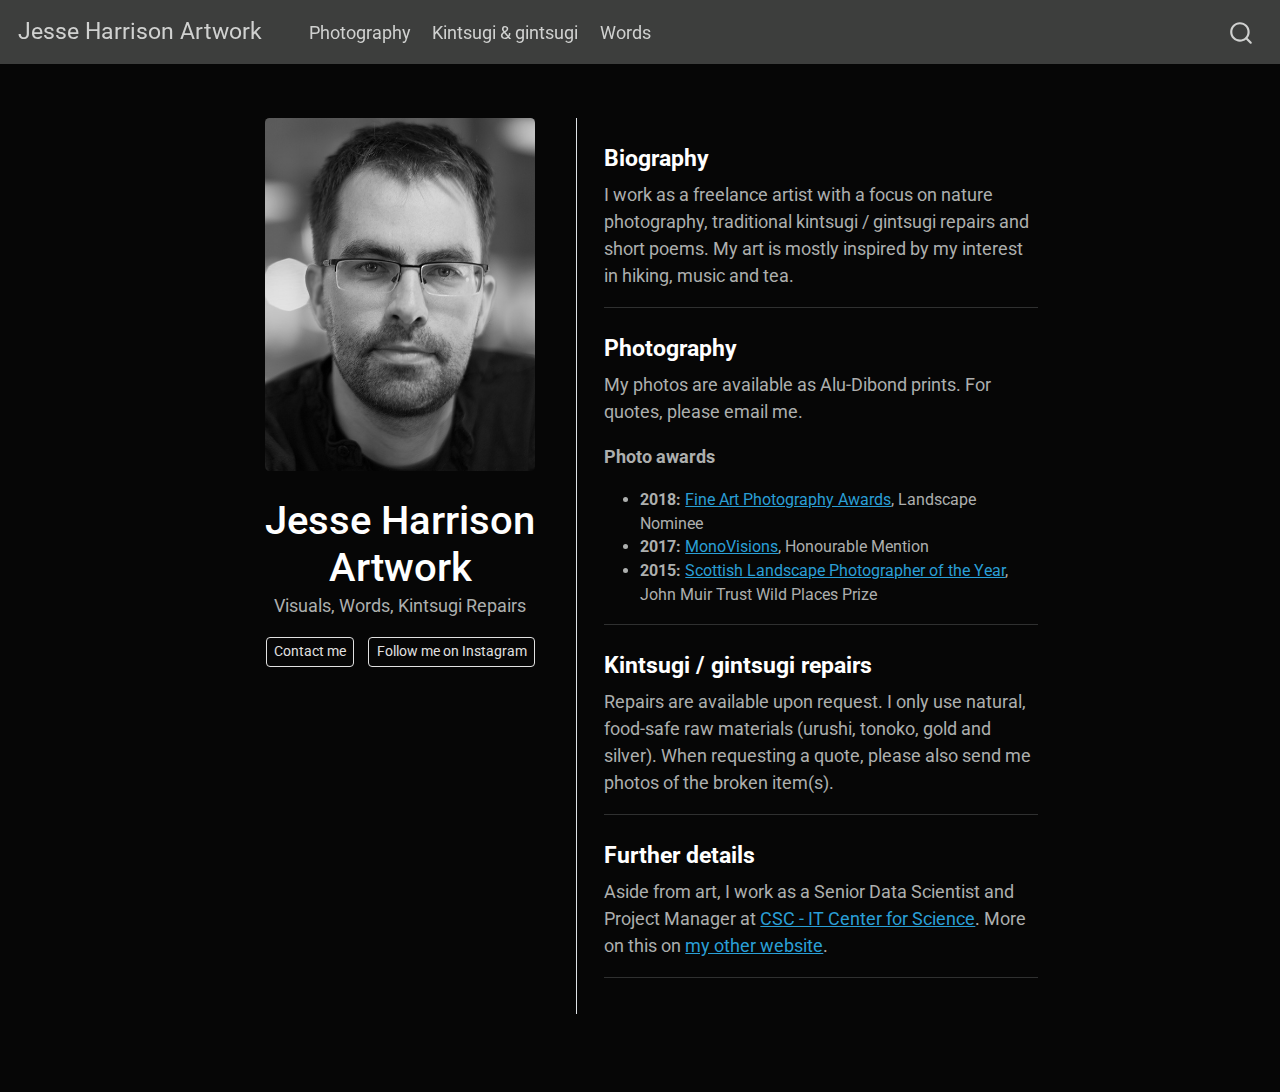
<file: docs/index.html>
<!DOCTYPE html>
<html xmlns="http://www.w3.org/1999/xhtml" lang="en" xml:lang="en"><head>

<meta charset="utf-8">
<meta name="generator" content="quarto-1.2.335">

<meta name="viewport" content="width=device-width, initial-scale=1.0, user-scalable=yes">

<meta name="description" content="Visuals, Words, Kintsugi Repairs">

<title>Jesse Harrison Artwork</title>
<style>
code{white-space: pre-wrap;}
span.smallcaps{font-variant: small-caps;}
div.columns{display: flex; gap: min(4vw, 1.5em);}
div.column{flex: auto; overflow-x: auto;}
div.hanging-indent{margin-left: 1.5em; text-indent: -1.5em;}
ul.task-list{list-style: none;}
ul.task-list li input[type="checkbox"] {
  width: 0.8em;
  margin: 0 0.8em 0.2em -1.6em;
  vertical-align: middle;
}
</style>


<script src="site_libs/quarto-nav/quarto-nav.js"></script>
<script src="site_libs/quarto-nav/headroom.min.js"></script>
<script src="site_libs/clipboard/clipboard.min.js"></script>
<script src="site_libs/quarto-search/autocomplete.umd.js"></script>
<script src="site_libs/quarto-search/fuse.min.js"></script>
<script src="site_libs/quarto-search/quarto-search.js"></script>
<meta name="quarto:offset" content="./">
<script src="site_libs/quarto-html/quarto.js"></script>
<script src="site_libs/quarto-html/popper.min.js"></script>
<script src="site_libs/quarto-html/tippy.umd.min.js"></script>
<link href="site_libs/quarto-html/tippy.css" rel="stylesheet">
<link href="site_libs/quarto-html/quarto-syntax-highlighting-dark.css" rel="stylesheet" id="quarto-text-highlighting-styles">
<script src="site_libs/bootstrap/bootstrap.min.js"></script>
<link href="site_libs/bootstrap/bootstrap-icons.css" rel="stylesheet">
<link href="site_libs/bootstrap/bootstrap.min.css" rel="stylesheet" id="quarto-bootstrap" data-mode="dark">
<script id="quarto-search-options" type="application/json">{
  "location": "navbar",
  "copy-button": false,
  "collapse-after": 3,
  "panel-placement": "end",
  "type": "overlay",
  "limit": 20,
  "language": {
    "search-no-results-text": "No results",
    "search-matching-documents-text": "matching documents",
    "search-copy-link-title": "Copy link to search",
    "search-hide-matches-text": "Hide additional matches",
    "search-more-match-text": "more match in this document",
    "search-more-matches-text": "more matches in this document",
    "search-clear-button-title": "Clear",
    "search-detached-cancel-button-title": "Cancel",
    "search-submit-button-title": "Submit"
  }
}</script>


<link rel="stylesheet" href="styles.css">
</head>

<body class="nav-fixed fullcontent">

<div id="quarto-search-results"></div>
  <header id="quarto-header" class="headroom fixed-top">
    <nav class="navbar navbar-expand-lg navbar-dark ">
      <div class="navbar-container container-fluid">
      <div class="navbar-brand-container">
    <a class="navbar-brand" href="./index.html">
    <span class="navbar-title">Jesse Harrison Artwork</span>
    </a>
  </div>
          <button class="navbar-toggler" type="button" data-bs-toggle="collapse" data-bs-target="#navbarCollapse" aria-controls="navbarCollapse" aria-expanded="false" aria-label="Toggle navigation" onclick="if (window.quartoToggleHeadroom) { window.quartoToggleHeadroom(); }">
  <span class="navbar-toggler-icon"></span>
</button>
          <div class="collapse navbar-collapse" id="navbarCollapse">
            <ul class="navbar-nav navbar-nav-scroll me-auto">
  <li class="nav-item">
    <a class="nav-link" href="./photography.html">
 <span class="menu-text">Photography</span></a>
  </li>  
  <li class="nav-item">
    <a class="nav-link" href="./kintsugi.html">
 <span class="menu-text">Kintsugi &amp; gintsugi</span></a>
  </li>  
  <li class="nav-item">
    <a class="nav-link" href="./words.html">
 <span class="menu-text">Words</span></a>
  </li>  
</ul>
              <div id="quarto-search" class="" title="Search"></div>
          </div> <!-- /navcollapse -->
      </div> <!-- /container-fluid -->
    </nav>
</header>
<!-- content -->
<div id="quarto-content" class="quarto-container page-columns page-rows-contents page-layout-article page-navbar">
<!-- sidebar -->
<!-- margin-sidebar -->
    
<!-- main -->
<div class="quarto-about-trestles">
  <div class="about-entity">
    <img src="static/prof_pic.jpg" class="about-image
  rounded " style="width: 15em;">
<header id="title-block-header" class="quarto-title-block default">
<div class="quarto-title">
<h1 class="title">Jesse Harrison Artwork</h1>
</div>
<div>
  <div class="description">
    Visuals, Words, Kintsugi Repairs
  </div>
</div>
<div class="quarto-title-meta">
  </div>
</header>
    <div class="about-links">
  <a href="mailto:info@jesse-harrison.com" class="about-link">
     <span class="about-link-text">Contact me</span>
  </a>
  <a href="http://instagram.com/jesseharrisonart/" class="about-link">
     <span class="about-link-text">Follow me on Instagram</span>
  </a>
</div>
  </div>
  <div class="about-contents"><main class="content" id="quarto-document-content">
<section id="biography" class="level4">
<h4 data-anchor-id="biography"><strong>Biography</strong></h4>
<p>I work as a freelance artist with a focus on nature photography, traditional kintsugi / gintsugi repairs and short poems. My art is mostly inspired by my interest in hiking, music and tea.</p>
<hr>
</section>
<section id="photography" class="level4">
<h4 data-anchor-id="photography"><strong>Photography</strong></h4>
<p>My photos are available as Alu-Dibond prints. For quotes, please email me.</p>
<p><strong>Photo awards</strong></p>
<p><small></small></p><small>
<ul>
<li><strong>2018:</strong> <a href="https://fineartphotoawards.com/">Fine Art Photography Awards</a>, Landscape Nominee</li>
<li><strong>2017:</strong> <a href="https://monovisionsawards.com/">MonoVisions</a>, Honourable Mention</li>
<li><strong>2015:</strong> <a href="https://slpoty.co.uk/">Scottish Landscape Photographer of the Year</a>, John Muir Trust Wild Places Prize</li>
</ul>
</small><p><small></small></p>
<hr>
</section>
<section id="kintsugi-gintsugi-repairs" class="level4">
<h4 data-anchor-id="kintsugi-gintsugi-repairs"><strong>Kintsugi / gintsugi repairs</strong></h4>
<p>Repairs are available upon request. I only use natural, food-safe raw materials (urushi, tonoko, gold and silver). When requesting a quote, please also send me photos of the broken item(s).</p>
<hr>
</section>
<section id="further-details" class="level4">
<h4 data-anchor-id="further-details"><strong>Further details</strong></h4>
<p>Aside from art, I work as a Senior Data Scientist and Project Manager at <a href="https://www.csc.fi/en/">CSC - IT Center for Science</a>. More on this on <a href="https://jessepharrison.github.io/">my other website</a>.</p>
<hr>


</section>
</main></div>
</div>
 <!-- /main -->
<script id="quarto-html-after-body" type="application/javascript">
window.document.addEventListener("DOMContentLoaded", function (event) {
  const toggleBodyColorMode = (bsSheetEl) => {
    const mode = bsSheetEl.getAttribute("data-mode");
    const bodyEl = window.document.querySelector("body");
    if (mode === "dark") {
      bodyEl.classList.add("quarto-dark");
      bodyEl.classList.remove("quarto-light");
    } else {
      bodyEl.classList.add("quarto-light");
      bodyEl.classList.remove("quarto-dark");
    }
  }
  const toggleBodyColorPrimary = () => {
    const bsSheetEl = window.document.querySelector("link#quarto-bootstrap");
    if (bsSheetEl) {
      toggleBodyColorMode(bsSheetEl);
    }
  }
  toggleBodyColorPrimary();  
  const clipboard = new window.ClipboardJS('.code-copy-button', {
    target: function(trigger) {
      return trigger.previousElementSibling;
    }
  });
  clipboard.on('success', function(e) {
    // button target
    const button = e.trigger;
    // don't keep focus
    button.blur();
    // flash "checked"
    button.classList.add('code-copy-button-checked');
    var currentTitle = button.getAttribute("title");
    button.setAttribute("title", "Copied!");
    let tooltip;
    if (window.bootstrap) {
      button.setAttribute("data-bs-toggle", "tooltip");
      button.setAttribute("data-bs-placement", "left");
      button.setAttribute("data-bs-title", "Copied!");
      tooltip = new bootstrap.Tooltip(button, 
        { trigger: "manual", 
          customClass: "code-copy-button-tooltip",
          offset: [0, -8]});
      tooltip.show();    
    }
    setTimeout(function() {
      if (tooltip) {
        tooltip.hide();
        button.removeAttribute("data-bs-title");
        button.removeAttribute("data-bs-toggle");
        button.removeAttribute("data-bs-placement");
      }
      button.setAttribute("title", currentTitle);
      button.classList.remove('code-copy-button-checked');
    }, 1000);
    // clear code selection
    e.clearSelection();
  });
  function tippyHover(el, contentFn) {
    const config = {
      allowHTML: true,
      content: contentFn,
      maxWidth: 500,
      delay: 100,
      arrow: false,
      appendTo: function(el) {
          return el.parentElement;
      },
      interactive: true,
      interactiveBorder: 10,
      theme: 'quarto',
      placement: 'bottom-start'
    };
    window.tippy(el, config); 
  }
  const noterefs = window.document.querySelectorAll('a[role="doc-noteref"]');
  for (var i=0; i<noterefs.length; i++) {
    const ref = noterefs[i];
    tippyHover(ref, function() {
      // use id or data attribute instead here
      let href = ref.getAttribute('data-footnote-href') || ref.getAttribute('href');
      try { href = new URL(href).hash; } catch {}
      const id = href.replace(/^#\/?/, "");
      const note = window.document.getElementById(id);
      return note.innerHTML;
    });
  }
  const findCites = (el) => {
    const parentEl = el.parentElement;
    if (parentEl) {
      const cites = parentEl.dataset.cites;
      if (cites) {
        return {
          el,
          cites: cites.split(' ')
        };
      } else {
        return findCites(el.parentElement)
      }
    } else {
      return undefined;
    }
  };
  var bibliorefs = window.document.querySelectorAll('a[role="doc-biblioref"]');
  for (var i=0; i<bibliorefs.length; i++) {
    const ref = bibliorefs[i];
    const citeInfo = findCites(ref);
    if (citeInfo) {
      tippyHover(citeInfo.el, function() {
        var popup = window.document.createElement('div');
        citeInfo.cites.forEach(function(cite) {
          var citeDiv = window.document.createElement('div');
          citeDiv.classList.add('hanging-indent');
          citeDiv.classList.add('csl-entry');
          var biblioDiv = window.document.getElementById('ref-' + cite);
          if (biblioDiv) {
            citeDiv.innerHTML = biblioDiv.innerHTML;
          }
          popup.appendChild(citeDiv);
        });
        return popup.innerHTML;
      });
    }
  }
});
</script>
</div> <!-- /content -->



</body></html>
</file>
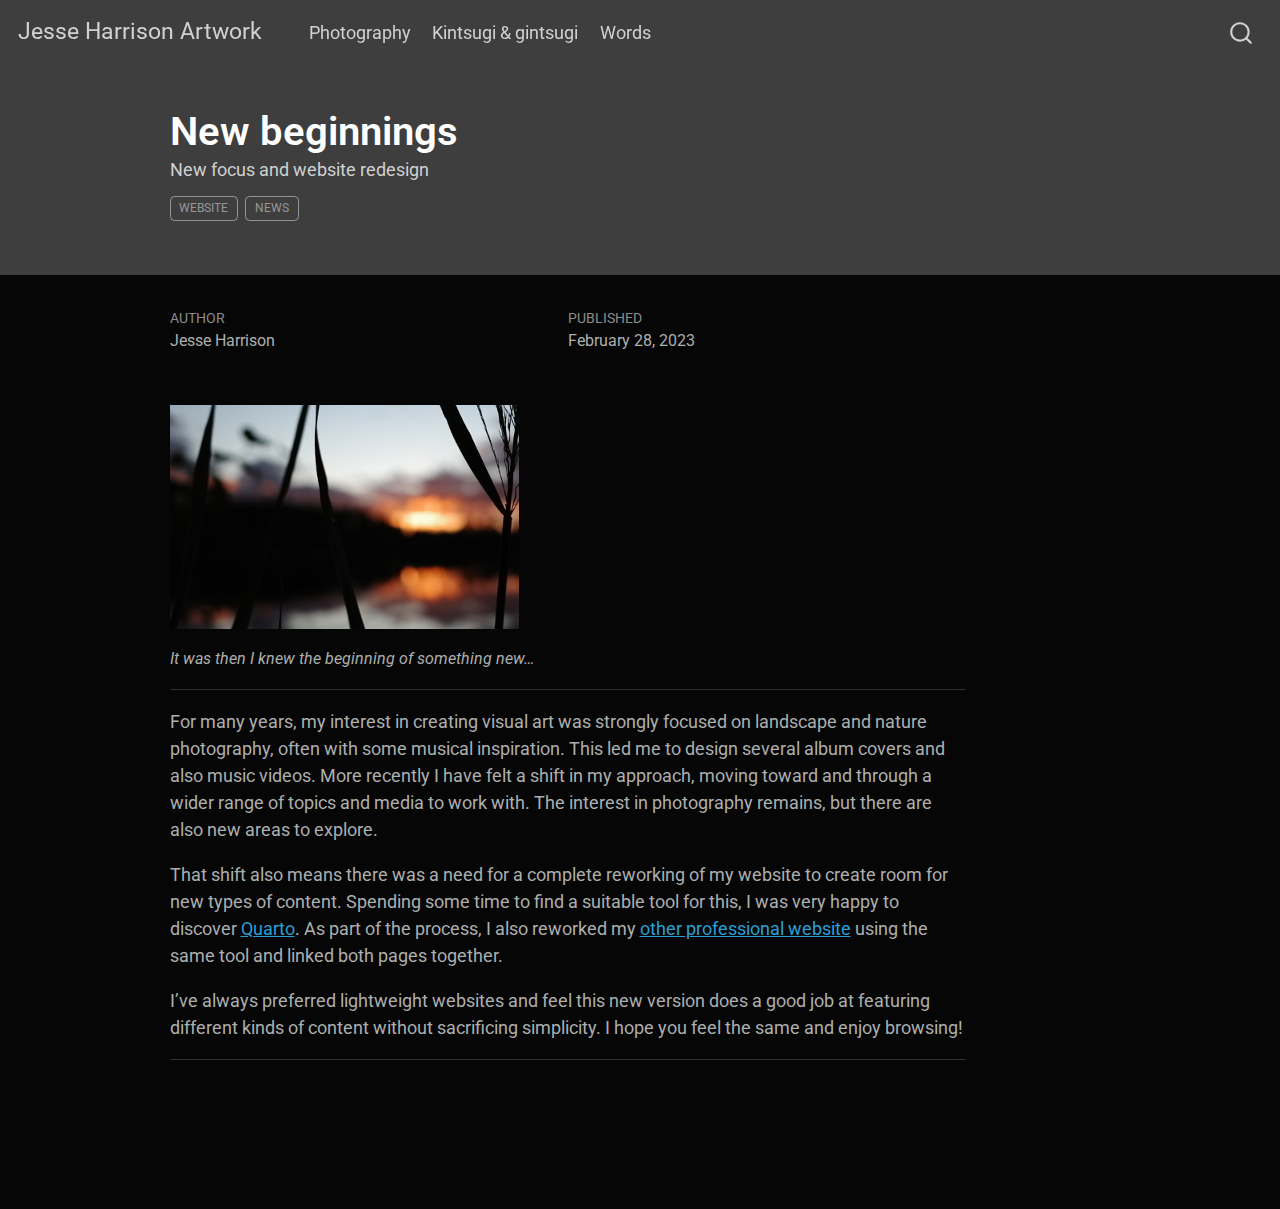
<file: docs/posts/new-beginnings/index.html>
<!DOCTYPE html>
<html xmlns="http://www.w3.org/1999/xhtml" lang="en" xml:lang="en"><head>

<meta charset="utf-8">
<meta name="generator" content="quarto-1.2.335">

<meta name="viewport" content="width=device-width, initial-scale=1.0, user-scalable=yes">

<meta name="author" content="Jesse Harrison">
<meta name="dcterms.date" content="2023-02-28">
<meta name="description" content="New focus and website redesign">

<title>Jesse Harrison Artwork - New beginnings</title>
<style>
code{white-space: pre-wrap;}
span.smallcaps{font-variant: small-caps;}
div.columns{display: flex; gap: min(4vw, 1.5em);}
div.column{flex: auto; overflow-x: auto;}
div.hanging-indent{margin-left: 1.5em; text-indent: -1.5em;}
ul.task-list{list-style: none;}
ul.task-list li input[type="checkbox"] {
  width: 0.8em;
  margin: 0 0.8em 0.2em -1.6em;
  vertical-align: middle;
}
</style>


<script src="../../site_libs/quarto-nav/quarto-nav.js"></script>
<script src="../../site_libs/quarto-nav/headroom.min.js"></script>
<script src="../../site_libs/clipboard/clipboard.min.js"></script>
<script src="../../site_libs/quarto-search/autocomplete.umd.js"></script>
<script src="../../site_libs/quarto-search/fuse.min.js"></script>
<script src="../../site_libs/quarto-search/quarto-search.js"></script>
<meta name="quarto:offset" content="../../">
<script src="../../site_libs/quarto-html/quarto.js"></script>
<script src="../../site_libs/quarto-html/popper.min.js"></script>
<script src="../../site_libs/quarto-html/tippy.umd.min.js"></script>
<script src="../../site_libs/quarto-html/anchor.min.js"></script>
<link href="../../site_libs/quarto-html/tippy.css" rel="stylesheet">
<link href="../../site_libs/quarto-html/quarto-syntax-highlighting-dark.css" rel="stylesheet" id="quarto-text-highlighting-styles">
<script src="../../site_libs/bootstrap/bootstrap.min.js"></script>
<link href="../../site_libs/bootstrap/bootstrap-icons.css" rel="stylesheet">
<link href="../../site_libs/bootstrap/bootstrap.min.css" rel="stylesheet" id="quarto-bootstrap" data-mode="dark">
<script id="quarto-search-options" type="application/json">{
  "location": "navbar",
  "copy-button": false,
  "collapse-after": 3,
  "panel-placement": "end",
  "type": "overlay",
  "limit": 20,
  "language": {
    "search-no-results-text": "No results",
    "search-matching-documents-text": "matching documents",
    "search-copy-link-title": "Copy link to search",
    "search-hide-matches-text": "Hide additional matches",
    "search-more-match-text": "more match in this document",
    "search-more-matches-text": "more matches in this document",
    "search-clear-button-title": "Clear",
    "search-detached-cancel-button-title": "Cancel",
    "search-submit-button-title": "Submit"
  }
}</script>


<link rel="stylesheet" href="../../styles.css">
</head>

<body class="nav-fixed">

<div id="quarto-search-results"></div>
  <header id="quarto-header" class="headroom fixed-top">
    <nav class="navbar navbar-expand-lg navbar-dark ">
      <div class="navbar-container container-fluid">
      <div class="navbar-brand-container">
    <a class="navbar-brand" href="../../index.html">
    <span class="navbar-title">Jesse Harrison Artwork</span>
    </a>
  </div>
          <button class="navbar-toggler" type="button" data-bs-toggle="collapse" data-bs-target="#navbarCollapse" aria-controls="navbarCollapse" aria-expanded="false" aria-label="Toggle navigation" onclick="if (window.quartoToggleHeadroom) { window.quartoToggleHeadroom(); }">
  <span class="navbar-toggler-icon"></span>
</button>
          <div class="collapse navbar-collapse" id="navbarCollapse">
            <ul class="navbar-nav navbar-nav-scroll me-auto">
  <li class="nav-item">
    <a class="nav-link" href="../../photography.html">
 <span class="menu-text">Photography</span></a>
  </li>  
  <li class="nav-item">
    <a class="nav-link" href="../../kintsugi.html">
 <span class="menu-text">Kintsugi &amp; gintsugi</span></a>
  </li>  
  <li class="nav-item">
    <a class="nav-link" href="../../words.html">
 <span class="menu-text">Words</span></a>
  </li>  
</ul>
              <div id="quarto-search" class="" title="Search"></div>
          </div> <!-- /navcollapse -->
      </div> <!-- /container-fluid -->
    </nav>
</header>
<!-- content -->
<header id="title-block-header" class="quarto-title-block default page-columns page-full">
  <div class="quarto-title-banner page-columns page-full">
    <div class="quarto-title column-body">
      <h1 class="title">New beginnings</h1>
                  <div>
        <div class="description">
          New focus and website redesign
        </div>
      </div>
                          <div class="quarto-categories">
                <div class="quarto-category">Website</div>
                <div class="quarto-category">News</div>
              </div>
                  </div>
  </div>
    
  
  <div class="quarto-title-meta">

      <div>
      <div class="quarto-title-meta-heading">Author</div>
      <div class="quarto-title-meta-contents">
               <p>Jesse Harrison </p>
            </div>
    </div>
      
      <div>
      <div class="quarto-title-meta-heading">Published</div>
      <div class="quarto-title-meta-contents">
        <p class="date">February 28, 2023</p>
      </div>
    </div>
    
      
    </div>
    
  
  </header><div id="quarto-content" class="quarto-container page-columns page-rows-contents page-layout-article page-navbar">
<!-- sidebar -->
<!-- margin-sidebar -->
    <div id="quarto-margin-sidebar" class="sidebar margin-sidebar">
        
    </div>
<!-- main -->
<main class="content quarto-banner-title-block" id="quarto-document-content">




<p><img src="beginnings.jpg"></p>
<p><small></small></p><small>
<p><em>It was then I knew the beginning of something new…</em></p>
</small><p><small></small></p>
<hr>
<p>For many years, my interest in creating visual art was strongly focused on landscape and nature photography, often with some musical inspiration. This led me to design several album covers and also music videos. More recently I have felt a shift in my approach, moving toward and through a wider range of topics and media to work with. The interest in photography remains, but there are also new areas to explore.</p>
<p>That shift also means there was a need for a complete reworking of my website to create room for new types of content. Spending some time to find a suitable tool for this, I was very happy to discover <a href="https://quarto.org/">Quarto</a>. As part of the process, I also reworked my <a href="https://jessepharrison.github.io/">other professional website</a> using the same tool and linked both pages together.</p>
<p>I’ve always preferred lightweight websites and feel this new version does a good job at featuring different kinds of content without sacrificing simplicity. I hope you feel the same and enjoy browsing!</p>
<hr>



</main> <!-- /main -->
<script id="quarto-html-after-body" type="application/javascript">
window.document.addEventListener("DOMContentLoaded", function (event) {
  const toggleBodyColorMode = (bsSheetEl) => {
    const mode = bsSheetEl.getAttribute("data-mode");
    const bodyEl = window.document.querySelector("body");
    if (mode === "dark") {
      bodyEl.classList.add("quarto-dark");
      bodyEl.classList.remove("quarto-light");
    } else {
      bodyEl.classList.add("quarto-light");
      bodyEl.classList.remove("quarto-dark");
    }
  }
  const toggleBodyColorPrimary = () => {
    const bsSheetEl = window.document.querySelector("link#quarto-bootstrap");
    if (bsSheetEl) {
      toggleBodyColorMode(bsSheetEl);
    }
  }
  toggleBodyColorPrimary();  
  const icon = "";
  const anchorJS = new window.AnchorJS();
  anchorJS.options = {
    placement: 'right',
    icon: icon
  };
  anchorJS.add('.anchored');
  const clipboard = new window.ClipboardJS('.code-copy-button', {
    target: function(trigger) {
      return trigger.previousElementSibling;
    }
  });
  clipboard.on('success', function(e) {
    // button target
    const button = e.trigger;
    // don't keep focus
    button.blur();
    // flash "checked"
    button.classList.add('code-copy-button-checked');
    var currentTitle = button.getAttribute("title");
    button.setAttribute("title", "Copied!");
    let tooltip;
    if (window.bootstrap) {
      button.setAttribute("data-bs-toggle", "tooltip");
      button.setAttribute("data-bs-placement", "left");
      button.setAttribute("data-bs-title", "Copied!");
      tooltip = new bootstrap.Tooltip(button, 
        { trigger: "manual", 
          customClass: "code-copy-button-tooltip",
          offset: [0, -8]});
      tooltip.show();    
    }
    setTimeout(function() {
      if (tooltip) {
        tooltip.hide();
        button.removeAttribute("data-bs-title");
        button.removeAttribute("data-bs-toggle");
        button.removeAttribute("data-bs-placement");
      }
      button.setAttribute("title", currentTitle);
      button.classList.remove('code-copy-button-checked');
    }, 1000);
    // clear code selection
    e.clearSelection();
  });
  function tippyHover(el, contentFn) {
    const config = {
      allowHTML: true,
      content: contentFn,
      maxWidth: 500,
      delay: 100,
      arrow: false,
      appendTo: function(el) {
          return el.parentElement;
      },
      interactive: true,
      interactiveBorder: 10,
      theme: 'quarto',
      placement: 'bottom-start'
    };
    window.tippy(el, config); 
  }
  const noterefs = window.document.querySelectorAll('a[role="doc-noteref"]');
  for (var i=0; i<noterefs.length; i++) {
    const ref = noterefs[i];
    tippyHover(ref, function() {
      // use id or data attribute instead here
      let href = ref.getAttribute('data-footnote-href') || ref.getAttribute('href');
      try { href = new URL(href).hash; } catch {}
      const id = href.replace(/^#\/?/, "");
      const note = window.document.getElementById(id);
      return note.innerHTML;
    });
  }
  const findCites = (el) => {
    const parentEl = el.parentElement;
    if (parentEl) {
      const cites = parentEl.dataset.cites;
      if (cites) {
        return {
          el,
          cites: cites.split(' ')
        };
      } else {
        return findCites(el.parentElement)
      }
    } else {
      return undefined;
    }
  };
  var bibliorefs = window.document.querySelectorAll('a[role="doc-biblioref"]');
  for (var i=0; i<bibliorefs.length; i++) {
    const ref = bibliorefs[i];
    const citeInfo = findCites(ref);
    if (citeInfo) {
      tippyHover(citeInfo.el, function() {
        var popup = window.document.createElement('div');
        citeInfo.cites.forEach(function(cite) {
          var citeDiv = window.document.createElement('div');
          citeDiv.classList.add('hanging-indent');
          citeDiv.classList.add('csl-entry');
          var biblioDiv = window.document.getElementById('ref-' + cite);
          if (biblioDiv) {
            citeDiv.innerHTML = biblioDiv.innerHTML;
          }
          popup.appendChild(citeDiv);
        });
        return popup.innerHTML;
      });
    }
  }
});
</script>
</div> <!-- /content -->



</body></html>
</file>
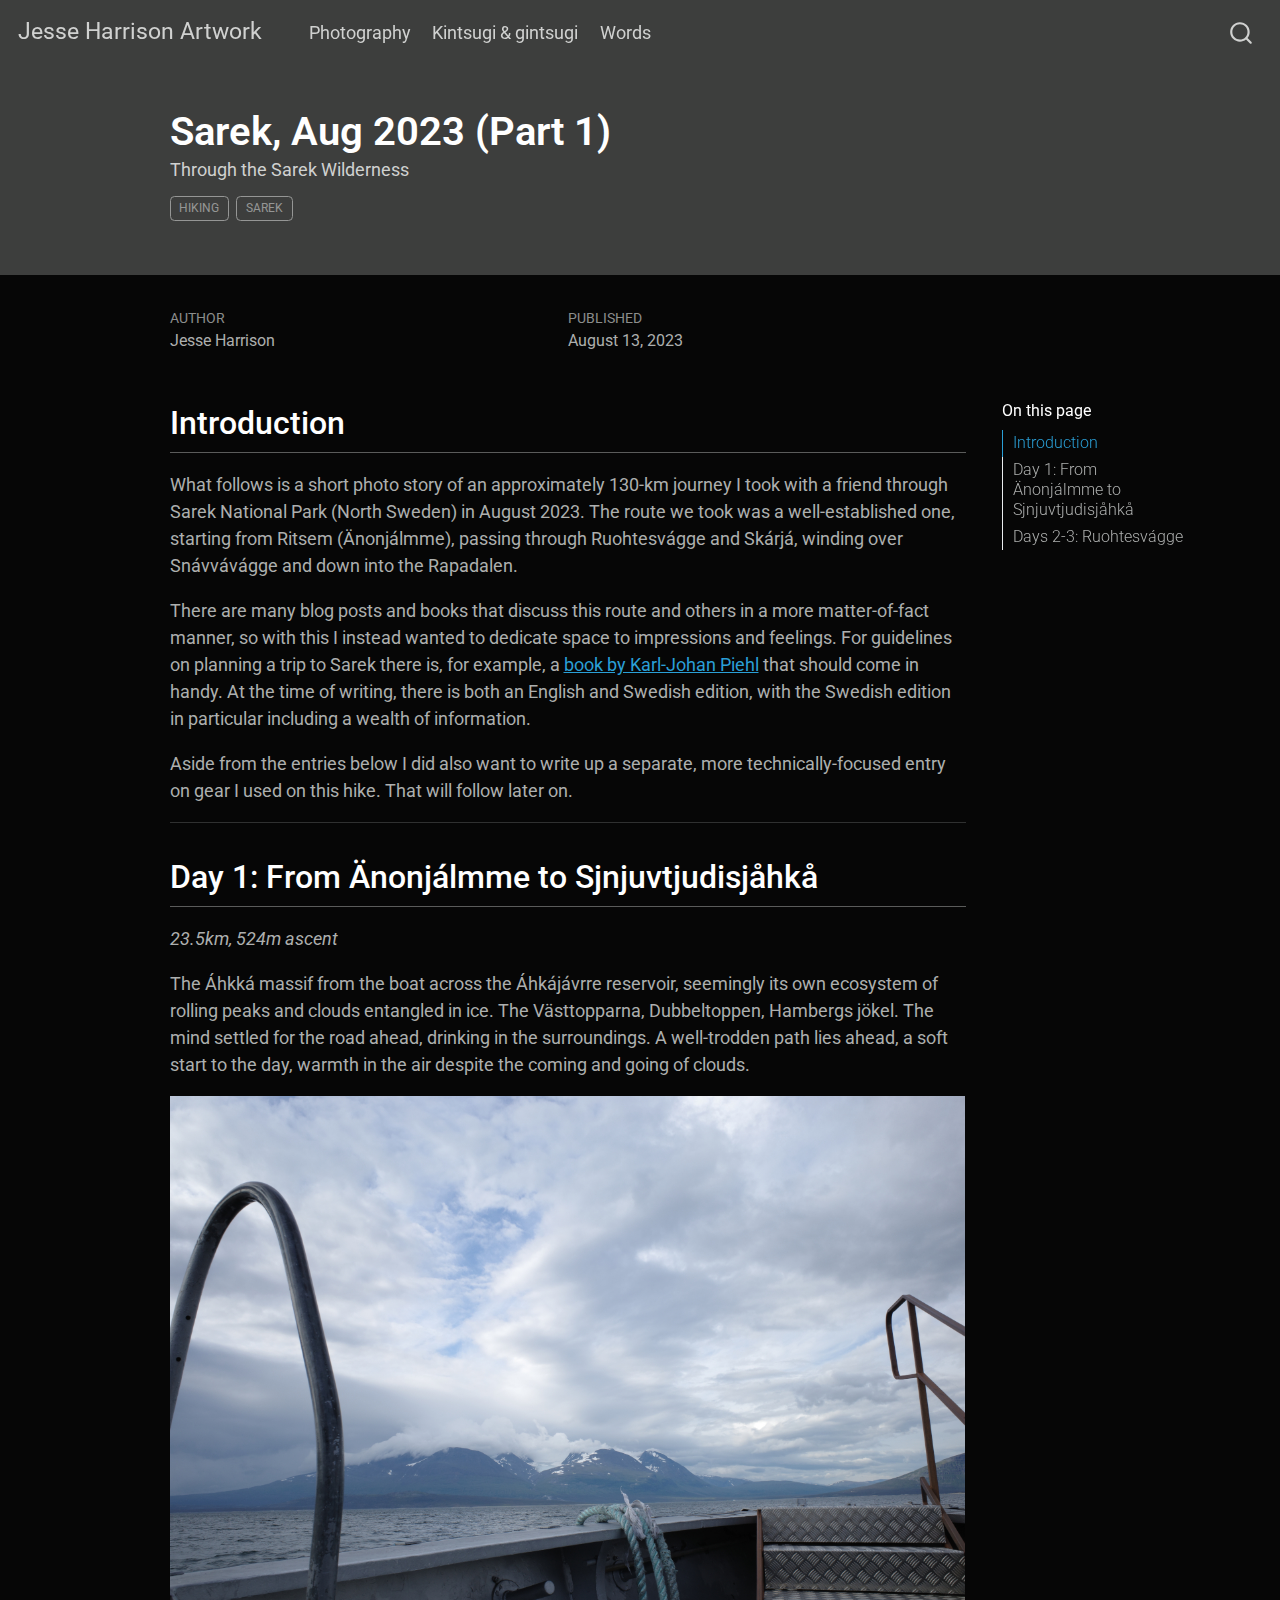
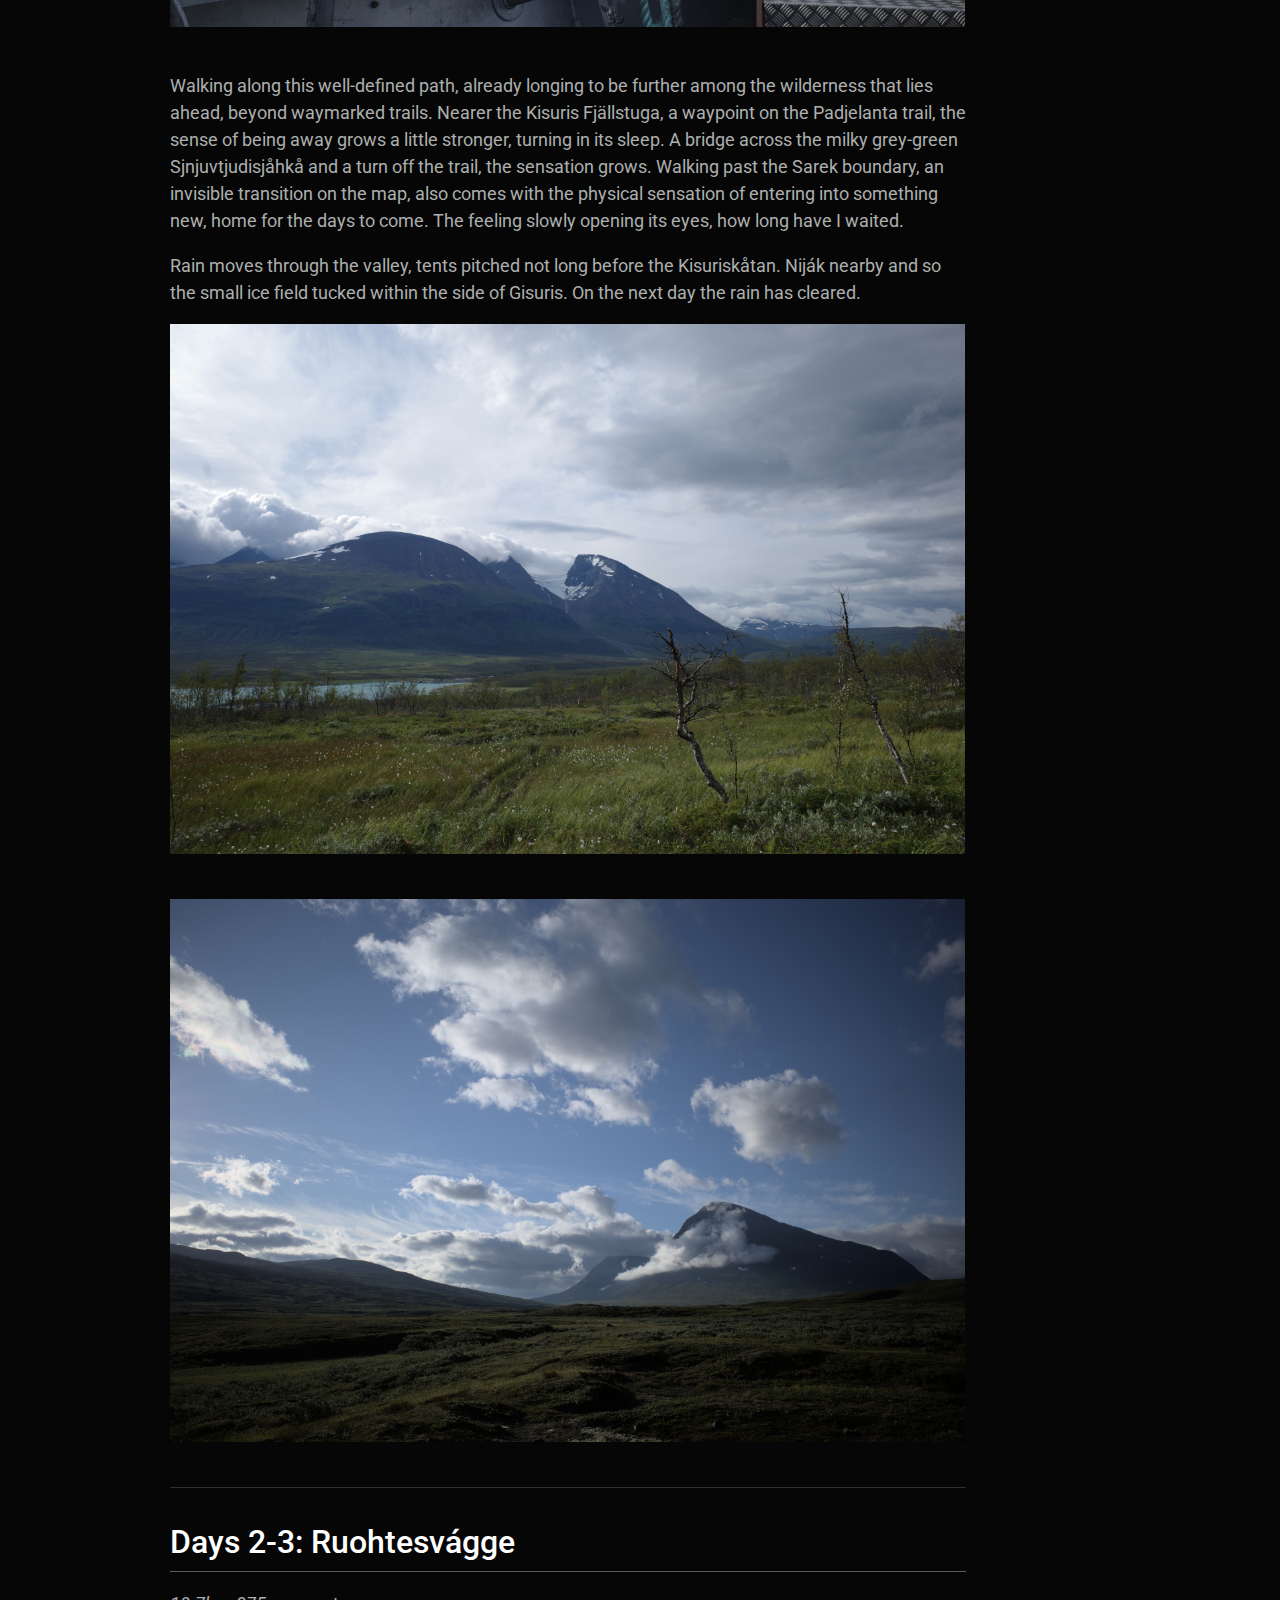
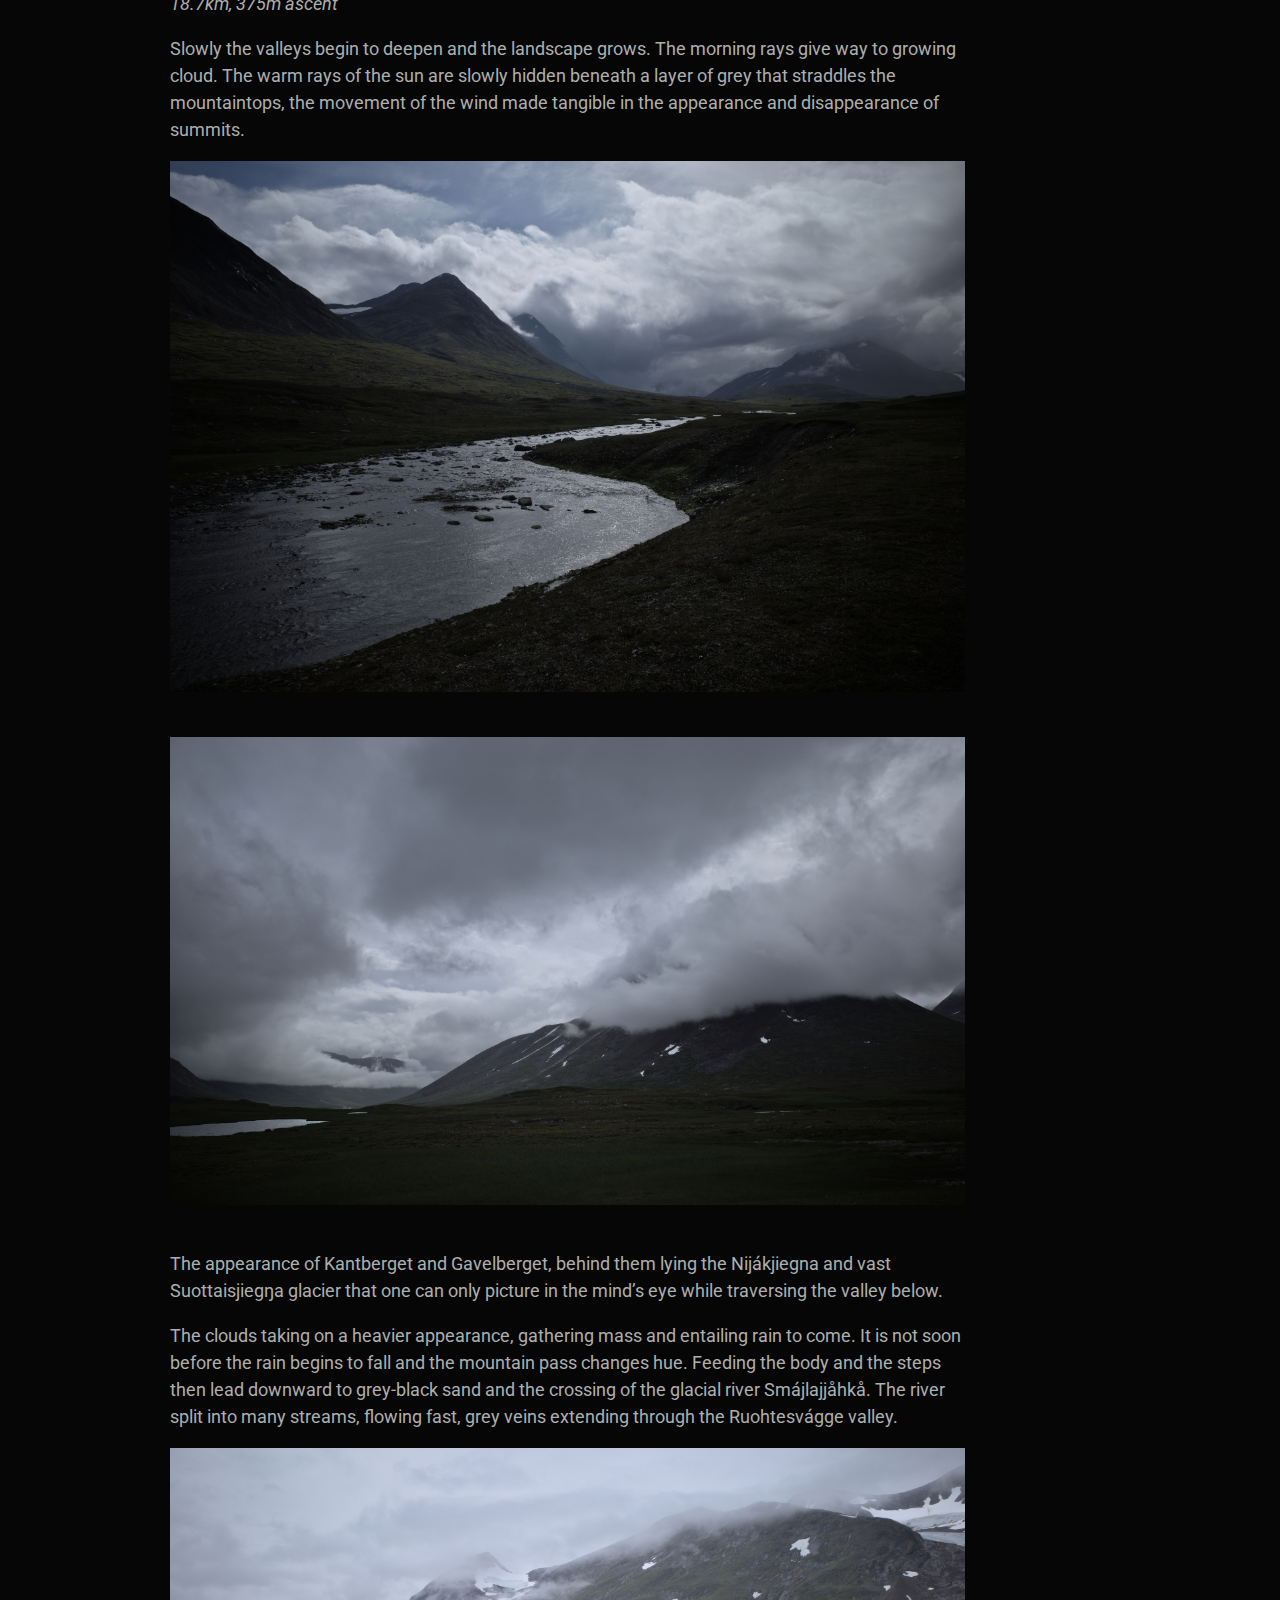
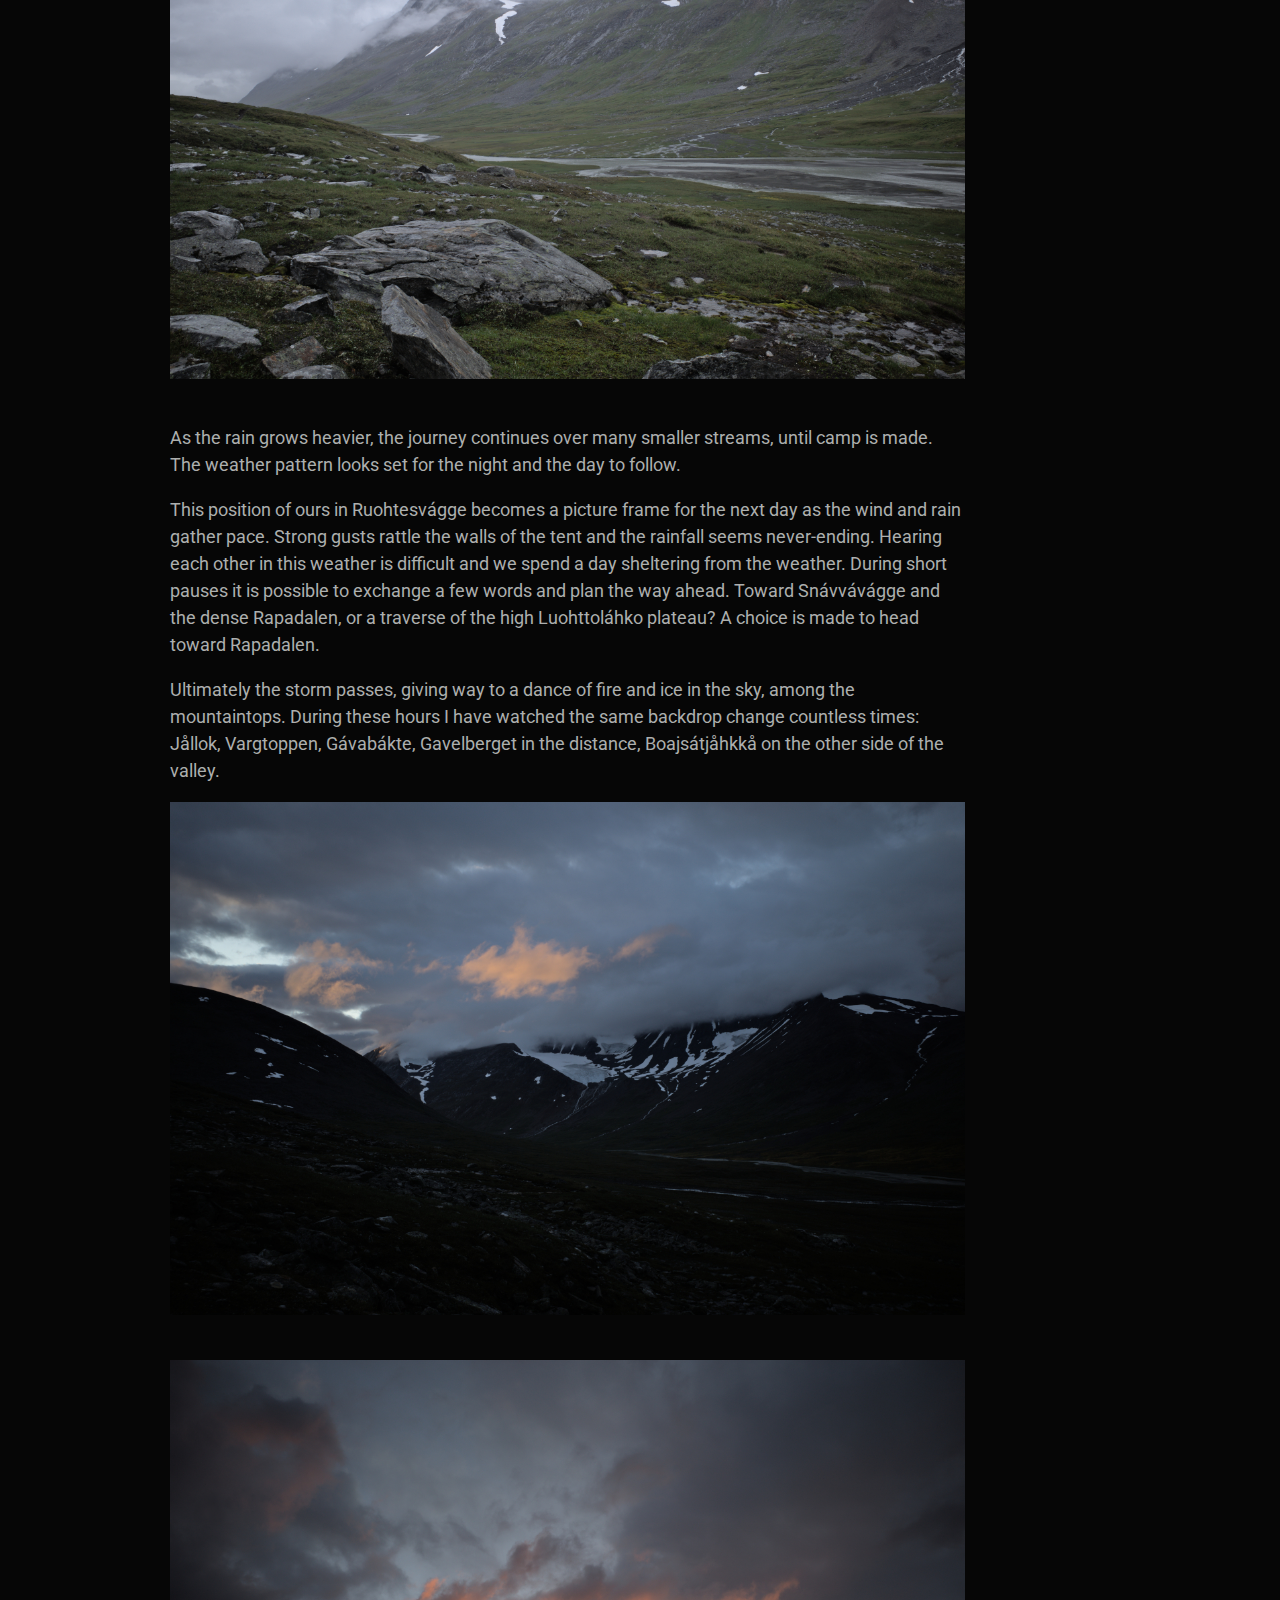
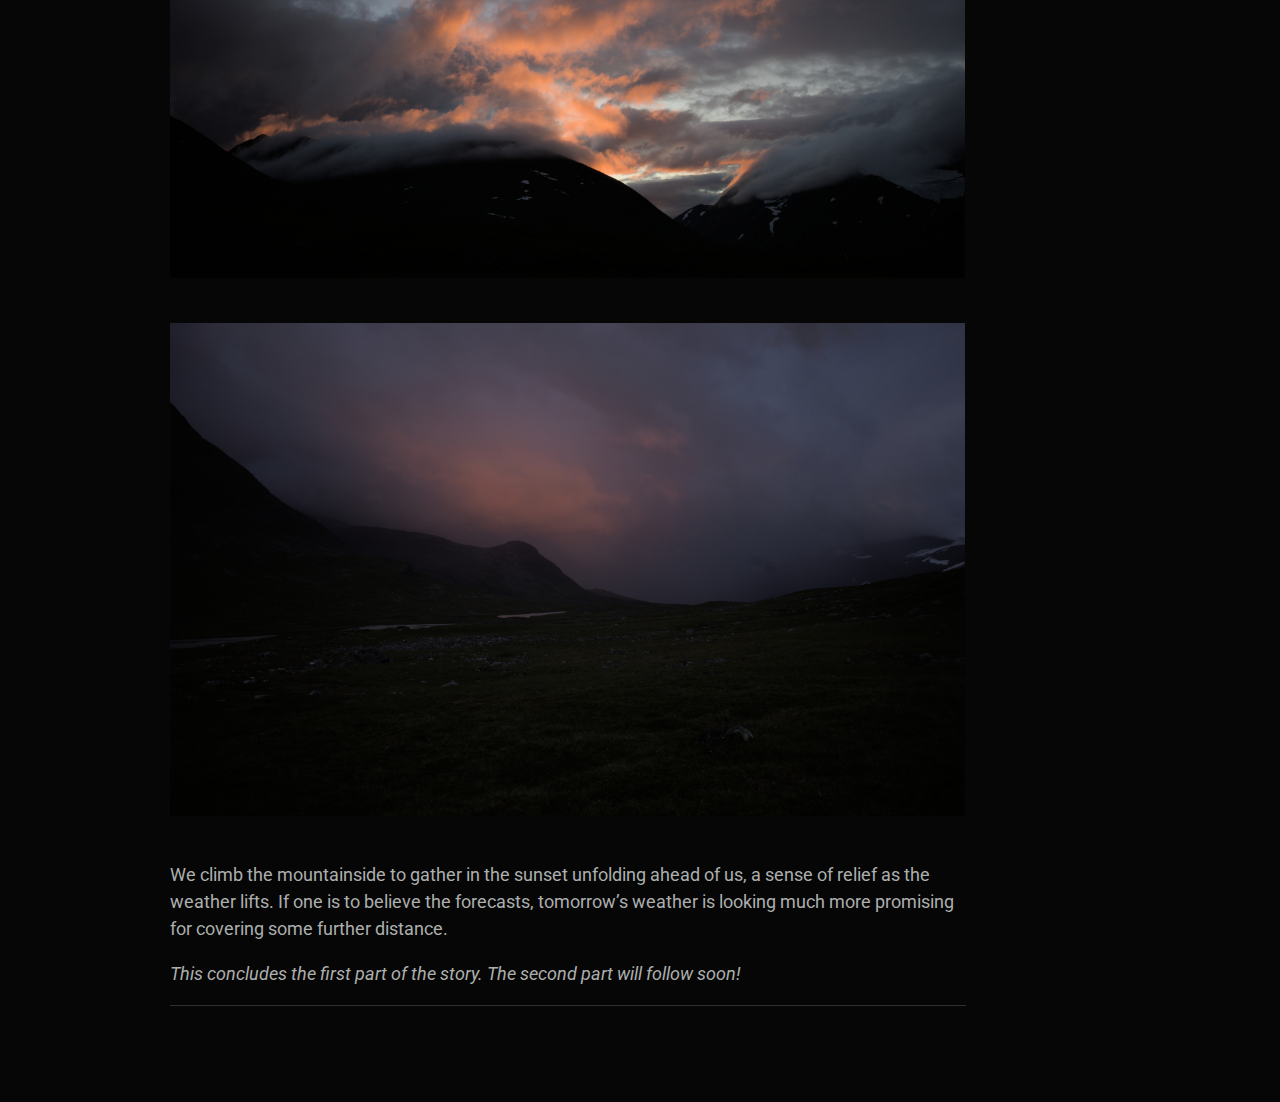
<file: docs/posts/sarek-23-pt1/index.html>
<!DOCTYPE html>
<html xmlns="http://www.w3.org/1999/xhtml" lang="en" xml:lang="en"><head>

<meta charset="utf-8">
<meta name="generator" content="quarto-1.2.335">

<meta name="viewport" content="width=device-width, initial-scale=1.0, user-scalable=yes">

<meta name="author" content="Jesse Harrison">
<meta name="dcterms.date" content="2023-08-13">
<meta name="description" content="Through the Sarek Wilderness">

<title>Jesse Harrison Artwork - Sarek, Aug 2023 (Part 1)</title>
<style>
code{white-space: pre-wrap;}
span.smallcaps{font-variant: small-caps;}
div.columns{display: flex; gap: min(4vw, 1.5em);}
div.column{flex: auto; overflow-x: auto;}
div.hanging-indent{margin-left: 1.5em; text-indent: -1.5em;}
ul.task-list{list-style: none;}
ul.task-list li input[type="checkbox"] {
  width: 0.8em;
  margin: 0 0.8em 0.2em -1.6em;
  vertical-align: middle;
}
</style>


<script src="../../site_libs/quarto-nav/quarto-nav.js"></script>
<script src="../../site_libs/quarto-nav/headroom.min.js"></script>
<script src="../../site_libs/clipboard/clipboard.min.js"></script>
<script src="../../site_libs/quarto-search/autocomplete.umd.js"></script>
<script src="../../site_libs/quarto-search/fuse.min.js"></script>
<script src="../../site_libs/quarto-search/quarto-search.js"></script>
<meta name="quarto:offset" content="../../">
<script src="../../site_libs/quarto-html/quarto.js"></script>
<script src="../../site_libs/quarto-html/popper.min.js"></script>
<script src="../../site_libs/quarto-html/tippy.umd.min.js"></script>
<script src="../../site_libs/quarto-html/anchor.min.js"></script>
<link href="../../site_libs/quarto-html/tippy.css" rel="stylesheet">
<link href="../../site_libs/quarto-html/quarto-syntax-highlighting-dark.css" rel="stylesheet" id="quarto-text-highlighting-styles">
<script src="../../site_libs/bootstrap/bootstrap.min.js"></script>
<link href="../../site_libs/bootstrap/bootstrap-icons.css" rel="stylesheet">
<link href="../../site_libs/bootstrap/bootstrap.min.css" rel="stylesheet" id="quarto-bootstrap" data-mode="dark">
<script src="../../site_libs/quarto-contrib/glightbox/glightbox.min.js"></script>
<link href="../../site_libs/quarto-contrib/glightbox/glightbox.min.css" rel="stylesheet">
<link href="../../site_libs/quarto-contrib/glightbox/lightbox.css" rel="stylesheet">
<script id="quarto-search-options" type="application/json">{
  "location": "navbar",
  "copy-button": false,
  "collapse-after": 3,
  "panel-placement": "end",
  "type": "overlay",
  "limit": 20,
  "language": {
    "search-no-results-text": "No results",
    "search-matching-documents-text": "matching documents",
    "search-copy-link-title": "Copy link to search",
    "search-hide-matches-text": "Hide additional matches",
    "search-more-match-text": "more match in this document",
    "search-more-matches-text": "more matches in this document",
    "search-clear-button-title": "Clear",
    "search-detached-cancel-button-title": "Cancel",
    "search-submit-button-title": "Submit"
  }
}</script>


<link rel="stylesheet" href="../../styles.css">
</head>

<body class="nav-fixed">

<div id="quarto-search-results"></div>
  <header id="quarto-header" class="headroom fixed-top">
    <nav class="navbar navbar-expand-lg navbar-dark ">
      <div class="navbar-container container-fluid">
      <div class="navbar-brand-container">
    <a class="navbar-brand" href="../../index.html">
    <span class="navbar-title">Jesse Harrison Artwork</span>
    </a>
  </div>
          <button class="navbar-toggler" type="button" data-bs-toggle="collapse" data-bs-target="#navbarCollapse" aria-controls="navbarCollapse" aria-expanded="false" aria-label="Toggle navigation" onclick="if (window.quartoToggleHeadroom) { window.quartoToggleHeadroom(); }">
  <span class="navbar-toggler-icon"></span>
</button>
          <div class="collapse navbar-collapse" id="navbarCollapse">
            <ul class="navbar-nav navbar-nav-scroll me-auto">
  <li class="nav-item">
    <a class="nav-link" href="../../photography.html">
 <span class="menu-text">Photography</span></a>
  </li>  
  <li class="nav-item">
    <a class="nav-link" href="../../kintsugi.html">
 <span class="menu-text">Kintsugi &amp; gintsugi</span></a>
  </li>  
  <li class="nav-item">
    <a class="nav-link" href="../../words.html">
 <span class="menu-text">Words</span></a>
  </li>  
</ul>
              <div id="quarto-search" class="" title="Search"></div>
          </div> <!-- /navcollapse -->
      </div> <!-- /container-fluid -->
    </nav>
</header>
<!-- content -->
<header id="title-block-header" class="quarto-title-block default page-columns page-full">
  <div class="quarto-title-banner page-columns page-full">
    <div class="quarto-title column-body">
      <h1 class="title">Sarek, Aug 2023 (Part 1)</h1>
                  <div>
        <div class="description">
          Through the Sarek Wilderness
        </div>
      </div>
                          <div class="quarto-categories">
                <div class="quarto-category">Hiking</div>
                <div class="quarto-category">Sarek</div>
              </div>
                  </div>
  </div>
    
  
  <div class="quarto-title-meta">

      <div>
      <div class="quarto-title-meta-heading">Author</div>
      <div class="quarto-title-meta-contents">
               <p>Jesse Harrison </p>
            </div>
    </div>
      
      <div>
      <div class="quarto-title-meta-heading">Published</div>
      <div class="quarto-title-meta-contents">
        <p class="date">August 13, 2023</p>
      </div>
    </div>
    
      
    </div>
    
  
  </header><div id="quarto-content" class="quarto-container page-columns page-rows-contents page-layout-article page-navbar">
<!-- sidebar -->
<!-- margin-sidebar -->
    <div id="quarto-margin-sidebar" class="sidebar margin-sidebar">
        <nav id="TOC" role="doc-toc" class="toc-active">
    <h2 id="toc-title">On this page</h2>
   
  <ul>
  <li><a href="#introduction" id="toc-introduction" class="nav-link active" data-scroll-target="#introduction">Introduction</a></li>
  <li><a href="#day-1-from-änonjálmme-to-sjnjuvtjudisjåhkå" id="toc-day-1-from-änonjálmme-to-sjnjuvtjudisjåhkå" class="nav-link" data-scroll-target="#day-1-from-änonjálmme-to-sjnjuvtjudisjåhkå">Day 1: From Änonjálmme to Sjnjuvtjudisjåhkå</a></li>
  <li><a href="#days-2-3-ruohtesvágge" id="toc-days-2-3-ruohtesvágge" class="nav-link" data-scroll-target="#days-2-3-ruohtesvágge">Days 2-3: Ruohtesvágge</a></li>
  </ul>
</nav>
    </div>
<!-- main -->
<main class="content quarto-banner-title-block" id="quarto-document-content">




<section id="introduction" class="level2">
<h2 class="anchored" data-anchor-id="introduction">Introduction</h2>
<p>What follows is a short photo story of an approximately 130-km journey I took with a friend through Sarek National Park (North Sweden) in August 2023. The route we took was a well-established one, starting from Ritsem (Änonjálmme), passing through Ruohtesvágge and Skárjá, winding over Snávvávágge and down into the Rapadalen.</p>
<p>There are many blog posts and books that discuss this route and others in a more matter-of-fact manner, so with this I instead wanted to dedicate space to impressions and feelings. For guidelines on planning a trip to Sarek there is, for example, a <a href="https://sareknationalpark.wordpress.com/order/">book by Karl-Johan Piehl</a> that should come in handy. At the time of writing, there is both an English and Swedish edition, with the Swedish edition in particular including a wealth of information.</p>
<p>Aside from the entries below I did also want to write up a separate, more technically-focused entry on gear I used on this hike. That will follow later on.</p>
<hr>
</section>
<section id="day-1-from-änonjálmme-to-sjnjuvtjudisjåhkå" class="level2">
<h2 class="anchored" data-anchor-id="day-1-from-änonjálmme-to-sjnjuvtjudisjåhkå">Day 1: From Änonjálmme to Sjnjuvtjudisjåhkå</h2>
<p><em>23.5km, 524m ascent</em></p>
<p>The Áhkká massif from the boat across the Áhkájávrre reservoir, seemingly its own ecosystem of rolling peaks and clouds entangled in ice. The Västtopparna, Dubbeltoppen, Hambergs jökel. The mind settled for the road ahead, drinking in the surroundings. A well-trodden path lies ahead, a soft start to the day, warmth in the air despite the coming and going of clouds.</p>
<div class="quarto-layout-panel">
<div class="quarto-layout-row quarto-layout-valign-top">
<div class="quarto-figure quarto-figure-center" style="flex-basis: 100.0%;justify-content: center;">
<figure class="figure">
<p><a href="boat.JPG" class="lightbox" data-gallery="elsewhere"><img src="boat.JPG" class="img-fluid figure-img"></a></p>
</figure>
</div>
</div>
</div>
<p>Walking along this well-defined path, already longing to be further among the wilderness that lies ahead, beyond waymarked trails. Nearer the Kisuris Fjällstuga, a waypoint on the Padjelanta trail, the sense of being away grows a little stronger, turning in its sleep. A bridge across the milky grey-green Sjnjuvtjudisjåhkå and a turn off the trail, the sensation grows. Walking past the Sarek boundary, an invisible transition on the map, also comes with the physical sensation of entering into something new, home for the days to come. The feeling slowly opening its eyes, how long have I waited.</p>
<p>Rain moves through the valley, tents pitched not long before the Kisuriskåtan. Niják nearby and so the small ice field tucked within the side of Gisuris. On the next day the rain has cleared.</p>
<div class="quarto-layout-panel">
<div class="quarto-layout-row quarto-layout-valign-top">
<div class="quarto-figure quarto-figure-center" style="flex-basis: 100.0%;justify-content: center;">
<figure class="figure">
<p><a href="ahkka.JPG" class="lightbox" data-gallery="elsewhere"><img src="ahkka.JPG" class="img-fluid figure-img"></a></p>
</figure>
</div>
</div>
</div>
<div class="quarto-layout-panel">
<div class="quarto-layout-row quarto-layout-valign-top">
<div class="quarto-figure quarto-figure-center" style="flex-basis: 100.0%;justify-content: center;">
<figure class="figure">
<p><a href="clouds.JPG" class="lightbox" data-gallery="elsewhere"><img src="clouds.JPG" class="img-fluid figure-img"></a></p>
</figure>
</div>
</div>
</div>
<hr>
</section>
<section id="days-2-3-ruohtesvágge" class="level2">
<h2 class="anchored" data-anchor-id="days-2-3-ruohtesvágge">Days 2-3: Ruohtesvágge</h2>
<p><em>18.7km, 375m ascent</em></p>
<p>Slowly the valleys begin to deepen and the landscape grows. The morning rays give way to growing cloud. The warm rays of the sun are slowly hidden beneath a layer of grey that straddles the mountaintops, the movement of the wind made tangible in the appearance and disappearance of summits.</p>
<div class="quarto-layout-panel">
<div class="quarto-layout-row quarto-layout-valign-top">
<div class="quarto-figure quarto-figure-center" style="flex-basis: 100.0%;justify-content: center;">
<figure class="figure">
<p><a href="ruohtes_entry2.JPG" class="lightbox" data-gallery="elsewhere"><img src="ruohtes_entry2.JPG" class="img-fluid figure-img"></a></p>
</figure>
</div>
</div>
</div>
<div class="quarto-layout-panel">
<div class="quarto-layout-row quarto-layout-valign-top">
<div class="quarto-figure quarto-figure-center" style="flex-basis: 100.0%;justify-content: center;">
<figure class="figure">
<p><a href="ruohtes_entry3.JPG" class="lightbox" data-gallery="elsewhere"><img src="ruohtes_entry3.JPG" class="img-fluid figure-img"></a></p>
</figure>
</div>
</div>
</div>
<p>The appearance of Kantberget and Gavelberget, behind them lying the Nijákjiegna and vast Suottaisjiegŋa glacier that one can only picture in the mind’s eye while traversing the valley below.</p>
<p>The clouds taking on a heavier appearance, gathering mass and entailing rain to come. It is not soon before the rain begins to fall and the mountain pass changes hue. Feeding the body and the steps then lead downward to grey-black sand and the crossing of the glacial river Smájlajjåhkå. The river split into many streams, flowing fast, grey veins extending through the Ruohtesvágge valley.</p>
<div class="quarto-layout-panel">
<div class="quarto-layout-row quarto-layout-valign-top">
<div class="quarto-figure quarto-figure-center" style="flex-basis: 100.0%;justify-content: center;">
<figure class="figure">
<p><a href="gavelberget.JPG" class="lightbox" data-gallery="elsewhere"><img src="gavelberget.JPG" class="img-fluid figure-img"></a></p>
</figure>
</div>
</div>
</div>
<p>As the rain grows heavier, the journey continues over many smaller streams, until camp is made. The weather pattern looks set for the night and the day to follow.</p>
<p>This position of ours in Ruohtesvágge becomes a picture frame for the next day as the wind and rain gather pace. Strong gusts rattle the walls of the tent and the rainfall seems never-ending. Hearing each other in this weather is difficult and we spend a day sheltering from the weather. During short pauses it is possible to exchange a few words and plan the way ahead. Toward Snávvávágge and the dense Rapadalen, or a traverse of the high Luohttoláhko plateau? A choice is made to head toward Rapadalen.</p>
<p>Ultimately the storm passes, giving way to a dance of fire and ice in the sky, among the mountaintops. During these hours I have watched the same backdrop change countless times: Jållok, Vargtoppen, Gávabákte, Gavelberget in the distance, Boajsátjåhkkå on the other side of the valley.</p>
<div class="quarto-layout-panel">
<div class="quarto-layout-row quarto-layout-valign-top">
<div class="quarto-figure quarto-figure-center" style="flex-basis: 100.0%;justify-content: center;">
<figure class="figure">
<p><a href="ruohtes_light3.JPG" class="lightbox" data-gallery="elsewhere"><img src="ruohtes_light3.JPG" class="img-fluid figure-img"></a></p>
</figure>
</div>
</div>
</div>
<div class="quarto-layout-panel">
<div class="quarto-layout-row quarto-layout-valign-top">
<div class="quarto-figure quarto-figure-center" style="flex-basis: 100.0%;justify-content: center;">
<figure class="figure">
<p><a href="ruohtes_light4.JPG" class="lightbox" data-gallery="elsewhere"><img src="ruohtes_light4.JPG" class="img-fluid figure-img"></a></p>
</figure>
</div>
</div>
</div>
<div class="quarto-layout-panel">
<div class="quarto-layout-row quarto-layout-valign-top">
<div class="quarto-figure quarto-figure-center" style="flex-basis: 100.0%;justify-content: center;">
<figure class="figure">
<p><a href="ruohtes_light5.JPG" class="lightbox" data-gallery="elsewhere"><img src="ruohtes_light5.JPG" class="img-fluid figure-img"></a></p>
</figure>
</div>
</div>
</div>
<p>We climb the mountainside to gather in the sunset unfolding ahead of us, a sense of relief as the weather lifts. If one is to believe the forecasts, tomorrow’s weather is looking much more promising for covering some further distance.</p>
<p><em>This concludes the first part of the story. The second part will follow soon!</em></p>
<hr>


</section>

</main> <!-- /main -->
<script id="quarto-html-after-body" type="application/javascript">
window.document.addEventListener("DOMContentLoaded", function (event) {
  const toggleBodyColorMode = (bsSheetEl) => {
    const mode = bsSheetEl.getAttribute("data-mode");
    const bodyEl = window.document.querySelector("body");
    if (mode === "dark") {
      bodyEl.classList.add("quarto-dark");
      bodyEl.classList.remove("quarto-light");
    } else {
      bodyEl.classList.add("quarto-light");
      bodyEl.classList.remove("quarto-dark");
    }
  }
  const toggleBodyColorPrimary = () => {
    const bsSheetEl = window.document.querySelector("link#quarto-bootstrap");
    if (bsSheetEl) {
      toggleBodyColorMode(bsSheetEl);
    }
  }
  toggleBodyColorPrimary();  
  const icon = "";
  const anchorJS = new window.AnchorJS();
  anchorJS.options = {
    placement: 'right',
    icon: icon
  };
  anchorJS.add('.anchored');
  const clipboard = new window.ClipboardJS('.code-copy-button', {
    target: function(trigger) {
      return trigger.previousElementSibling;
    }
  });
  clipboard.on('success', function(e) {
    // button target
    const button = e.trigger;
    // don't keep focus
    button.blur();
    // flash "checked"
    button.classList.add('code-copy-button-checked');
    var currentTitle = button.getAttribute("title");
    button.setAttribute("title", "Copied!");
    let tooltip;
    if (window.bootstrap) {
      button.setAttribute("data-bs-toggle", "tooltip");
      button.setAttribute("data-bs-placement", "left");
      button.setAttribute("data-bs-title", "Copied!");
      tooltip = new bootstrap.Tooltip(button, 
        { trigger: "manual", 
          customClass: "code-copy-button-tooltip",
          offset: [0, -8]});
      tooltip.show();    
    }
    setTimeout(function() {
      if (tooltip) {
        tooltip.hide();
        button.removeAttribute("data-bs-title");
        button.removeAttribute("data-bs-toggle");
        button.removeAttribute("data-bs-placement");
      }
      button.setAttribute("title", currentTitle);
      button.classList.remove('code-copy-button-checked');
    }, 1000);
    // clear code selection
    e.clearSelection();
  });
  function tippyHover(el, contentFn) {
    const config = {
      allowHTML: true,
      content: contentFn,
      maxWidth: 500,
      delay: 100,
      arrow: false,
      appendTo: function(el) {
          return el.parentElement;
      },
      interactive: true,
      interactiveBorder: 10,
      theme: 'quarto',
      placement: 'bottom-start'
    };
    window.tippy(el, config); 
  }
  const noterefs = window.document.querySelectorAll('a[role="doc-noteref"]');
  for (var i=0; i<noterefs.length; i++) {
    const ref = noterefs[i];
    tippyHover(ref, function() {
      // use id or data attribute instead here
      let href = ref.getAttribute('data-footnote-href') || ref.getAttribute('href');
      try { href = new URL(href).hash; } catch {}
      const id = href.replace(/^#\/?/, "");
      const note = window.document.getElementById(id);
      return note.innerHTML;
    });
  }
  const findCites = (el) => {
    const parentEl = el.parentElement;
    if (parentEl) {
      const cites = parentEl.dataset.cites;
      if (cites) {
        return {
          el,
          cites: cites.split(' ')
        };
      } else {
        return findCites(el.parentElement)
      }
    } else {
      return undefined;
    }
  };
  var bibliorefs = window.document.querySelectorAll('a[role="doc-biblioref"]');
  for (var i=0; i<bibliorefs.length; i++) {
    const ref = bibliorefs[i];
    const citeInfo = findCites(ref);
    if (citeInfo) {
      tippyHover(citeInfo.el, function() {
        var popup = window.document.createElement('div');
        citeInfo.cites.forEach(function(cite) {
          var citeDiv = window.document.createElement('div');
          citeDiv.classList.add('hanging-indent');
          citeDiv.classList.add('csl-entry');
          var biblioDiv = window.document.getElementById('ref-' + cite);
          if (biblioDiv) {
            citeDiv.innerHTML = biblioDiv.innerHTML;
          }
          popup.appendChild(citeDiv);
        });
        return popup.innerHTML;
      });
    }
  }
});
</script>
</div> <!-- /content -->
<script>var lightboxQuarto = GLightbox({"selector":".lightbox","openEffect":"zoom","closeEffect":"zoom","loop":true,"descPosition":"bottom"});</script>



</body></html>
</file>
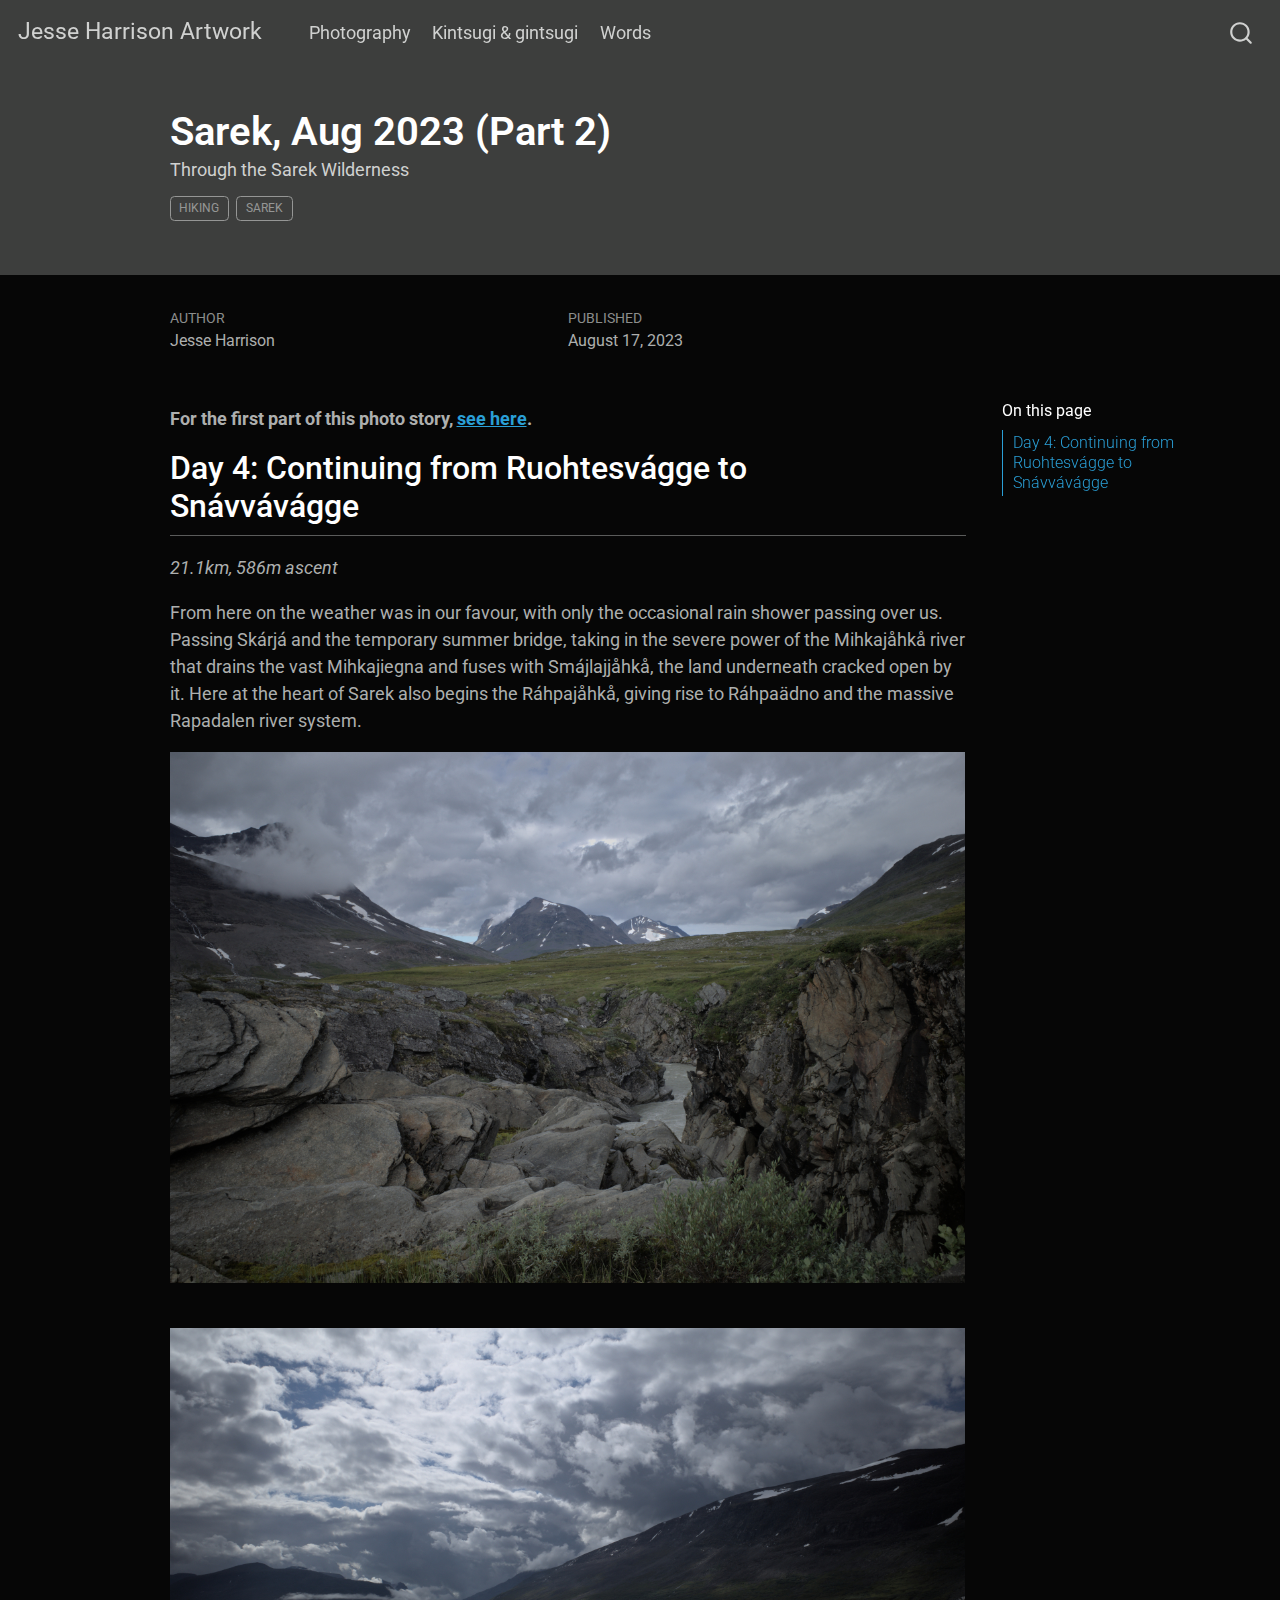
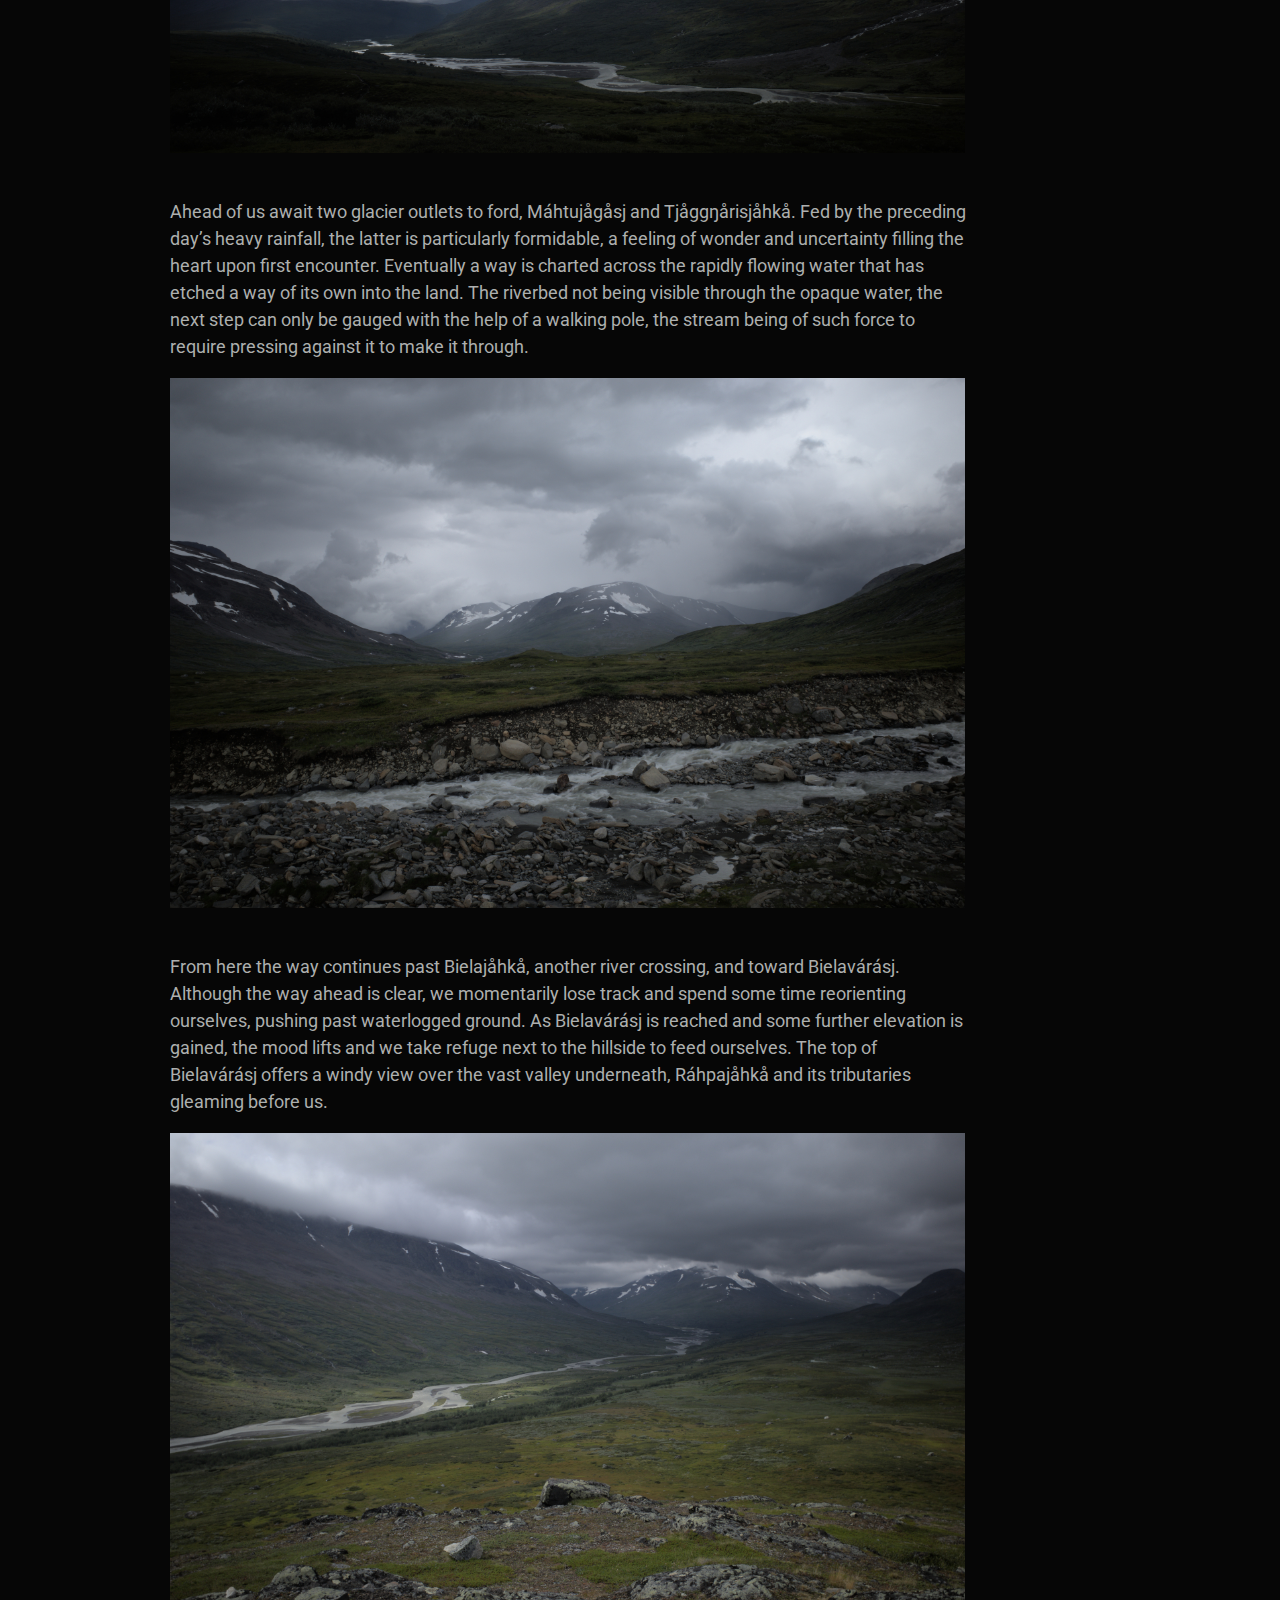
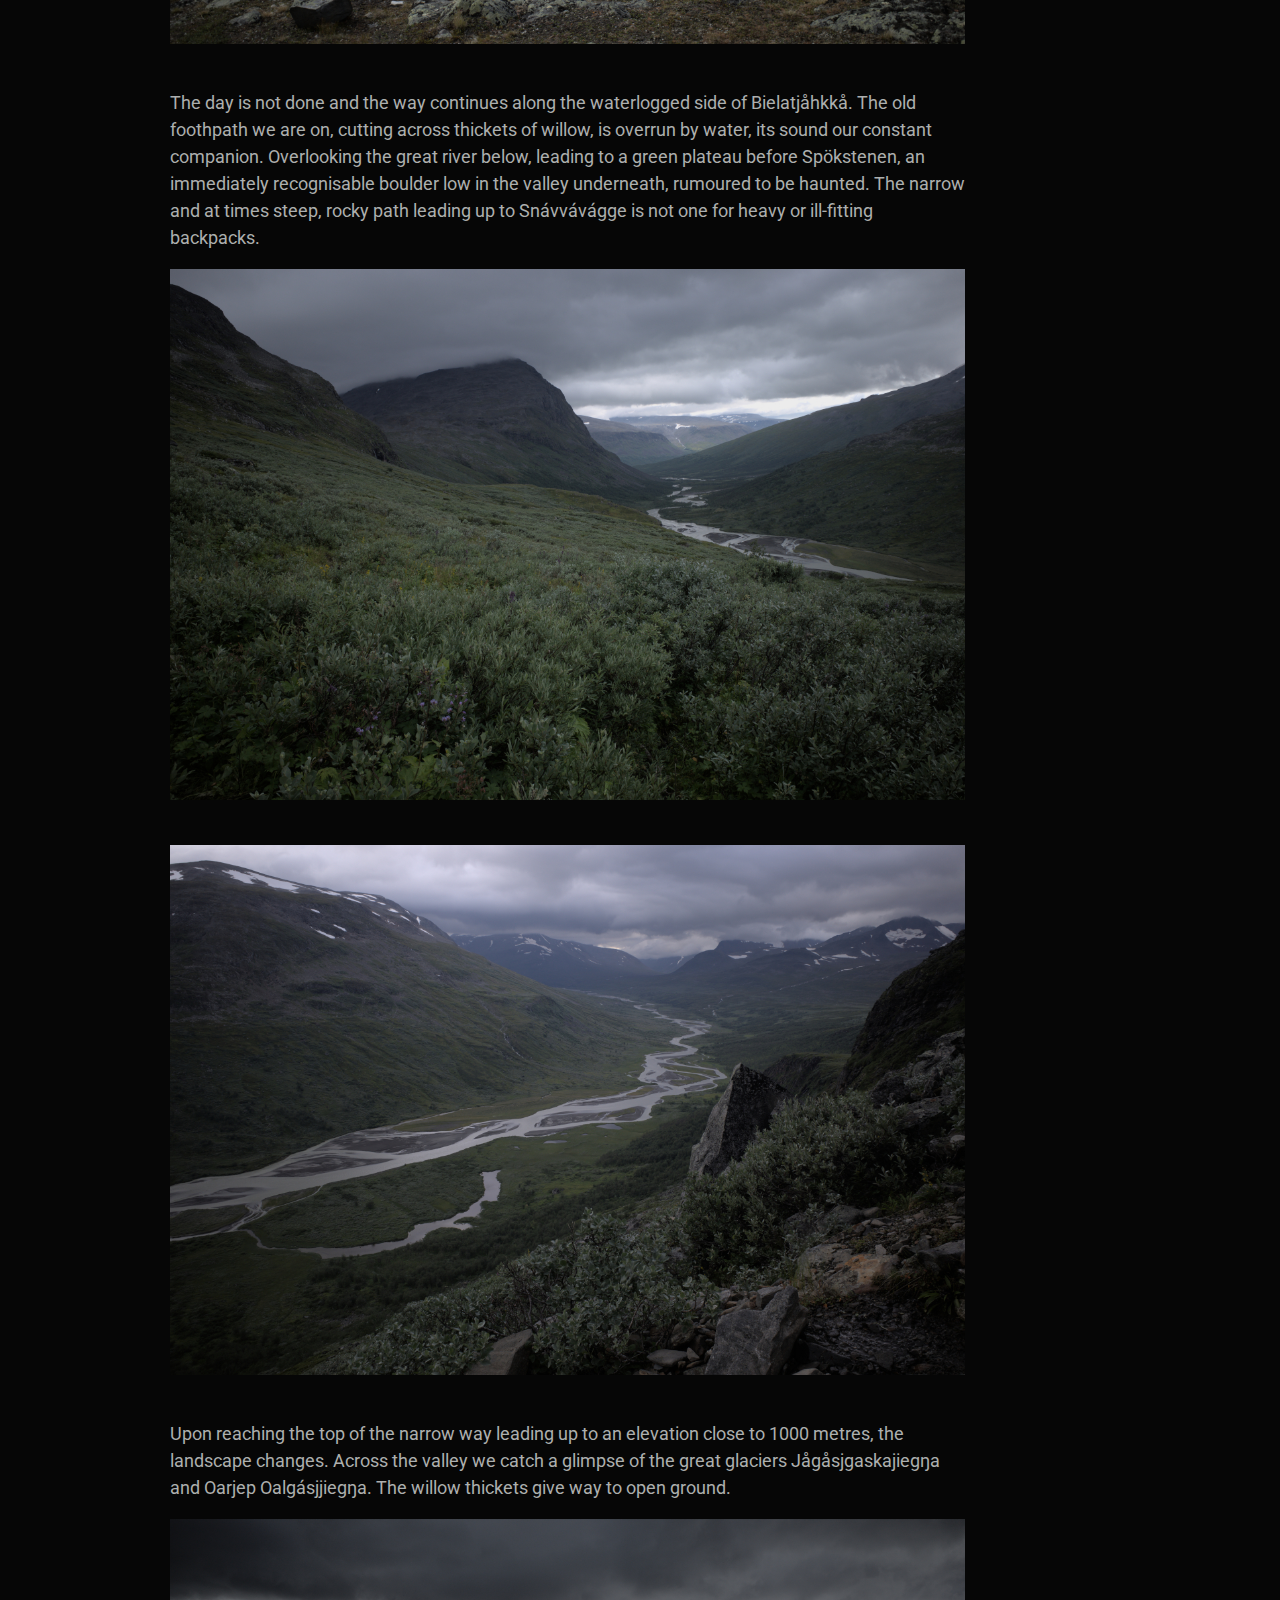
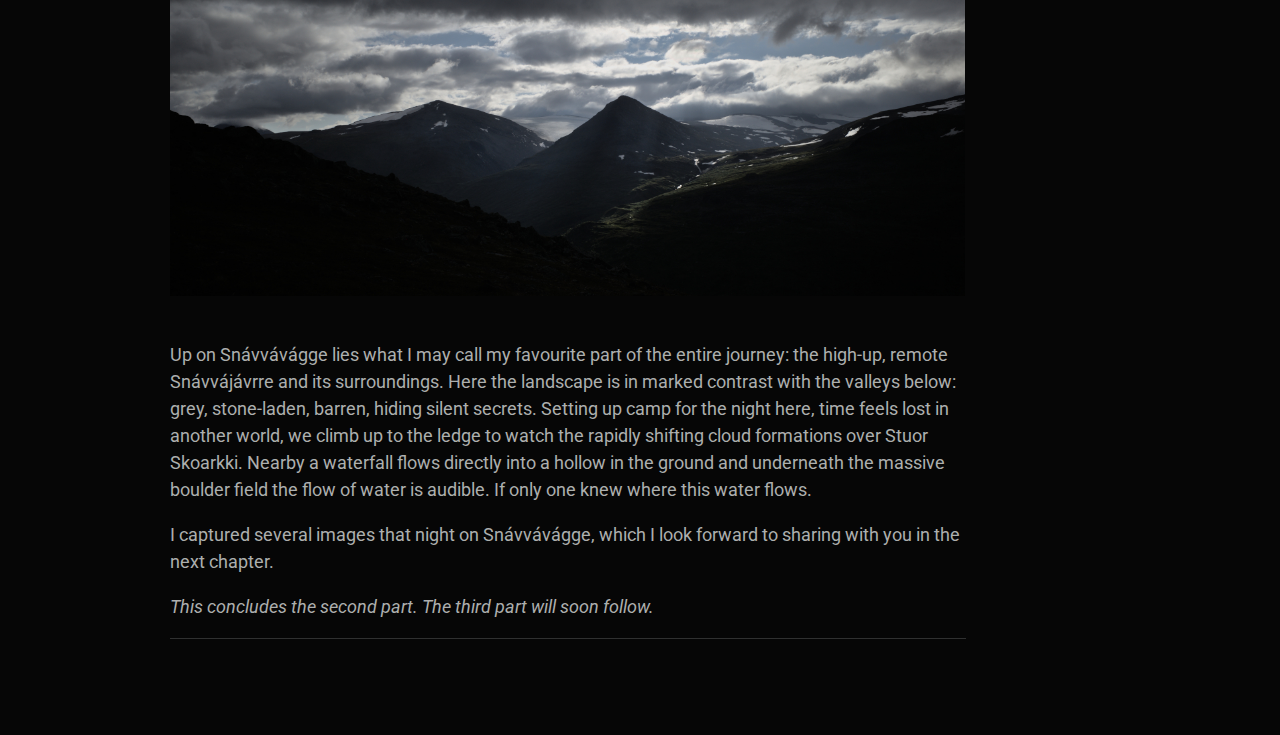
<file: docs/posts/sarek-23-pt2/index.html>
<!DOCTYPE html>
<html xmlns="http://www.w3.org/1999/xhtml" lang="en" xml:lang="en"><head>

<meta charset="utf-8">
<meta name="generator" content="quarto-1.2.335">

<meta name="viewport" content="width=device-width, initial-scale=1.0, user-scalable=yes">

<meta name="author" content="Jesse Harrison">
<meta name="dcterms.date" content="2023-08-17">
<meta name="description" content="Through the Sarek Wilderness">

<title>Jesse Harrison Artwork - Sarek, Aug 2023 (Part 2)</title>
<style>
code{white-space: pre-wrap;}
span.smallcaps{font-variant: small-caps;}
div.columns{display: flex; gap: min(4vw, 1.5em);}
div.column{flex: auto; overflow-x: auto;}
div.hanging-indent{margin-left: 1.5em; text-indent: -1.5em;}
ul.task-list{list-style: none;}
ul.task-list li input[type="checkbox"] {
  width: 0.8em;
  margin: 0 0.8em 0.2em -1.6em;
  vertical-align: middle;
}
</style>


<script src="../../site_libs/quarto-nav/quarto-nav.js"></script>
<script src="../../site_libs/quarto-nav/headroom.min.js"></script>
<script src="../../site_libs/clipboard/clipboard.min.js"></script>
<script src="../../site_libs/quarto-search/autocomplete.umd.js"></script>
<script src="../../site_libs/quarto-search/fuse.min.js"></script>
<script src="../../site_libs/quarto-search/quarto-search.js"></script>
<meta name="quarto:offset" content="../../">
<script src="../../site_libs/quarto-html/quarto.js"></script>
<script src="../../site_libs/quarto-html/popper.min.js"></script>
<script src="../../site_libs/quarto-html/tippy.umd.min.js"></script>
<script src="../../site_libs/quarto-html/anchor.min.js"></script>
<link href="../../site_libs/quarto-html/tippy.css" rel="stylesheet">
<link href="../../site_libs/quarto-html/quarto-syntax-highlighting-dark.css" rel="stylesheet" id="quarto-text-highlighting-styles">
<script src="../../site_libs/bootstrap/bootstrap.min.js"></script>
<link href="../../site_libs/bootstrap/bootstrap-icons.css" rel="stylesheet">
<link href="../../site_libs/bootstrap/bootstrap.min.css" rel="stylesheet" id="quarto-bootstrap" data-mode="dark">
<script src="../../site_libs/quarto-contrib/glightbox/glightbox.min.js"></script>
<link href="../../site_libs/quarto-contrib/glightbox/glightbox.min.css" rel="stylesheet">
<link href="../../site_libs/quarto-contrib/glightbox/lightbox.css" rel="stylesheet">
<script id="quarto-search-options" type="application/json">{
  "location": "navbar",
  "copy-button": false,
  "collapse-after": 3,
  "panel-placement": "end",
  "type": "overlay",
  "limit": 20,
  "language": {
    "search-no-results-text": "No results",
    "search-matching-documents-text": "matching documents",
    "search-copy-link-title": "Copy link to search",
    "search-hide-matches-text": "Hide additional matches",
    "search-more-match-text": "more match in this document",
    "search-more-matches-text": "more matches in this document",
    "search-clear-button-title": "Clear",
    "search-detached-cancel-button-title": "Cancel",
    "search-submit-button-title": "Submit"
  }
}</script>


<link rel="stylesheet" href="../../styles.css">
</head>

<body class="nav-fixed">

<div id="quarto-search-results"></div>
  <header id="quarto-header" class="headroom fixed-top">
    <nav class="navbar navbar-expand-lg navbar-dark ">
      <div class="navbar-container container-fluid">
      <div class="navbar-brand-container">
    <a class="navbar-brand" href="../../index.html">
    <span class="navbar-title">Jesse Harrison Artwork</span>
    </a>
  </div>
          <button class="navbar-toggler" type="button" data-bs-toggle="collapse" data-bs-target="#navbarCollapse" aria-controls="navbarCollapse" aria-expanded="false" aria-label="Toggle navigation" onclick="if (window.quartoToggleHeadroom) { window.quartoToggleHeadroom(); }">
  <span class="navbar-toggler-icon"></span>
</button>
          <div class="collapse navbar-collapse" id="navbarCollapse">
            <ul class="navbar-nav navbar-nav-scroll me-auto">
  <li class="nav-item">
    <a class="nav-link" href="../../photography.html">
 <span class="menu-text">Photography</span></a>
  </li>  
  <li class="nav-item">
    <a class="nav-link" href="../../kintsugi.html">
 <span class="menu-text">Kintsugi &amp; gintsugi</span></a>
  </li>  
  <li class="nav-item">
    <a class="nav-link" href="../../words.html">
 <span class="menu-text">Words</span></a>
  </li>  
</ul>
              <div id="quarto-search" class="" title="Search"></div>
          </div> <!-- /navcollapse -->
      </div> <!-- /container-fluid -->
    </nav>
</header>
<!-- content -->
<header id="title-block-header" class="quarto-title-block default page-columns page-full">
  <div class="quarto-title-banner page-columns page-full">
    <div class="quarto-title column-body">
      <h1 class="title">Sarek, Aug 2023 (Part 2)</h1>
                  <div>
        <div class="description">
          Through the Sarek Wilderness
        </div>
      </div>
                          <div class="quarto-categories">
                <div class="quarto-category">Hiking</div>
                <div class="quarto-category">Sarek</div>
              </div>
                  </div>
  </div>
    
  
  <div class="quarto-title-meta">

      <div>
      <div class="quarto-title-meta-heading">Author</div>
      <div class="quarto-title-meta-contents">
               <p>Jesse Harrison </p>
            </div>
    </div>
      
      <div>
      <div class="quarto-title-meta-heading">Published</div>
      <div class="quarto-title-meta-contents">
        <p class="date">August 17, 2023</p>
      </div>
    </div>
    
      
    </div>
    
  
  </header><div id="quarto-content" class="quarto-container page-columns page-rows-contents page-layout-article page-navbar">
<!-- sidebar -->
<!-- margin-sidebar -->
    <div id="quarto-margin-sidebar" class="sidebar margin-sidebar">
        <nav id="TOC" role="doc-toc" class="toc-active">
    <h2 id="toc-title">On this page</h2>
   
  <ul>
  <li><a href="#day-4-continuing-from-ruohtesvágge-to-snávvávágge" id="toc-day-4-continuing-from-ruohtesvágge-to-snávvávágge" class="nav-link active" data-scroll-target="#day-4-continuing-from-ruohtesvágge-to-snávvávágge">Day 4: Continuing from Ruohtesvágge to Snávvávágge</a></li>
  </ul>
</nav>
    </div>
<!-- main -->
<main class="content quarto-banner-title-block" id="quarto-document-content">




<p><strong>For the first part of this photo story, <a href="https://www.jesse-harrison.com/posts/sarek-23-pt1/">see here</a>.</strong></p>
<section id="day-4-continuing-from-ruohtesvágge-to-snávvávágge" class="level2">
<h2 class="anchored" data-anchor-id="day-4-continuing-from-ruohtesvágge-to-snávvávágge">Day 4: Continuing from Ruohtesvágge to Snávvávágge</h2>
<p><em>21.1km, 586m ascent</em></p>
<p>From here on the weather was in our favour, with only the occasional rain shower passing over us. Passing Skárjá and the temporary summer bridge, taking in the severe power of the Mihkajåhkå river that drains the vast Mihkajiegna and fuses with Smájlajjåhkå, the land underneath cracked open by it. Here at the heart of Sarek also begins the Ráhpajåhkå, giving rise to Ráhpaädno and the massive Rapadalen river system.</p>
<div class="quarto-layout-panel">
<div class="quarto-layout-row quarto-layout-valign-top">
<div class="quarto-figure quarto-figure-center" style="flex-basis: 100.0%;justify-content: center;">
<figure class="figure">
<p><a href="skarja.JPG" class="lightbox" data-gallery="elsewhere"><img src="skarja.JPG" class="img-fluid figure-img"></a></p>
</figure>
</div>
</div>
</div>
<div class="quarto-layout-panel">
<div class="quarto-layout-row quarto-layout-valign-top">
<div class="quarto-figure quarto-figure-center" style="flex-basis: 100.0%;justify-content: center;">
<figure class="figure">
<p><a href="rahpa1.JPG" class="lightbox" data-gallery="elsewhere"><img src="rahpa1.JPG" class="img-fluid figure-img"></a></p>
</figure>
</div>
</div>
</div>
<p>Ahead of us await two glacier outlets to ford, Máhtujågåsj and Tjåggŋårisjåhkå. Fed by the preceding day’s heavy rainfall, the latter is particularly formidable, a feeling of wonder and uncertainty filling the heart upon first encounter. Eventually a way is charted across the rapidly flowing water that has etched a way of its own into the land. The riverbed not being visible through the opaque water, the next step can only be gauged with the help of a walking pole, the stream being of such force to require pressing against it to make it through.</p>
<div class="quarto-layout-panel">
<div class="quarto-layout-row quarto-layout-valign-top">
<div class="quarto-figure quarto-figure-center" style="flex-basis: 100.0%;justify-content: center;">
<figure class="figure">
<p><a href="tjoggnoris.JPG" class="lightbox" data-gallery="elsewhere"><img src="tjoggnoris.JPG" class="img-fluid figure-img"></a></p>
</figure>
</div>
</div>
</div>
<p>From here the way continues past Bielajåhkå, another river crossing, and toward Bielavárásj. Although the way ahead is clear, we momentarily lose track and spend some time reorienting ourselves, pushing past waterlogged ground. As Bielavárásj is reached and some further elevation is gained, the mood lifts and we take refuge next to the hillside to feed ourselves. The top of Bielavárásj offers a windy view over the vast valley underneath, Ráhpajåhkå and its tributaries gleaming before us.</p>
<div class="quarto-layout-panel">
<div class="quarto-layout-row quarto-layout-valign-top">
<div class="quarto-figure quarto-figure-center" style="flex-basis: 100.0%;justify-content: center;">
<figure class="figure">
<p><a href="rahpa2.JPG" class="lightbox" data-gallery="elsewhere"><img src="rahpa2.JPG" class="img-fluid figure-img"></a></p>
</figure>
</div>
</div>
</div>
<p>The day is not done and the way continues along the waterlogged side of Bielatjåhkkå. The old foothpath we are on, cutting across thickets of willow, is overrun by water, its sound our constant companion. Overlooking the great river below, leading to a green plateau before Spökstenen, an immediately recognisable boulder low in the valley underneath, rumoured to be haunted. The narrow and at times steep, rocky path leading up to Snávvávágge is not one for heavy or ill-fitting backpacks.</p>
<div class="quarto-layout-panel">
<div class="quarto-layout-row quarto-layout-valign-top">
<div class="quarto-figure quarto-figure-center" style="flex-basis: 100.0%;justify-content: center;">
<figure class="figure">
<p><a href="rahpa3.JPG" class="lightbox" data-gallery="elsewhere"><img src="rahpa3.JPG" class="img-fluid figure-img"></a></p>
</figure>
</div>
</div>
</div>
<div class="quarto-layout-panel">
<div class="quarto-layout-row quarto-layout-valign-top">
<div class="quarto-figure quarto-figure-center" style="flex-basis: 100.0%;justify-content: center;">
<figure class="figure">
<p><a href="spokst.JPG" class="lightbox" data-gallery="elsewhere"><img src="spokst.JPG" class="img-fluid figure-img"></a></p>
</figure>
</div>
</div>
</div>
<p>Upon reaching the top of the narrow way leading up to an elevation close to 1000 metres, the landscape changes. Across the valley we catch a glimpse of the great glaciers Jågåsjgaskajiegŋa and Oarjep Oalgásjjiegŋa. The willow thickets give way to open ground.</p>
<div class="quarto-layout-panel">
<div class="quarto-layout-row quarto-layout-valign-top">
<div class="quarto-figure quarto-figure-center" style="flex-basis: 100.0%;justify-content: center;">
<figure class="figure">
<p><a href="snavva.JPG" class="lightbox" data-gallery="elsewhere"><img src="snavva.JPG" class="img-fluid figure-img"></a></p>
</figure>
</div>
</div>
</div>
<p>Up on Snávvávágge lies what I may call my favourite part of the entire journey: the high-up, remote Snávvájávrre and its surroundings. Here the landscape is in marked contrast with the valleys below: grey, stone-laden, barren, hiding silent secrets. Setting up camp for the night here, time feels lost in another world, we climb up to the ledge to watch the rapidly shifting cloud formations over Stuor Skoarkki. Nearby a waterfall flows directly into a hollow in the ground and underneath the massive boulder field the flow of water is audible. If only one knew where this water flows.</p>
<p>I captured several images that night on Snávvávágge, which I look forward to sharing with you in the next chapter.</p>
<p><em>This concludes the second part. The third part will soon follow.</em></p>
<hr>


</section>

</main> <!-- /main -->
<script id="quarto-html-after-body" type="application/javascript">
window.document.addEventListener("DOMContentLoaded", function (event) {
  const toggleBodyColorMode = (bsSheetEl) => {
    const mode = bsSheetEl.getAttribute("data-mode");
    const bodyEl = window.document.querySelector("body");
    if (mode === "dark") {
      bodyEl.classList.add("quarto-dark");
      bodyEl.classList.remove("quarto-light");
    } else {
      bodyEl.classList.add("quarto-light");
      bodyEl.classList.remove("quarto-dark");
    }
  }
  const toggleBodyColorPrimary = () => {
    const bsSheetEl = window.document.querySelector("link#quarto-bootstrap");
    if (bsSheetEl) {
      toggleBodyColorMode(bsSheetEl);
    }
  }
  toggleBodyColorPrimary();  
  const icon = "";
  const anchorJS = new window.AnchorJS();
  anchorJS.options = {
    placement: 'right',
    icon: icon
  };
  anchorJS.add('.anchored');
  const clipboard = new window.ClipboardJS('.code-copy-button', {
    target: function(trigger) {
      return trigger.previousElementSibling;
    }
  });
  clipboard.on('success', function(e) {
    // button target
    const button = e.trigger;
    // don't keep focus
    button.blur();
    // flash "checked"
    button.classList.add('code-copy-button-checked');
    var currentTitle = button.getAttribute("title");
    button.setAttribute("title", "Copied!");
    let tooltip;
    if (window.bootstrap) {
      button.setAttribute("data-bs-toggle", "tooltip");
      button.setAttribute("data-bs-placement", "left");
      button.setAttribute("data-bs-title", "Copied!");
      tooltip = new bootstrap.Tooltip(button, 
        { trigger: "manual", 
          customClass: "code-copy-button-tooltip",
          offset: [0, -8]});
      tooltip.show();    
    }
    setTimeout(function() {
      if (tooltip) {
        tooltip.hide();
        button.removeAttribute("data-bs-title");
        button.removeAttribute("data-bs-toggle");
        button.removeAttribute("data-bs-placement");
      }
      button.setAttribute("title", currentTitle);
      button.classList.remove('code-copy-button-checked');
    }, 1000);
    // clear code selection
    e.clearSelection();
  });
  function tippyHover(el, contentFn) {
    const config = {
      allowHTML: true,
      content: contentFn,
      maxWidth: 500,
      delay: 100,
      arrow: false,
      appendTo: function(el) {
          return el.parentElement;
      },
      interactive: true,
      interactiveBorder: 10,
      theme: 'quarto',
      placement: 'bottom-start'
    };
    window.tippy(el, config); 
  }
  const noterefs = window.document.querySelectorAll('a[role="doc-noteref"]');
  for (var i=0; i<noterefs.length; i++) {
    const ref = noterefs[i];
    tippyHover(ref, function() {
      // use id or data attribute instead here
      let href = ref.getAttribute('data-footnote-href') || ref.getAttribute('href');
      try { href = new URL(href).hash; } catch {}
      const id = href.replace(/^#\/?/, "");
      const note = window.document.getElementById(id);
      return note.innerHTML;
    });
  }
  const findCites = (el) => {
    const parentEl = el.parentElement;
    if (parentEl) {
      const cites = parentEl.dataset.cites;
      if (cites) {
        return {
          el,
          cites: cites.split(' ')
        };
      } else {
        return findCites(el.parentElement)
      }
    } else {
      return undefined;
    }
  };
  var bibliorefs = window.document.querySelectorAll('a[role="doc-biblioref"]');
  for (var i=0; i<bibliorefs.length; i++) {
    const ref = bibliorefs[i];
    const citeInfo = findCites(ref);
    if (citeInfo) {
      tippyHover(citeInfo.el, function() {
        var popup = window.document.createElement('div');
        citeInfo.cites.forEach(function(cite) {
          var citeDiv = window.document.createElement('div');
          citeDiv.classList.add('hanging-indent');
          citeDiv.classList.add('csl-entry');
          var biblioDiv = window.document.getElementById('ref-' + cite);
          if (biblioDiv) {
            citeDiv.innerHTML = biblioDiv.innerHTML;
          }
          popup.appendChild(citeDiv);
        });
        return popup.innerHTML;
      });
    }
  }
});
</script>
</div> <!-- /content -->
<script>var lightboxQuarto = GLightbox({"descPosition":"bottom","openEffect":"zoom","selector":".lightbox","loop":true,"closeEffect":"zoom"});</script>



</body></html>
</file>
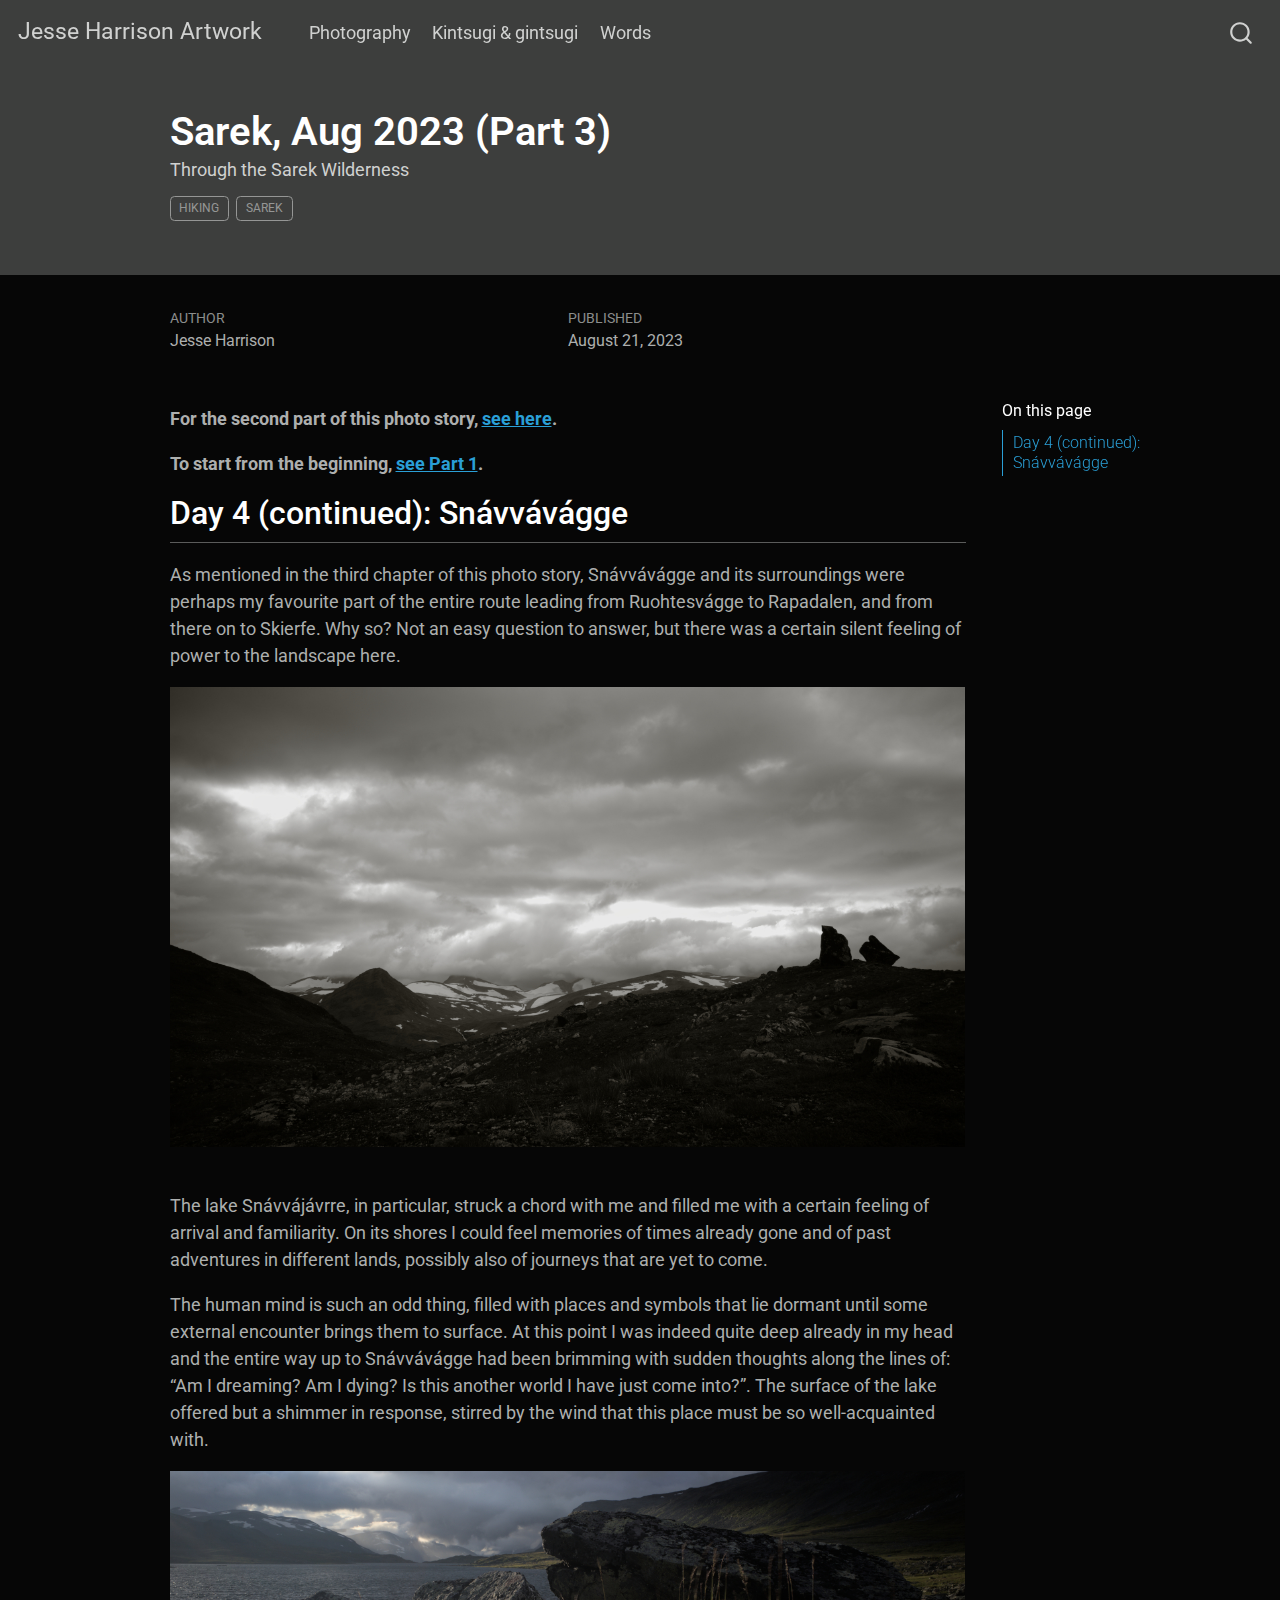
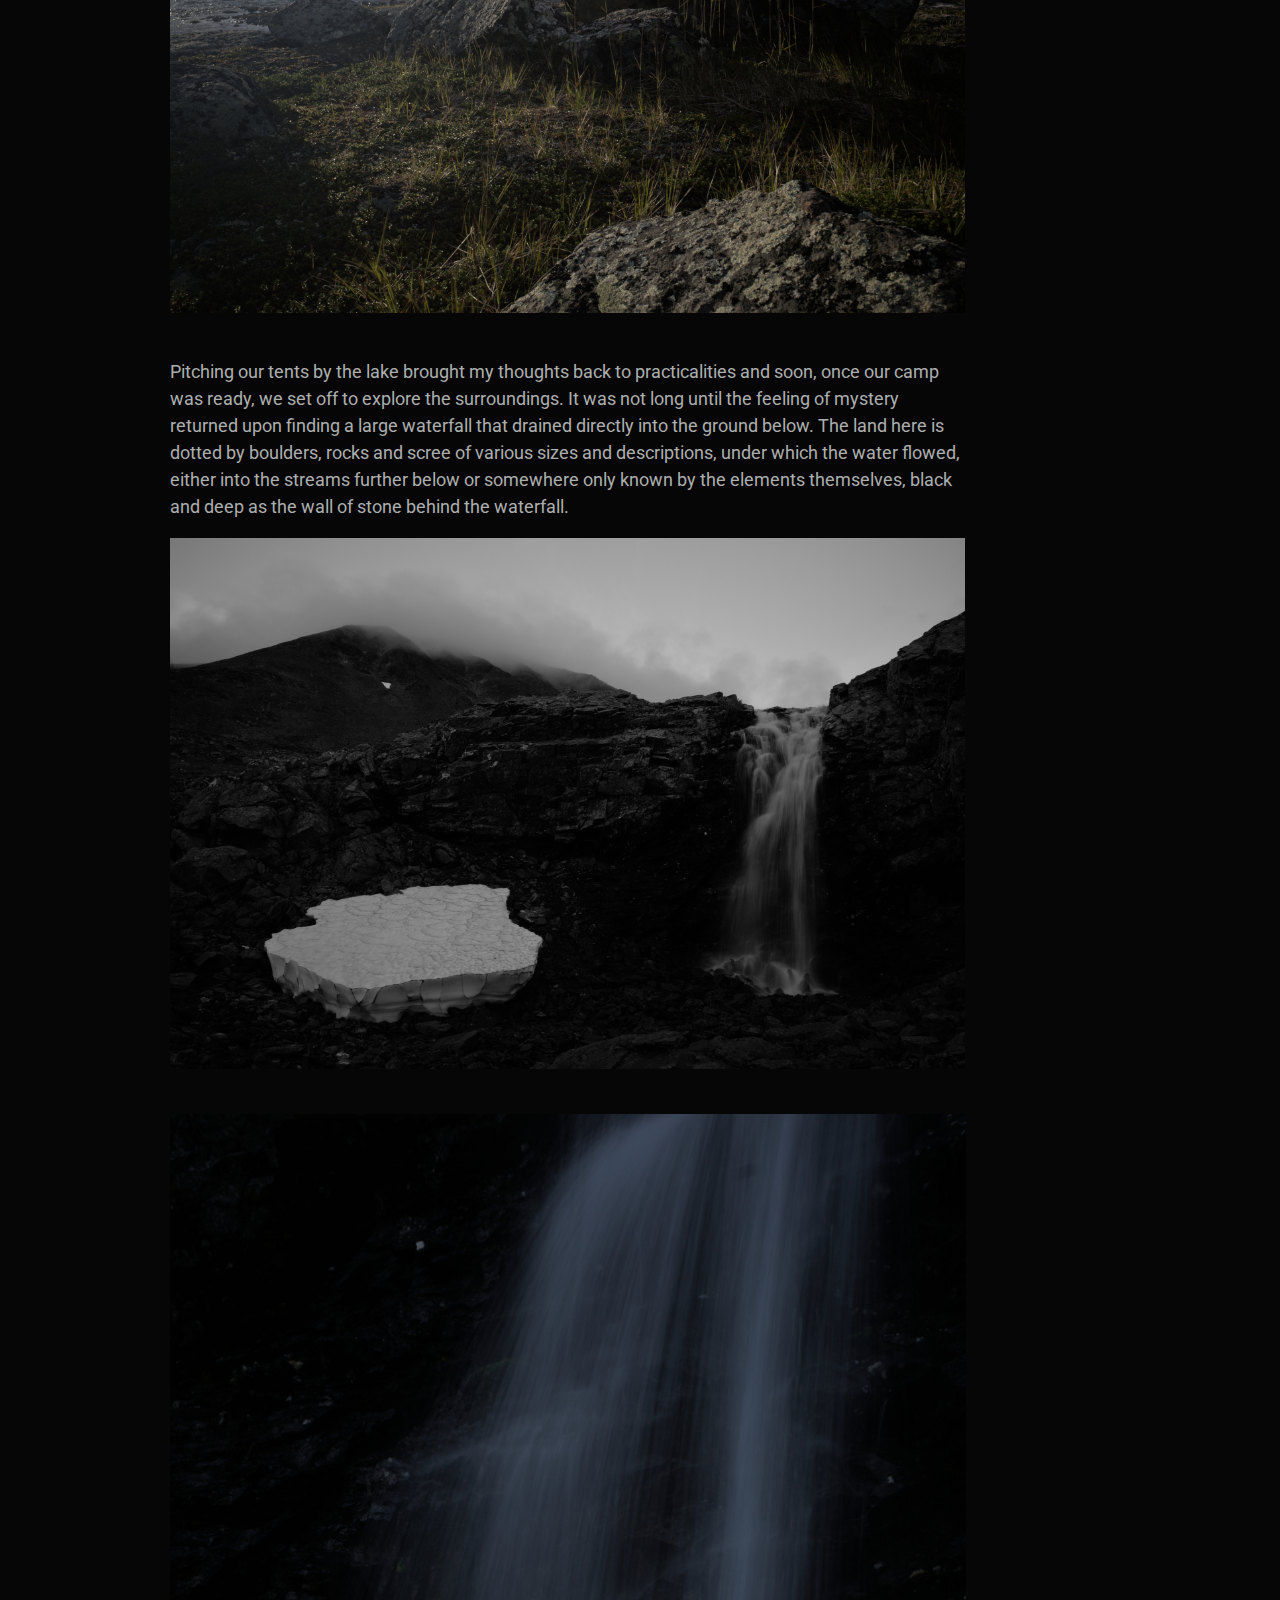
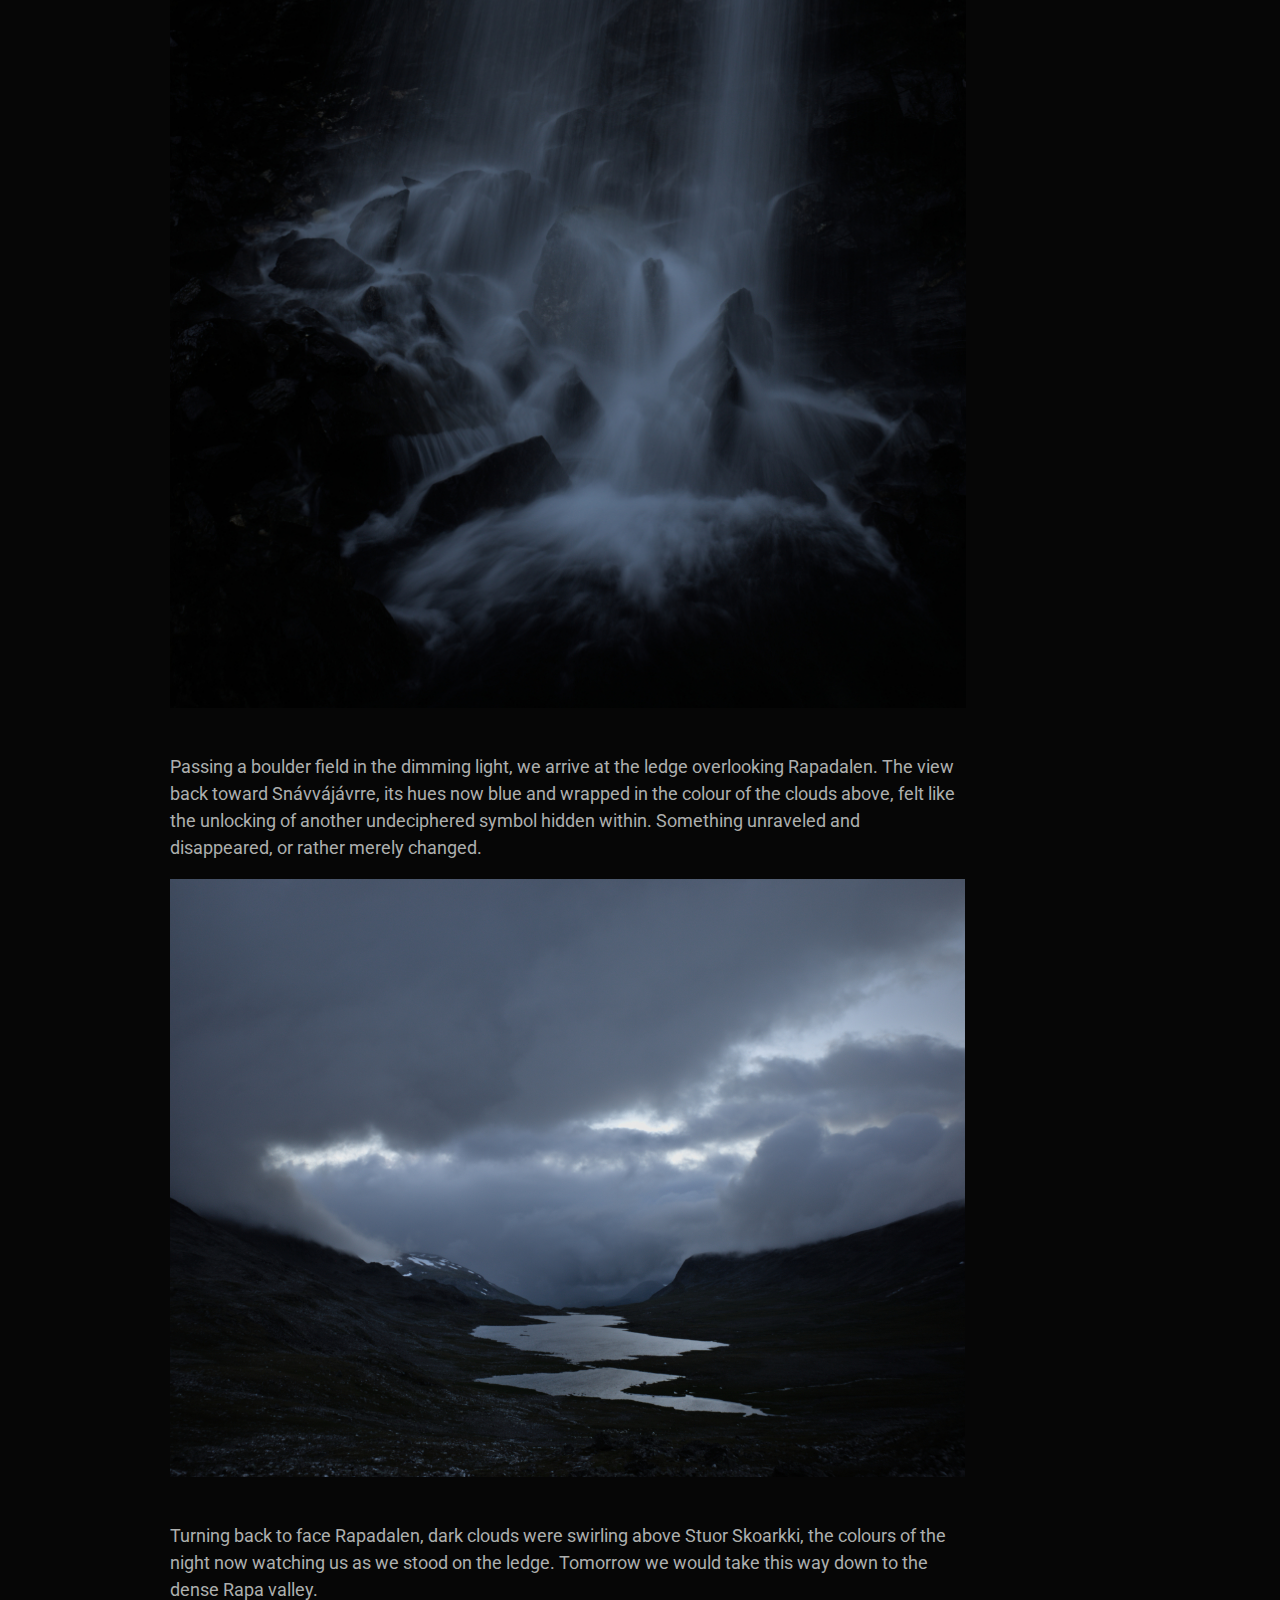
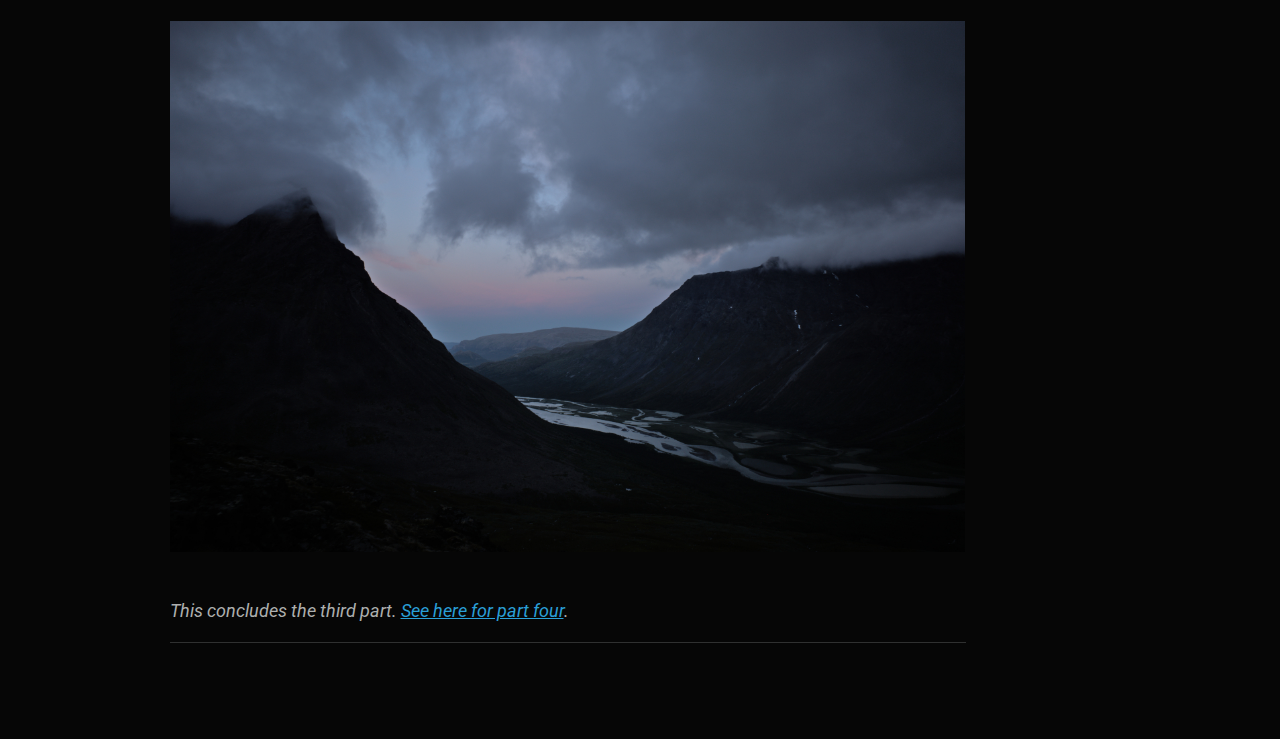
<file: docs/posts/sarek-23-pt3/index.html>
<!DOCTYPE html>
<html xmlns="http://www.w3.org/1999/xhtml" lang="en" xml:lang="en"><head>

<meta charset="utf-8">
<meta name="generator" content="quarto-1.2.335">

<meta name="viewport" content="width=device-width, initial-scale=1.0, user-scalable=yes">

<meta name="author" content="Jesse Harrison">
<meta name="dcterms.date" content="2023-08-21">
<meta name="description" content="Through the Sarek Wilderness">

<title>Jesse Harrison Artwork - Sarek, Aug 2023 (Part 3)</title>
<style>
code{white-space: pre-wrap;}
span.smallcaps{font-variant: small-caps;}
div.columns{display: flex; gap: min(4vw, 1.5em);}
div.column{flex: auto; overflow-x: auto;}
div.hanging-indent{margin-left: 1.5em; text-indent: -1.5em;}
ul.task-list{list-style: none;}
ul.task-list li input[type="checkbox"] {
  width: 0.8em;
  margin: 0 0.8em 0.2em -1.6em;
  vertical-align: middle;
}
</style>


<script src="../../site_libs/quarto-nav/quarto-nav.js"></script>
<script src="../../site_libs/quarto-nav/headroom.min.js"></script>
<script src="../../site_libs/clipboard/clipboard.min.js"></script>
<script src="../../site_libs/quarto-search/autocomplete.umd.js"></script>
<script src="../../site_libs/quarto-search/fuse.min.js"></script>
<script src="../../site_libs/quarto-search/quarto-search.js"></script>
<meta name="quarto:offset" content="../../">
<script src="../../site_libs/quarto-html/quarto.js"></script>
<script src="../../site_libs/quarto-html/popper.min.js"></script>
<script src="../../site_libs/quarto-html/tippy.umd.min.js"></script>
<script src="../../site_libs/quarto-html/anchor.min.js"></script>
<link href="../../site_libs/quarto-html/tippy.css" rel="stylesheet">
<link href="../../site_libs/quarto-html/quarto-syntax-highlighting-dark.css" rel="stylesheet" id="quarto-text-highlighting-styles">
<script src="../../site_libs/bootstrap/bootstrap.min.js"></script>
<link href="../../site_libs/bootstrap/bootstrap-icons.css" rel="stylesheet">
<link href="../../site_libs/bootstrap/bootstrap.min.css" rel="stylesheet" id="quarto-bootstrap" data-mode="dark">
<script src="../../site_libs/quarto-contrib/glightbox/glightbox.min.js"></script>
<link href="../../site_libs/quarto-contrib/glightbox/glightbox.min.css" rel="stylesheet">
<link href="../../site_libs/quarto-contrib/glightbox/lightbox.css" rel="stylesheet">
<script id="quarto-search-options" type="application/json">{
  "location": "navbar",
  "copy-button": false,
  "collapse-after": 3,
  "panel-placement": "end",
  "type": "overlay",
  "limit": 20,
  "language": {
    "search-no-results-text": "No results",
    "search-matching-documents-text": "matching documents",
    "search-copy-link-title": "Copy link to search",
    "search-hide-matches-text": "Hide additional matches",
    "search-more-match-text": "more match in this document",
    "search-more-matches-text": "more matches in this document",
    "search-clear-button-title": "Clear",
    "search-detached-cancel-button-title": "Cancel",
    "search-submit-button-title": "Submit"
  }
}</script>


<link rel="stylesheet" href="../../styles.css">
</head>

<body class="nav-fixed">

<div id="quarto-search-results"></div>
  <header id="quarto-header" class="headroom fixed-top">
    <nav class="navbar navbar-expand-lg navbar-dark ">
      <div class="navbar-container container-fluid">
      <div class="navbar-brand-container">
    <a class="navbar-brand" href="../../index.html">
    <span class="navbar-title">Jesse Harrison Artwork</span>
    </a>
  </div>
          <button class="navbar-toggler" type="button" data-bs-toggle="collapse" data-bs-target="#navbarCollapse" aria-controls="navbarCollapse" aria-expanded="false" aria-label="Toggle navigation" onclick="if (window.quartoToggleHeadroom) { window.quartoToggleHeadroom(); }">
  <span class="navbar-toggler-icon"></span>
</button>
          <div class="collapse navbar-collapse" id="navbarCollapse">
            <ul class="navbar-nav navbar-nav-scroll me-auto">
  <li class="nav-item">
    <a class="nav-link" href="../../photography.html">
 <span class="menu-text">Photography</span></a>
  </li>  
  <li class="nav-item">
    <a class="nav-link" href="../../kintsugi.html">
 <span class="menu-text">Kintsugi &amp; gintsugi</span></a>
  </li>  
  <li class="nav-item">
    <a class="nav-link" href="../../words.html">
 <span class="menu-text">Words</span></a>
  </li>  
</ul>
              <div id="quarto-search" class="" title="Search"></div>
          </div> <!-- /navcollapse -->
      </div> <!-- /container-fluid -->
    </nav>
</header>
<!-- content -->
<header id="title-block-header" class="quarto-title-block default page-columns page-full">
  <div class="quarto-title-banner page-columns page-full">
    <div class="quarto-title column-body">
      <h1 class="title">Sarek, Aug 2023 (Part 3)</h1>
                  <div>
        <div class="description">
          Through the Sarek Wilderness
        </div>
      </div>
                          <div class="quarto-categories">
                <div class="quarto-category">Hiking</div>
                <div class="quarto-category">Sarek</div>
              </div>
                  </div>
  </div>
    
  
  <div class="quarto-title-meta">

      <div>
      <div class="quarto-title-meta-heading">Author</div>
      <div class="quarto-title-meta-contents">
               <p>Jesse Harrison </p>
            </div>
    </div>
      
      <div>
      <div class="quarto-title-meta-heading">Published</div>
      <div class="quarto-title-meta-contents">
        <p class="date">August 21, 2023</p>
      </div>
    </div>
    
      
    </div>
    
  
  </header><div id="quarto-content" class="quarto-container page-columns page-rows-contents page-layout-article page-navbar">
<!-- sidebar -->
<!-- margin-sidebar -->
    <div id="quarto-margin-sidebar" class="sidebar margin-sidebar">
        <nav id="TOC" role="doc-toc" class="toc-active">
    <h2 id="toc-title">On this page</h2>
   
  <ul>
  <li><a href="#day-4-continued-snávvávágge" id="toc-day-4-continued-snávvávágge" class="nav-link active" data-scroll-target="#day-4-continued-snávvávágge">Day 4 (continued): Snávvávágge</a></li>
  </ul>
</nav>
    </div>
<!-- main -->
<main class="content quarto-banner-title-block" id="quarto-document-content">




<p><strong>For the second part of this photo story, <a href="https://www.jesse-harrison.com/posts/sarek-23-pt2/">see here</a>.</strong></p>
<p><strong>To start from the beginning, <a href="https://www.jesse-harrison.com/posts/sarek-23-pt1/">see Part 1</a>.</strong></p>
<section id="day-4-continued-snávvávágge" class="level2">
<h2 class="anchored" data-anchor-id="day-4-continued-snávvávágge">Day 4 (continued): Snávvávágge</h2>
<p>As mentioned in the third chapter of this photo story, Snávvávágge and its surroundings were perhaps my favourite part of the entire route leading from Ruohtesvágge to Rapadalen, and from there on to Skierfe. Why so? Not an easy question to answer, but there was a certain silent feeling of power to the landscape here.</p>
<div class="quarto-layout-panel">
<div class="quarto-layout-row quarto-layout-valign-top">
<div class="quarto-figure quarto-figure-center" style="flex-basis: 100.0%;justify-content: center;">
<figure class="figure">
<p><a href="snavva2.JPG" class="lightbox" data-gallery="elsewhere"><img src="snavva2.JPG" class="img-fluid figure-img"></a></p>
</figure>
</div>
</div>
</div>
<p>The lake Snávvájávrre, in particular, struck a chord with me and filled me with a certain feeling of arrival and familiarity. On its shores I could feel memories of times already gone and of past adventures in different lands, possibly also of journeys that are yet to come.</p>
<p>The human mind is such an odd thing, filled with places and symbols that lie dormant until some external encounter brings them to surface. At this point I was indeed quite deep already in my head and the entire way up to Snávvávágge had been brimming with sudden thoughts along the lines of: “Am I dreaming? Am I dying? Is this another world I have just come into?”. The surface of the lake offered but a shimmer in response, stirred by the wind that this place must be so well-acquainted with.</p>
<div class="quarto-layout-panel">
<div class="quarto-layout-row quarto-layout-valign-top">
<div class="quarto-figure quarto-figure-center" style="flex-basis: 100.0%;justify-content: center;">
<figure class="figure">
<p><a href="snavva3.JPG" class="lightbox" data-gallery="elsewhere"><img src="snavva3.JPG" class="img-fluid figure-img"></a></p>
</figure>
</div>
</div>
</div>
<p>Pitching our tents by the lake brought my thoughts back to practicalities and soon, once our camp was ready, we set off to explore the surroundings. It was not long until the feeling of mystery returned upon finding a large waterfall that drained directly into the ground below. The land here is dotted by boulders, rocks and scree of various sizes and descriptions, under which the water flowed, either into the streams further below or somewhere only known by the elements themselves, black and deep as the wall of stone behind the waterfall.</p>
<div class="quarto-layout-panel">
<div class="quarto-layout-row quarto-layout-valign-top">
<div class="quarto-figure quarto-figure-center" style="flex-basis: 100.0%;justify-content: center;">
<figure class="figure">
<p><a href="snavva4_bw.JPG" class="lightbox" data-gallery="elsewhere"><img src="snavva4_bw.JPG" class="img-fluid figure-img"></a></p>
</figure>
</div>
</div>
</div>
<div class="quarto-layout-panel">
<div class="quarto-layout-row quarto-layout-valign-top">
<div class="quarto-figure quarto-figure-center" style="flex-basis: 100.0%;justify-content: center;">
<figure class="figure">
<p><a href="snavva5.JPG" class="lightbox" data-gallery="elsewhere"><img src="snavva5.JPG" class="img-fluid figure-img"></a></p>
</figure>
</div>
</div>
</div>
<p>Passing a boulder field in the dimming light, we arrive at the ledge overlooking Rapadalen. The view back toward Snávvájávrre, its hues now blue and wrapped in the colour of the clouds above, felt like the unlocking of another undeciphered symbol hidden within. Something unraveled and disappeared, or rather merely changed.</p>
<div class="quarto-layout-panel">
<div class="quarto-layout-row quarto-layout-valign-top">
<div class="quarto-figure quarto-figure-center" style="flex-basis: 100.0%;justify-content: center;">
<figure class="figure">
<p><a href="snavva6.JPG" class="lightbox" data-gallery="elsewhere"><img src="snavva6.JPG" class="img-fluid figure-img"></a></p>
</figure>
</div>
</div>
</div>
<p>Turning back to face Rapadalen, dark clouds were swirling above Stuor Skoarkki, the colours of the night now watching us as we stood on the ledge. Tomorrow we would take this way down to the dense Rapa valley.</p>
<div class="quarto-layout-panel">
<div class="quarto-layout-row quarto-layout-valign-top">
<div class="quarto-figure quarto-figure-center" style="flex-basis: 100.0%;justify-content: center;">
<figure class="figure">
<p><a href="snavva7.JPG" class="lightbox" data-gallery="elsewhere"><img src="snavva7.JPG" class="img-fluid figure-img"></a></p>
</figure>
</div>
</div>
</div>
<p><em>This concludes the third part. <a href="https://www.jesse-harrison.com/posts/sarek-23-pt4/">See here for part four</a>.</em></p>
<hr>


</section>

</main> <!-- /main -->
<script id="quarto-html-after-body" type="application/javascript">
window.document.addEventListener("DOMContentLoaded", function (event) {
  const toggleBodyColorMode = (bsSheetEl) => {
    const mode = bsSheetEl.getAttribute("data-mode");
    const bodyEl = window.document.querySelector("body");
    if (mode === "dark") {
      bodyEl.classList.add("quarto-dark");
      bodyEl.classList.remove("quarto-light");
    } else {
      bodyEl.classList.add("quarto-light");
      bodyEl.classList.remove("quarto-dark");
    }
  }
  const toggleBodyColorPrimary = () => {
    const bsSheetEl = window.document.querySelector("link#quarto-bootstrap");
    if (bsSheetEl) {
      toggleBodyColorMode(bsSheetEl);
    }
  }
  toggleBodyColorPrimary();  
  const icon = "";
  const anchorJS = new window.AnchorJS();
  anchorJS.options = {
    placement: 'right',
    icon: icon
  };
  anchorJS.add('.anchored');
  const clipboard = new window.ClipboardJS('.code-copy-button', {
    target: function(trigger) {
      return trigger.previousElementSibling;
    }
  });
  clipboard.on('success', function(e) {
    // button target
    const button = e.trigger;
    // don't keep focus
    button.blur();
    // flash "checked"
    button.classList.add('code-copy-button-checked');
    var currentTitle = button.getAttribute("title");
    button.setAttribute("title", "Copied!");
    let tooltip;
    if (window.bootstrap) {
      button.setAttribute("data-bs-toggle", "tooltip");
      button.setAttribute("data-bs-placement", "left");
      button.setAttribute("data-bs-title", "Copied!");
      tooltip = new bootstrap.Tooltip(button, 
        { trigger: "manual", 
          customClass: "code-copy-button-tooltip",
          offset: [0, -8]});
      tooltip.show();    
    }
    setTimeout(function() {
      if (tooltip) {
        tooltip.hide();
        button.removeAttribute("data-bs-title");
        button.removeAttribute("data-bs-toggle");
        button.removeAttribute("data-bs-placement");
      }
      button.setAttribute("title", currentTitle);
      button.classList.remove('code-copy-button-checked');
    }, 1000);
    // clear code selection
    e.clearSelection();
  });
  function tippyHover(el, contentFn) {
    const config = {
      allowHTML: true,
      content: contentFn,
      maxWidth: 500,
      delay: 100,
      arrow: false,
      appendTo: function(el) {
          return el.parentElement;
      },
      interactive: true,
      interactiveBorder: 10,
      theme: 'quarto',
      placement: 'bottom-start'
    };
    window.tippy(el, config); 
  }
  const noterefs = window.document.querySelectorAll('a[role="doc-noteref"]');
  for (var i=0; i<noterefs.length; i++) {
    const ref = noterefs[i];
    tippyHover(ref, function() {
      // use id or data attribute instead here
      let href = ref.getAttribute('data-footnote-href') || ref.getAttribute('href');
      try { href = new URL(href).hash; } catch {}
      const id = href.replace(/^#\/?/, "");
      const note = window.document.getElementById(id);
      return note.innerHTML;
    });
  }
  const findCites = (el) => {
    const parentEl = el.parentElement;
    if (parentEl) {
      const cites = parentEl.dataset.cites;
      if (cites) {
        return {
          el,
          cites: cites.split(' ')
        };
      } else {
        return findCites(el.parentElement)
      }
    } else {
      return undefined;
    }
  };
  var bibliorefs = window.document.querySelectorAll('a[role="doc-biblioref"]');
  for (var i=0; i<bibliorefs.length; i++) {
    const ref = bibliorefs[i];
    const citeInfo = findCites(ref);
    if (citeInfo) {
      tippyHover(citeInfo.el, function() {
        var popup = window.document.createElement('div');
        citeInfo.cites.forEach(function(cite) {
          var citeDiv = window.document.createElement('div');
          citeDiv.classList.add('hanging-indent');
          citeDiv.classList.add('csl-entry');
          var biblioDiv = window.document.getElementById('ref-' + cite);
          if (biblioDiv) {
            citeDiv.innerHTML = biblioDiv.innerHTML;
          }
          popup.appendChild(citeDiv);
        });
        return popup.innerHTML;
      });
    }
  }
});
</script>
</div> <!-- /content -->
<script>var lightboxQuarto = GLightbox({"selector":".lightbox","closeEffect":"zoom","openEffect":"zoom","descPosition":"bottom","loop":true});</script>



</body></html>
</file>
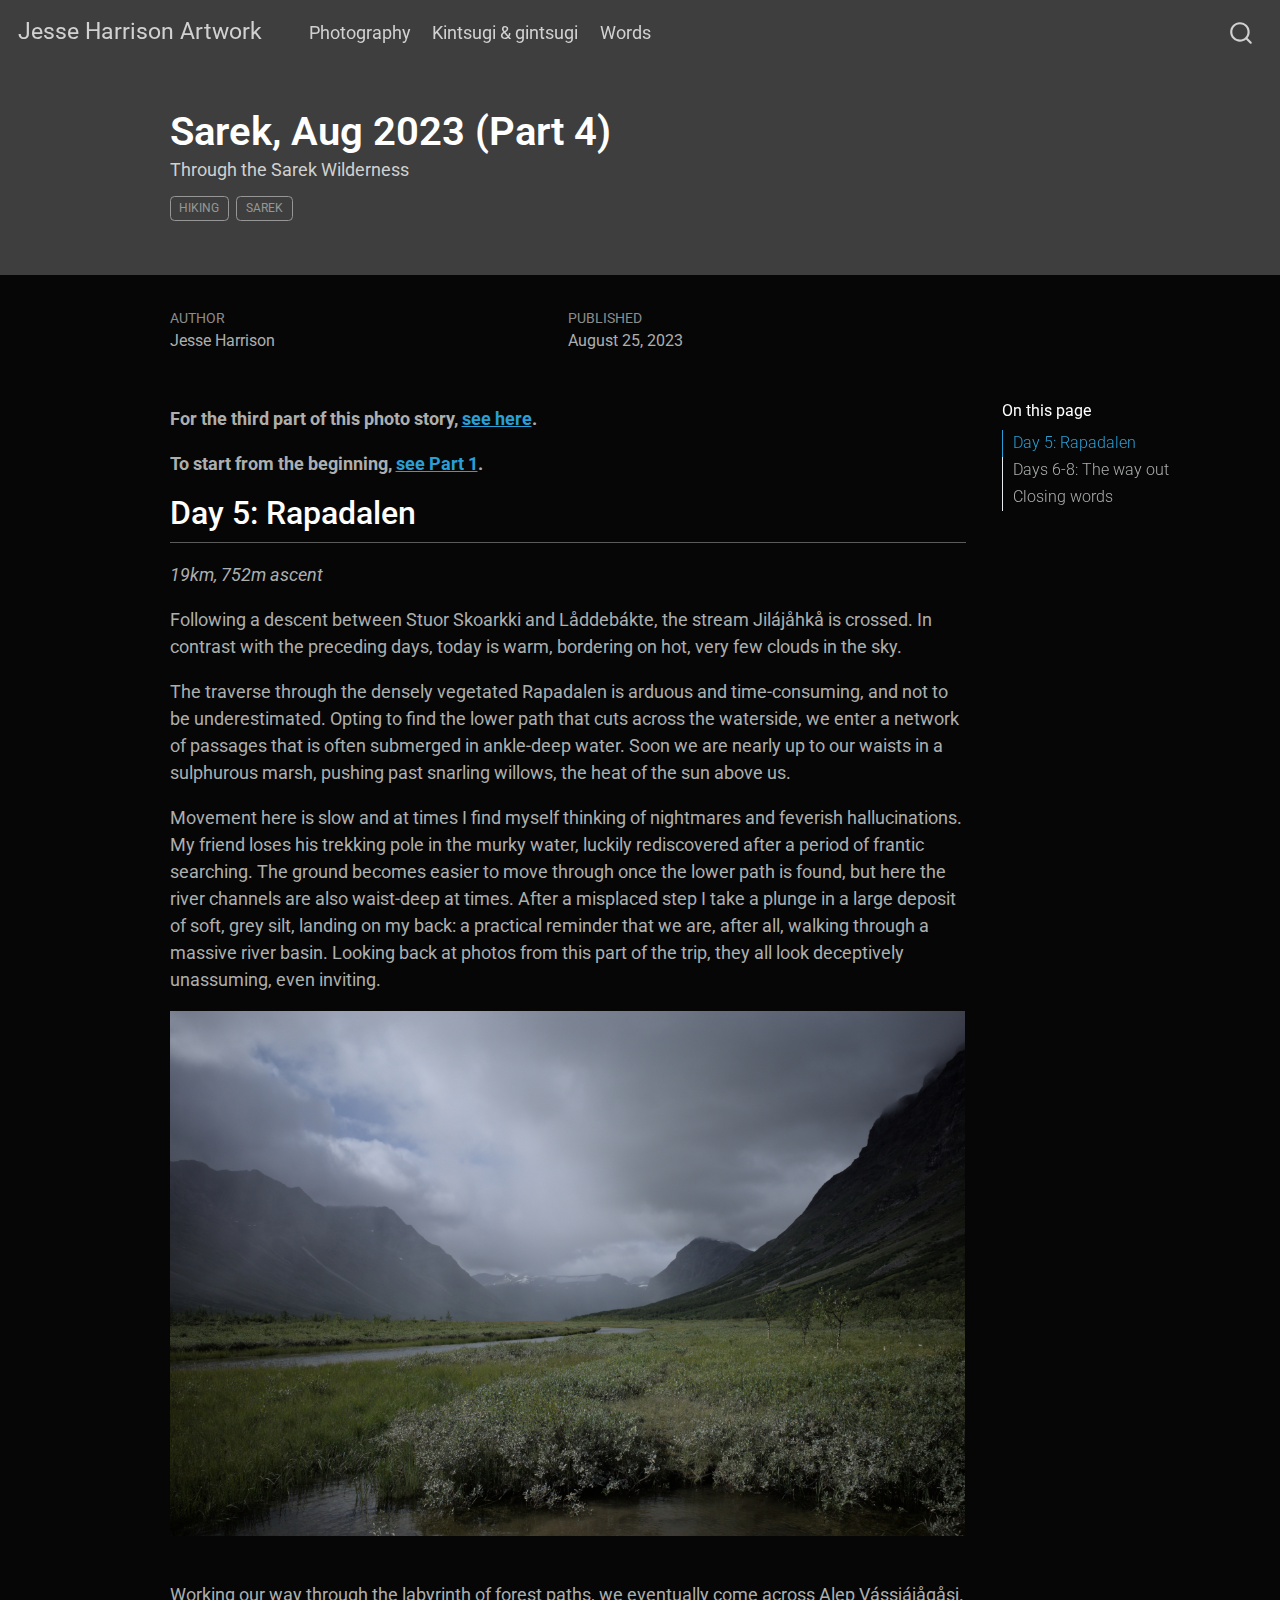
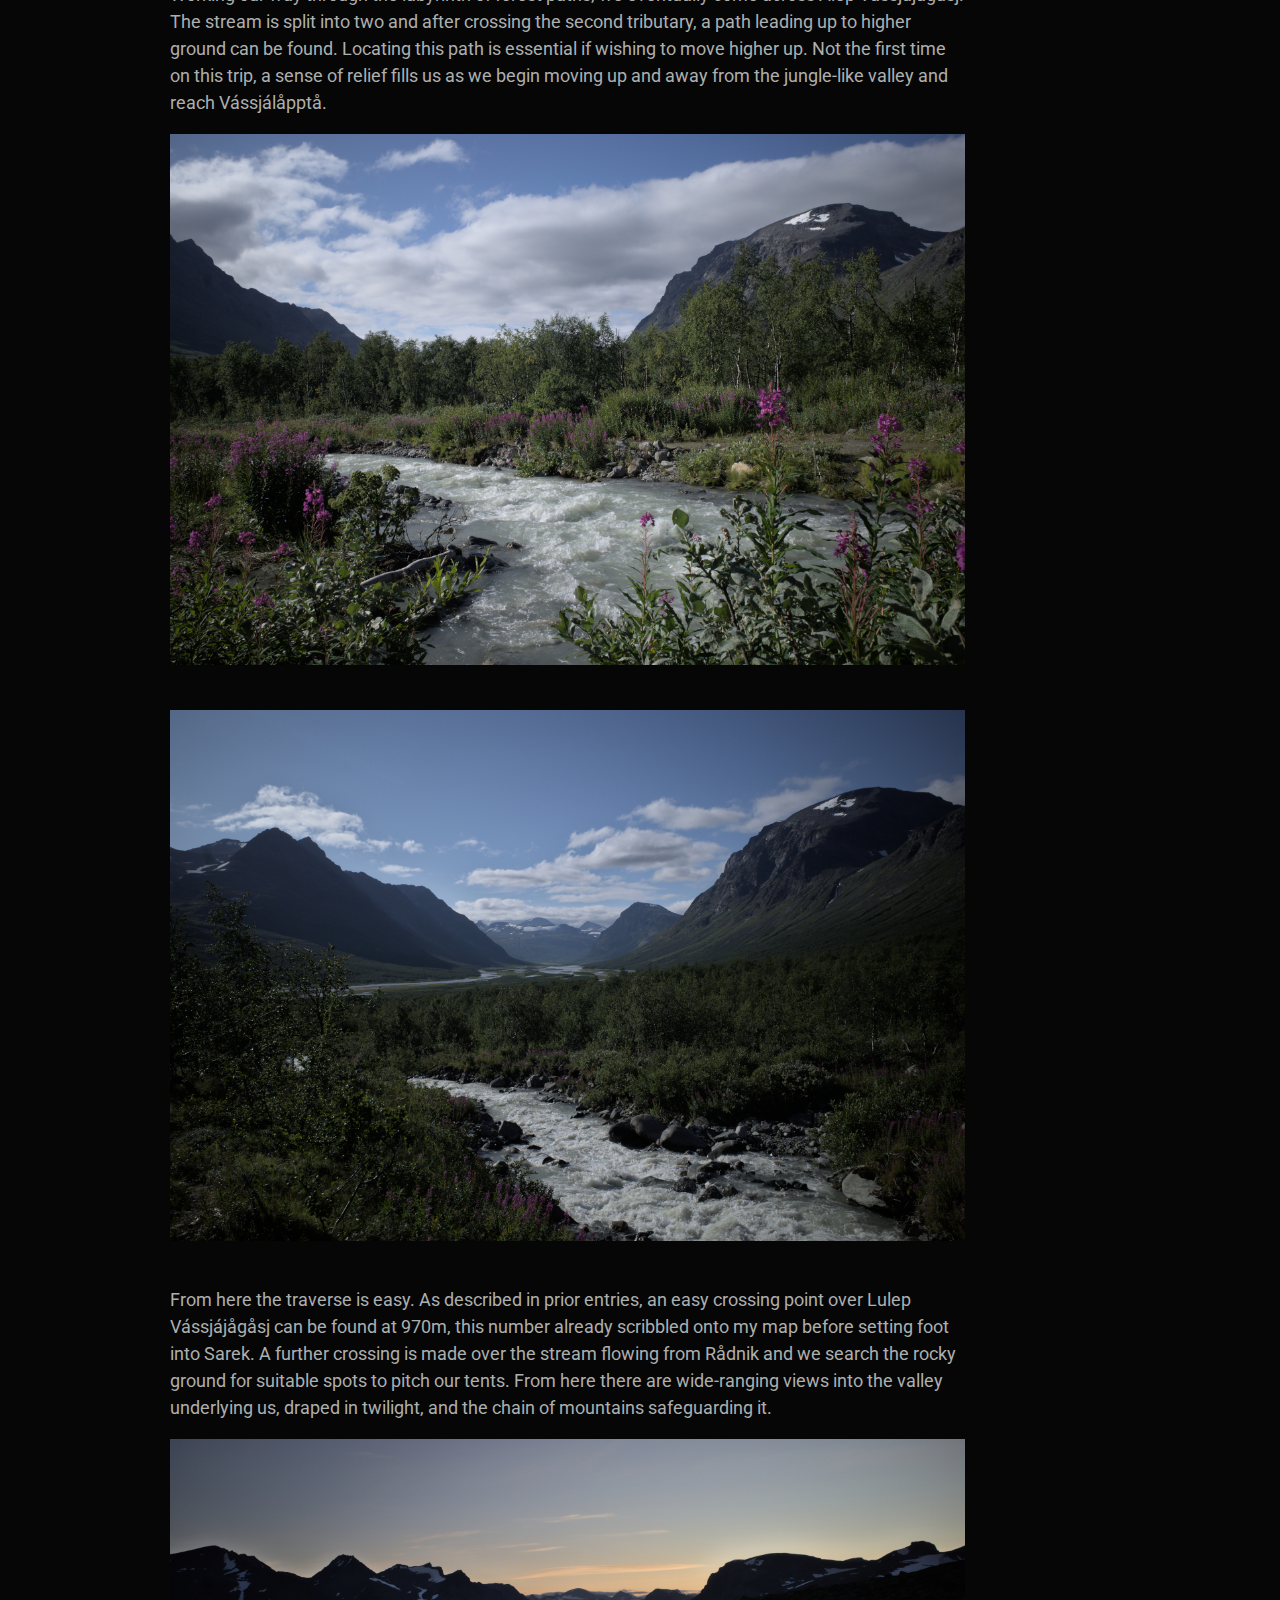
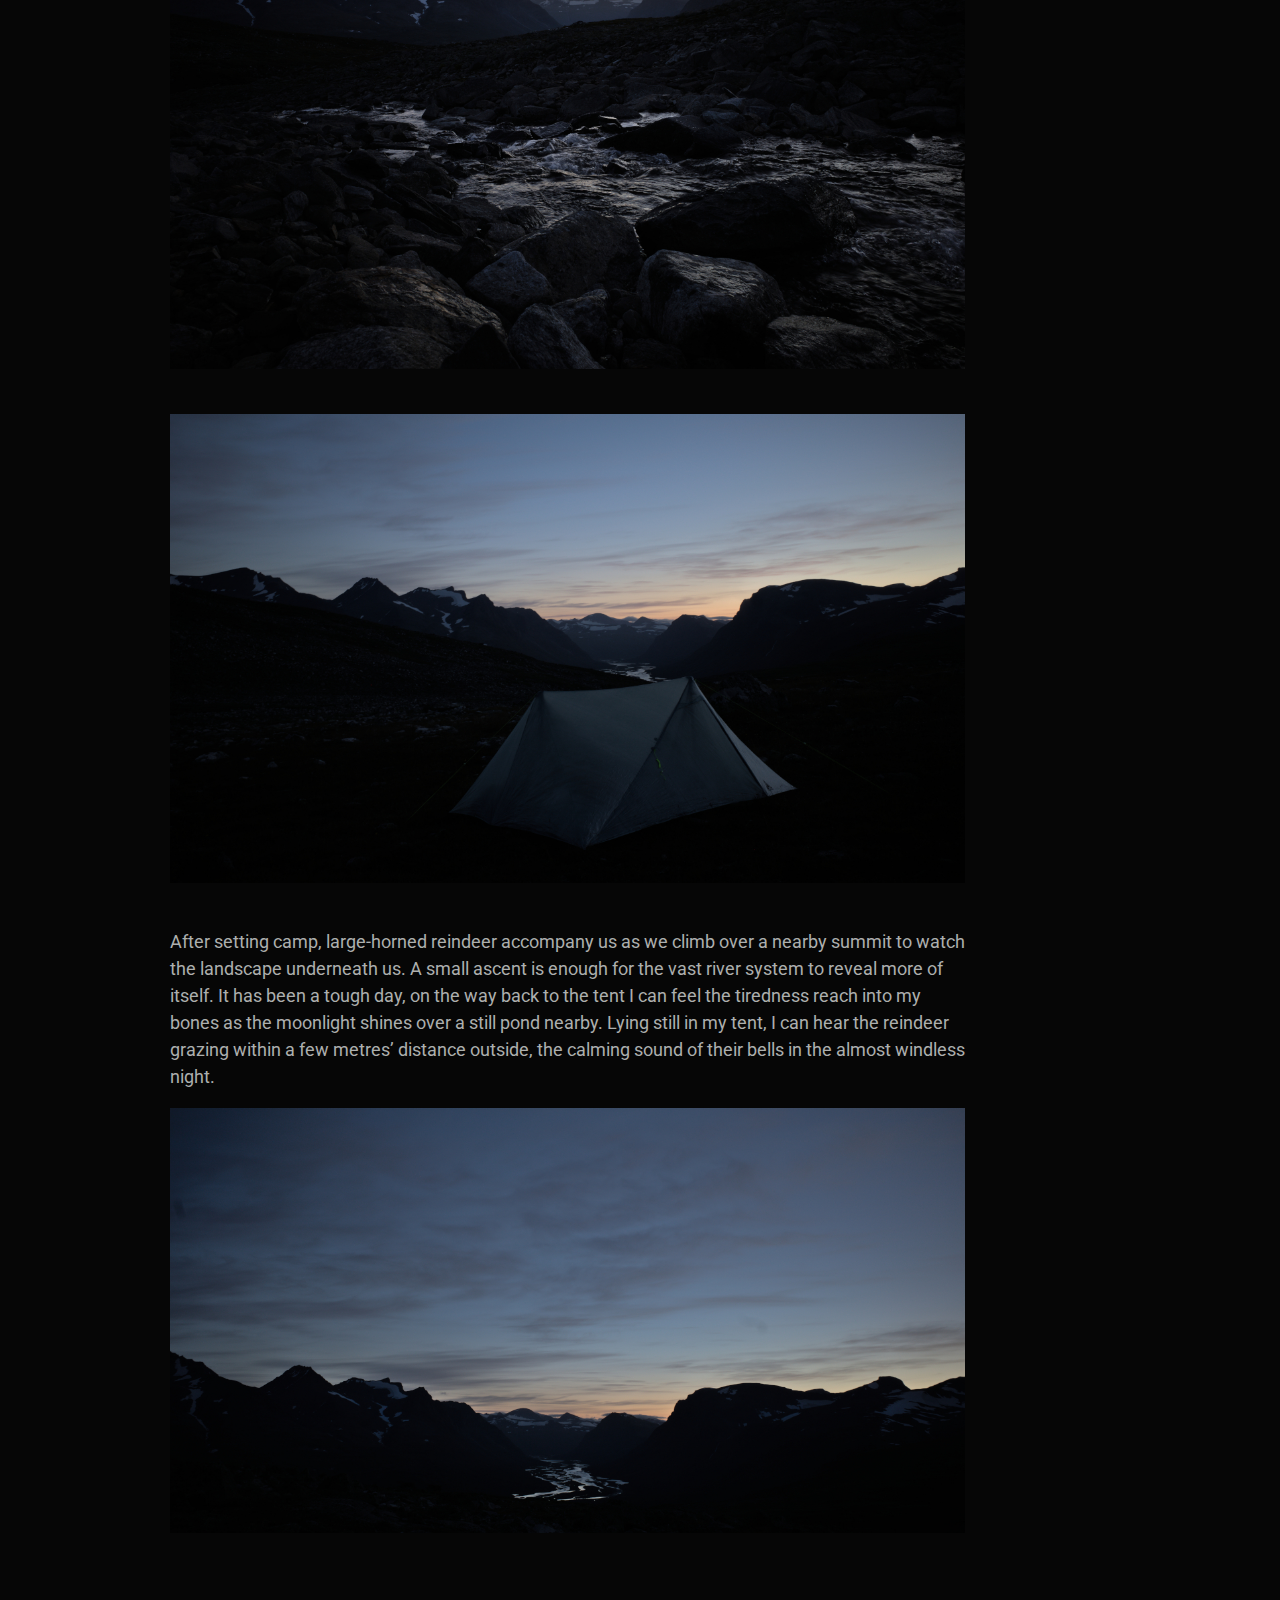
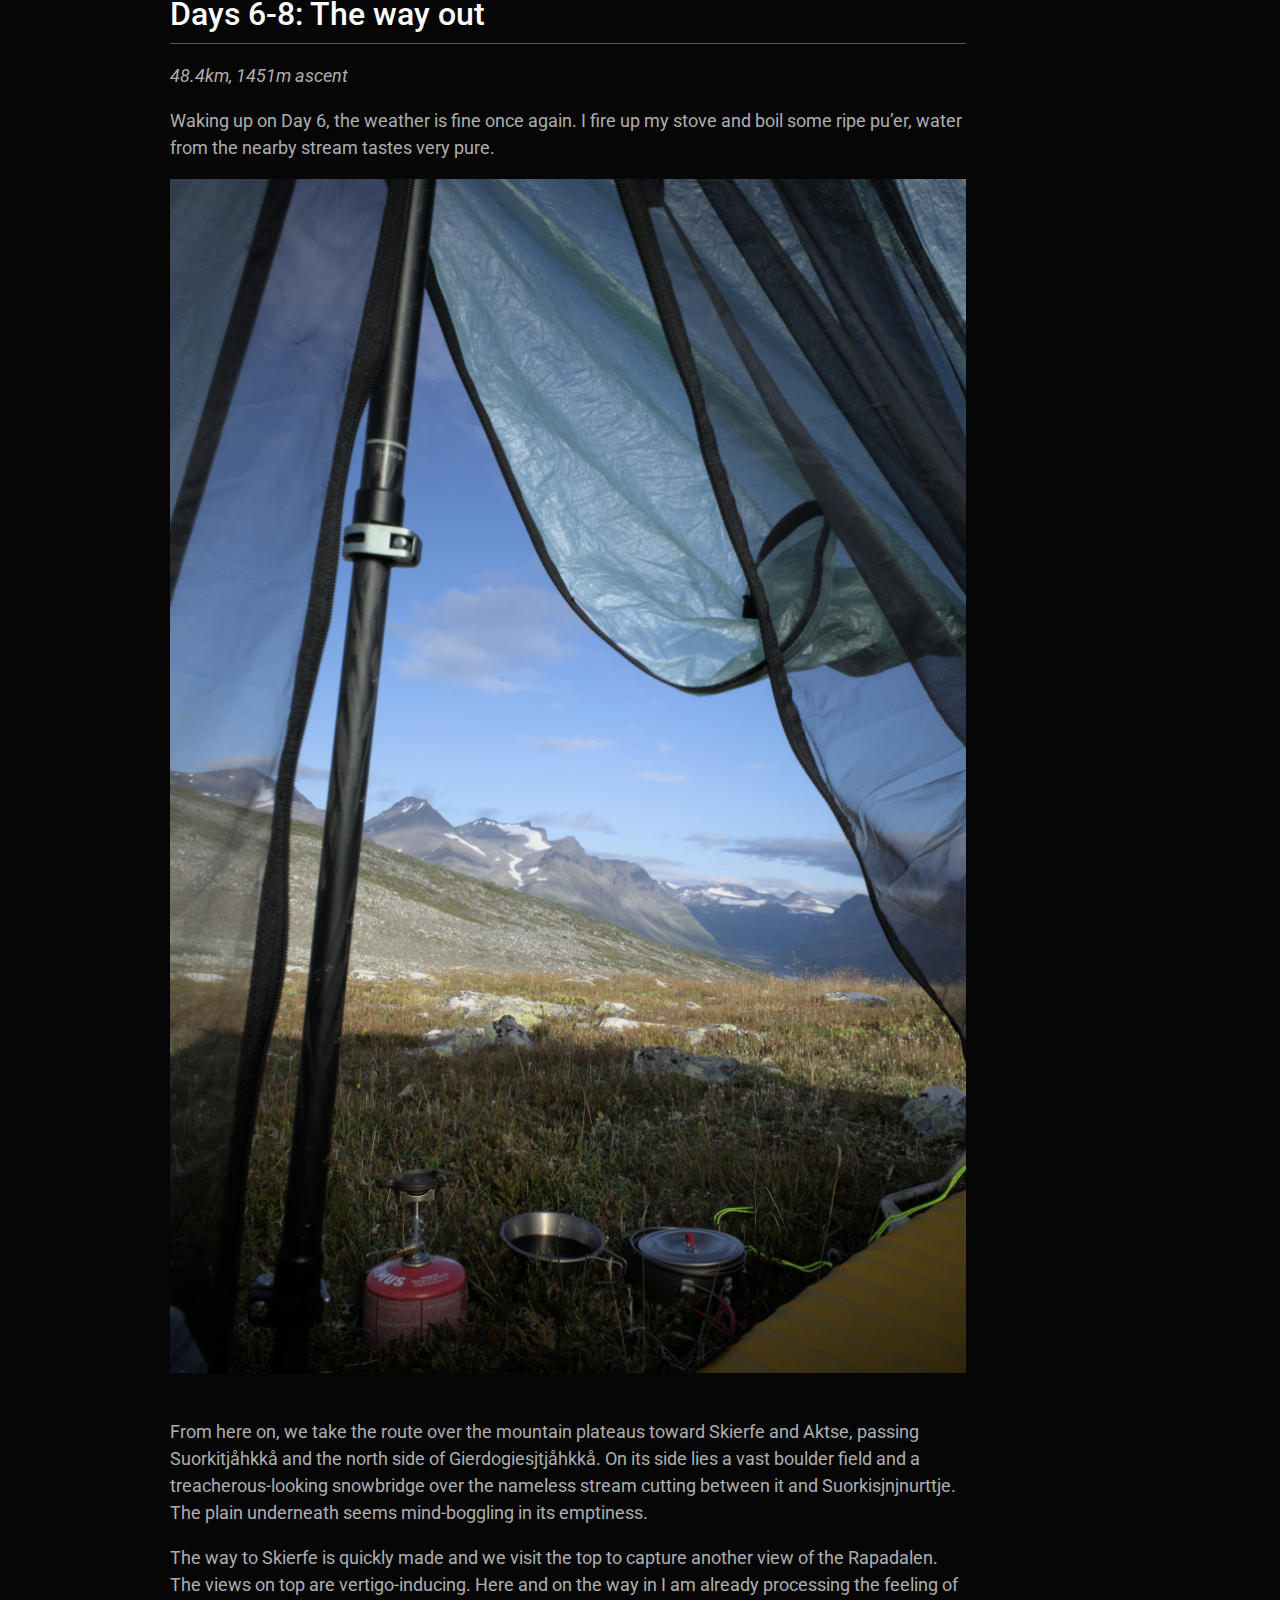
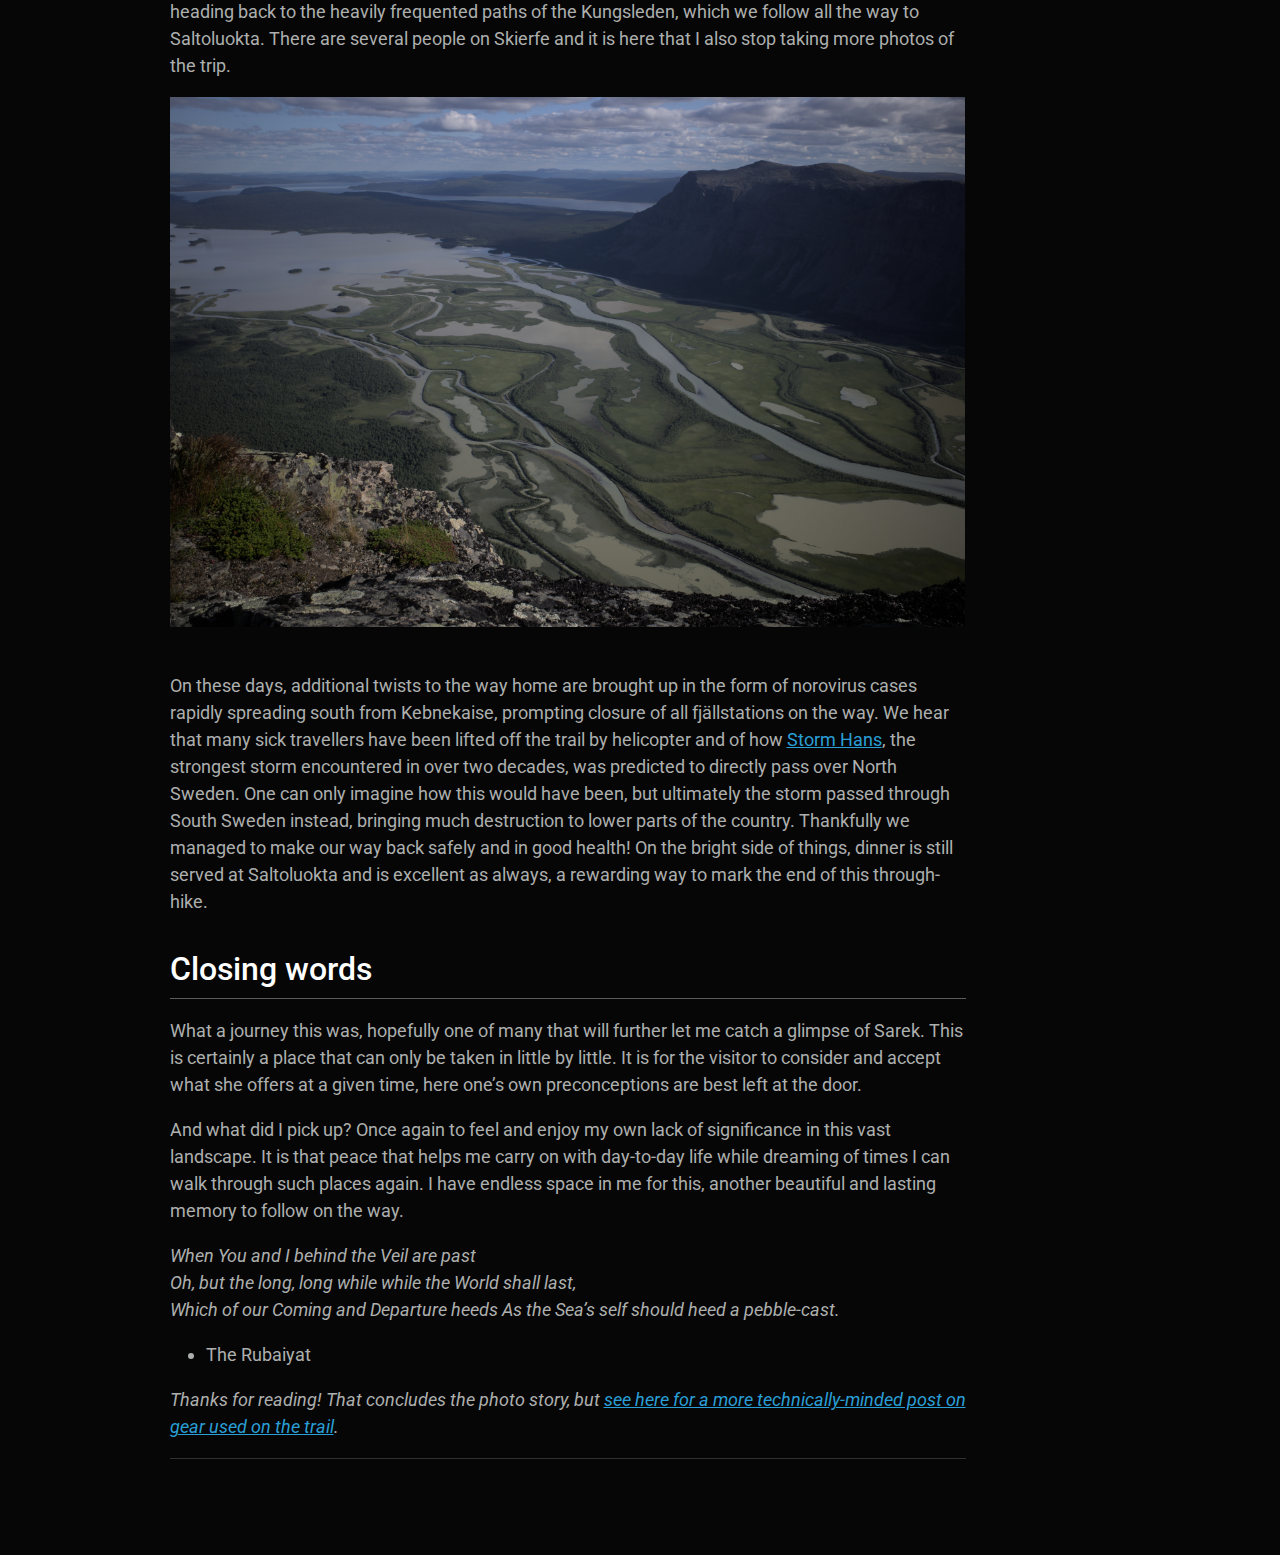
<file: docs/posts/sarek-23-pt4/index.html>
<!DOCTYPE html>
<html xmlns="http://www.w3.org/1999/xhtml" lang="en" xml:lang="en"><head>

<meta charset="utf-8">
<meta name="generator" content="quarto-1.2.335">

<meta name="viewport" content="width=device-width, initial-scale=1.0, user-scalable=yes">

<meta name="author" content="Jesse Harrison">
<meta name="dcterms.date" content="2023-08-25">
<meta name="description" content="Through the Sarek Wilderness">

<title>Jesse Harrison Artwork - Sarek, Aug 2023 (Part 4)</title>
<style>
code{white-space: pre-wrap;}
span.smallcaps{font-variant: small-caps;}
div.columns{display: flex; gap: min(4vw, 1.5em);}
div.column{flex: auto; overflow-x: auto;}
div.hanging-indent{margin-left: 1.5em; text-indent: -1.5em;}
ul.task-list{list-style: none;}
ul.task-list li input[type="checkbox"] {
  width: 0.8em;
  margin: 0 0.8em 0.2em -1.6em;
  vertical-align: middle;
}
</style>


<script src="../../site_libs/quarto-nav/quarto-nav.js"></script>
<script src="../../site_libs/quarto-nav/headroom.min.js"></script>
<script src="../../site_libs/clipboard/clipboard.min.js"></script>
<script src="../../site_libs/quarto-search/autocomplete.umd.js"></script>
<script src="../../site_libs/quarto-search/fuse.min.js"></script>
<script src="../../site_libs/quarto-search/quarto-search.js"></script>
<meta name="quarto:offset" content="../../">
<script src="../../site_libs/quarto-html/quarto.js"></script>
<script src="../../site_libs/quarto-html/popper.min.js"></script>
<script src="../../site_libs/quarto-html/tippy.umd.min.js"></script>
<script src="../../site_libs/quarto-html/anchor.min.js"></script>
<link href="../../site_libs/quarto-html/tippy.css" rel="stylesheet">
<link href="../../site_libs/quarto-html/quarto-syntax-highlighting-dark.css" rel="stylesheet" id="quarto-text-highlighting-styles">
<script src="../../site_libs/bootstrap/bootstrap.min.js"></script>
<link href="../../site_libs/bootstrap/bootstrap-icons.css" rel="stylesheet">
<link href="../../site_libs/bootstrap/bootstrap.min.css" rel="stylesheet" id="quarto-bootstrap" data-mode="dark">
<script src="../../site_libs/quarto-contrib/glightbox/glightbox.min.js"></script>
<link href="../../site_libs/quarto-contrib/glightbox/glightbox.min.css" rel="stylesheet">
<link href="../../site_libs/quarto-contrib/glightbox/lightbox.css" rel="stylesheet">
<script id="quarto-search-options" type="application/json">{
  "location": "navbar",
  "copy-button": false,
  "collapse-after": 3,
  "panel-placement": "end",
  "type": "overlay",
  "limit": 20,
  "language": {
    "search-no-results-text": "No results",
    "search-matching-documents-text": "matching documents",
    "search-copy-link-title": "Copy link to search",
    "search-hide-matches-text": "Hide additional matches",
    "search-more-match-text": "more match in this document",
    "search-more-matches-text": "more matches in this document",
    "search-clear-button-title": "Clear",
    "search-detached-cancel-button-title": "Cancel",
    "search-submit-button-title": "Submit"
  }
}</script>


<link rel="stylesheet" href="../../styles.css">
</head>

<body class="nav-fixed">

<div id="quarto-search-results"></div>
  <header id="quarto-header" class="headroom fixed-top">
    <nav class="navbar navbar-expand-lg navbar-dark ">
      <div class="navbar-container container-fluid">
      <div class="navbar-brand-container">
    <a class="navbar-brand" href="../../index.html">
    <span class="navbar-title">Jesse Harrison Artwork</span>
    </a>
  </div>
          <button class="navbar-toggler" type="button" data-bs-toggle="collapse" data-bs-target="#navbarCollapse" aria-controls="navbarCollapse" aria-expanded="false" aria-label="Toggle navigation" onclick="if (window.quartoToggleHeadroom) { window.quartoToggleHeadroom(); }">
  <span class="navbar-toggler-icon"></span>
</button>
          <div class="collapse navbar-collapse" id="navbarCollapse">
            <ul class="navbar-nav navbar-nav-scroll me-auto">
  <li class="nav-item">
    <a class="nav-link" href="../../photography.html">
 <span class="menu-text">Photography</span></a>
  </li>  
  <li class="nav-item">
    <a class="nav-link" href="../../kintsugi.html">
 <span class="menu-text">Kintsugi &amp; gintsugi</span></a>
  </li>  
  <li class="nav-item">
    <a class="nav-link" href="../../words.html">
 <span class="menu-text">Words</span></a>
  </li>  
</ul>
              <div id="quarto-search" class="" title="Search"></div>
          </div> <!-- /navcollapse -->
      </div> <!-- /container-fluid -->
    </nav>
</header>
<!-- content -->
<header id="title-block-header" class="quarto-title-block default page-columns page-full">
  <div class="quarto-title-banner page-columns page-full">
    <div class="quarto-title column-body">
      <h1 class="title">Sarek, Aug 2023 (Part 4)</h1>
                  <div>
        <div class="description">
          Through the Sarek Wilderness
        </div>
      </div>
                          <div class="quarto-categories">
                <div class="quarto-category">Hiking</div>
                <div class="quarto-category">Sarek</div>
              </div>
                  </div>
  </div>
    
  
  <div class="quarto-title-meta">

      <div>
      <div class="quarto-title-meta-heading">Author</div>
      <div class="quarto-title-meta-contents">
               <p>Jesse Harrison </p>
            </div>
    </div>
      
      <div>
      <div class="quarto-title-meta-heading">Published</div>
      <div class="quarto-title-meta-contents">
        <p class="date">August 25, 2023</p>
      </div>
    </div>
    
      
    </div>
    
  
  </header><div id="quarto-content" class="quarto-container page-columns page-rows-contents page-layout-article page-navbar">
<!-- sidebar -->
<!-- margin-sidebar -->
    <div id="quarto-margin-sidebar" class="sidebar margin-sidebar">
        <nav id="TOC" role="doc-toc" class="toc-active">
    <h2 id="toc-title">On this page</h2>
   
  <ul>
  <li><a href="#day-5-rapadalen" id="toc-day-5-rapadalen" class="nav-link active" data-scroll-target="#day-5-rapadalen">Day 5: Rapadalen</a></li>
  <li><a href="#days-6-8-the-way-out" id="toc-days-6-8-the-way-out" class="nav-link" data-scroll-target="#days-6-8-the-way-out">Days 6-8: The way out</a></li>
  <li><a href="#closing-words" id="toc-closing-words" class="nav-link" data-scroll-target="#closing-words">Closing words</a></li>
  </ul>
</nav>
    </div>
<!-- main -->
<main class="content quarto-banner-title-block" id="quarto-document-content">




<p><strong>For the third part of this photo story, <a href="https://www.jesse-harrison.com/posts/sarek-23-pt3/">see here</a>.</strong></p>
<p><strong>To start from the beginning, <a href="https://www.jesse-harrison.com/posts/sarek-23-pt1/">see Part 1</a>.</strong></p>
<section id="day-5-rapadalen" class="level2">
<h2 class="anchored" data-anchor-id="day-5-rapadalen">Day 5: Rapadalen</h2>
<p><em>19km, 752m ascent</em></p>
<p>Following a descent between Stuor Skoarkki and Låddebákte, the stream Jilájåhkå is crossed. In contrast with the preceding days, today is warm, bordering on hot, very few clouds in the sky.</p>
<p>The traverse through the densely vegetated Rapadalen is arduous and time-consuming, and not to be underestimated. Opting to find the lower path that cuts across the waterside, we enter a network of passages that is often submerged in ankle-deep water. Soon we are nearly up to our waists in a sulphurous marsh, pushing past snarling willows, the heat of the sun above us.</p>
<p>Movement here is slow and at times I find myself thinking of nightmares and feverish hallucinations. My friend loses his trekking pole in the murky water, luckily rediscovered after a period of frantic searching. The ground becomes easier to move through once the lower path is found, but here the river channels are also waist-deep at times. After a misplaced step I take a plunge in a large deposit of soft, grey silt, landing on my back: a practical reminder that we are, after all, walking through a massive river basin. Looking back at photos from this part of the trip, they all look deceptively unassuming, even inviting.</p>
<div class="quarto-layout-panel">
<div class="quarto-layout-row quarto-layout-valign-top">
<div class="quarto-figure quarto-figure-center" style="flex-basis: 100.0%;justify-content: center;">
<figure class="figure">
<p><a href="rapa1.JPG" class="lightbox" data-gallery="elsewhere"><img src="rapa1.JPG" class="img-fluid figure-img"></a></p>
</figure>
</div>
</div>
</div>
<p>Working our way through the labyrinth of forest paths, we eventually come across Alep Vássjájågåsj. The stream is split into two and after crossing the second tributary, a path leading up to higher ground can be found. Locating this path is essential if wishing to move higher up. Not the first time on this trip, a sense of relief fills us as we begin moving up and away from the jungle-like valley and reach Vássjálåpptå.</p>
<div class="quarto-layout-panel">
<div class="quarto-layout-row quarto-layout-valign-top">
<div class="quarto-figure quarto-figure-center" style="flex-basis: 100.0%;justify-content: center;">
<figure class="figure">
<p><a href="rapa2.JPG" class="lightbox" data-gallery="elsewhere"><img src="rapa2.JPG" class="img-fluid figure-img"></a></p>
</figure>
</div>
</div>
</div>
<div class="quarto-layout-panel">
<div class="quarto-layout-row quarto-layout-valign-top">
<div class="quarto-figure quarto-figure-center" style="flex-basis: 100.0%;justify-content: center;">
<figure class="figure">
<p><a href="rapa3.JPG" class="lightbox" data-gallery="elsewhere"><img src="rapa3.JPG" class="img-fluid figure-img"></a></p>
</figure>
</div>
</div>
</div>
<p>From here the traverse is easy. As described in prior entries, an easy crossing point over Lulep Vássjájågåsj can be found at 970m, this number already scribbled onto my map before setting foot into Sarek. A further crossing is made over the stream flowing from Rådnik and we search the rocky ground for suitable spots to pitch our tents. From here there are wide-ranging views into the valley underlying us, draped in twilight, and the chain of mountains safeguarding it.</p>
<div class="quarto-layout-panel">
<div class="quarto-layout-row quarto-layout-valign-top">
<div class="quarto-figure quarto-figure-center" style="flex-basis: 100.0%;justify-content: center;">
<figure class="figure">
<p><a href="rapa4.JPG" class="lightbox" data-gallery="elsewhere"><img src="rapa4.JPG" class="img-fluid figure-img"></a></p>
</figure>
</div>
</div>
</div>
<div class="quarto-layout-panel">
<div class="quarto-layout-row quarto-layout-valign-top">
<div class="quarto-figure quarto-figure-center" style="flex-basis: 100.0%;justify-content: center;">
<figure class="figure">
<p><a href="rapa5.JPG" class="lightbox" data-gallery="elsewhere"><img src="rapa5.JPG" class="img-fluid figure-img"></a></p>
</figure>
</div>
</div>
</div>
<p>After setting camp, large-horned reindeer accompany us as we climb over a nearby summit to watch the landscape underneath us. A small ascent is enough for the vast river system to reveal more of itself. It has been a tough day, on the way back to the tent I can feel the tiredness reach into my bones as the moonlight shines over a still pond nearby. Lying still in my tent, I can hear the reindeer grazing within a few metres’ distance outside, the calming sound of their bells in the almost windless night.</p>
<div class="quarto-layout-panel">
<div class="quarto-layout-row quarto-layout-valign-top">
<div class="quarto-figure quarto-figure-center" style="flex-basis: 100.0%;justify-content: center;">
<figure class="figure">
<p><a href="rapa6.JPG" class="lightbox" data-gallery="elsewhere"><img src="rapa6.JPG" class="img-fluid figure-img"></a></p>
</figure>
</div>
</div>
</div>
</section>
<section id="days-6-8-the-way-out" class="level2">
<h2 class="anchored" data-anchor-id="days-6-8-the-way-out">Days 6-8: The way out</h2>
<p><em>48.4km, 1451m ascent</em></p>
<p>Waking up on Day 6, the weather is fine once again. I fire up my stove and boil some ripe pu’er, water from the nearby stream tastes very pure.</p>
<div class="quarto-layout-panel">
<div class="quarto-layout-row quarto-layout-valign-top">
<div class="quarto-figure quarto-figure-center" style="flex-basis: 100.0%;justify-content: center;">
<figure class="figure">
<p><a href="rapa7.JPG" class="lightbox" data-gallery="elsewhere"><img src="rapa7.JPG" class="img-fluid figure-img"></a></p>
</figure>
</div>
</div>
</div>
<p>From here on, we take the route over the mountain plateaus toward Skierfe and Aktse, passing Suorkitjåhkkå and the north side of Gierdogiesjtjåhkkå. On its side lies a vast boulder field and a treacherous-looking snowbridge over the nameless stream cutting between it and Suorkisjnjnurttje. The plain underneath seems mind-boggling in its emptiness.</p>
<p>The way to Skierfe is quickly made and we visit the top to capture another view of the Rapadalen. The views on top are vertigo-inducing. Here and on the way in I am already processing the feeling of heading back to the heavily frequented paths of the Kungsleden, which we follow all the way to Saltoluokta. There are several people on Skierfe and it is here that I also stop taking more photos of the trip.</p>
<div class="quarto-layout-panel">
<div class="quarto-layout-row quarto-layout-valign-top">
<div class="quarto-figure quarto-figure-center" style="flex-basis: 100.0%;justify-content: center;">
<figure class="figure">
<p><a href="rapa8.JPG" class="lightbox" data-gallery="elsewhere"><img src="rapa8.JPG" class="img-fluid figure-img"></a></p>
</figure>
</div>
</div>
</div>
<p>On these days, additional twists to the way home are brought up in the form of norovirus cases rapidly spreading south from Kebnekaise, prompting closure of all fjällstations on the way. We hear that many sick travellers have been lifted off the trail by helicopter and of how <a href="https://www.theguardian.com/world/2023/aug/08/storm-hans-causes-havoc-in-norway-with-heaviest-rain-in-25-years-forecast">Storm Hans</a>, the strongest storm encountered in over two decades, was predicted to directly pass over North Sweden. One can only imagine how this would have been, but ultimately the storm passed through South Sweden instead, bringing much destruction to lower parts of the country. Thankfully we managed to make our way back safely and in good health! On the bright side of things, dinner is still served at Saltoluokta and is excellent as always, a rewarding way to mark the end of this through-hike.</p>
</section>
<section id="closing-words" class="level2">
<h2 class="anchored" data-anchor-id="closing-words">Closing words</h2>
<p>What a journey this was, hopefully one of many that will further let me catch a glimpse of Sarek. This is certainly a place that can only be taken in little by little. It is for the visitor to consider and accept what she offers at a given time, here one’s own preconceptions are best left at the door.</p>
<p>And what did I pick up? Once again to feel and enjoy my own lack of significance in this vast landscape. It is that peace that helps me carry on with day-to-day life while dreaming of times I can walk through such places again. I have endless space in me for this, another beautiful and lasting memory to follow on the way.</p>
<p><em>When You and I behind the Veil are past<br>
Oh, but the long, long while while the World shall last,<br>
Which of our Coming and Departure heeds As the Sea’s self should heed a pebble-cast.</em></p>
<ul>
<li>The Rubaiyat</li>
</ul>
<p><em>Thanks for reading! That concludes the photo story, but <a href="https://www.jesse-harrison.com/posts/sarek-23-pt5/">see here for a more technically-minded post on gear used on the trail</a>.</em></p>
<hr>


</section>

</main> <!-- /main -->
<script id="quarto-html-after-body" type="application/javascript">
window.document.addEventListener("DOMContentLoaded", function (event) {
  const toggleBodyColorMode = (bsSheetEl) => {
    const mode = bsSheetEl.getAttribute("data-mode");
    const bodyEl = window.document.querySelector("body");
    if (mode === "dark") {
      bodyEl.classList.add("quarto-dark");
      bodyEl.classList.remove("quarto-light");
    } else {
      bodyEl.classList.add("quarto-light");
      bodyEl.classList.remove("quarto-dark");
    }
  }
  const toggleBodyColorPrimary = () => {
    const bsSheetEl = window.document.querySelector("link#quarto-bootstrap");
    if (bsSheetEl) {
      toggleBodyColorMode(bsSheetEl);
    }
  }
  toggleBodyColorPrimary();  
  const icon = "";
  const anchorJS = new window.AnchorJS();
  anchorJS.options = {
    placement: 'right',
    icon: icon
  };
  anchorJS.add('.anchored');
  const clipboard = new window.ClipboardJS('.code-copy-button', {
    target: function(trigger) {
      return trigger.previousElementSibling;
    }
  });
  clipboard.on('success', function(e) {
    // button target
    const button = e.trigger;
    // don't keep focus
    button.blur();
    // flash "checked"
    button.classList.add('code-copy-button-checked');
    var currentTitle = button.getAttribute("title");
    button.setAttribute("title", "Copied!");
    let tooltip;
    if (window.bootstrap) {
      button.setAttribute("data-bs-toggle", "tooltip");
      button.setAttribute("data-bs-placement", "left");
      button.setAttribute("data-bs-title", "Copied!");
      tooltip = new bootstrap.Tooltip(button, 
        { trigger: "manual", 
          customClass: "code-copy-button-tooltip",
          offset: [0, -8]});
      tooltip.show();    
    }
    setTimeout(function() {
      if (tooltip) {
        tooltip.hide();
        button.removeAttribute("data-bs-title");
        button.removeAttribute("data-bs-toggle");
        button.removeAttribute("data-bs-placement");
      }
      button.setAttribute("title", currentTitle);
      button.classList.remove('code-copy-button-checked');
    }, 1000);
    // clear code selection
    e.clearSelection();
  });
  function tippyHover(el, contentFn) {
    const config = {
      allowHTML: true,
      content: contentFn,
      maxWidth: 500,
      delay: 100,
      arrow: false,
      appendTo: function(el) {
          return el.parentElement;
      },
      interactive: true,
      interactiveBorder: 10,
      theme: 'quarto',
      placement: 'bottom-start'
    };
    window.tippy(el, config); 
  }
  const noterefs = window.document.querySelectorAll('a[role="doc-noteref"]');
  for (var i=0; i<noterefs.length; i++) {
    const ref = noterefs[i];
    tippyHover(ref, function() {
      // use id or data attribute instead here
      let href = ref.getAttribute('data-footnote-href') || ref.getAttribute('href');
      try { href = new URL(href).hash; } catch {}
      const id = href.replace(/^#\/?/, "");
      const note = window.document.getElementById(id);
      return note.innerHTML;
    });
  }
  const findCites = (el) => {
    const parentEl = el.parentElement;
    if (parentEl) {
      const cites = parentEl.dataset.cites;
      if (cites) {
        return {
          el,
          cites: cites.split(' ')
        };
      } else {
        return findCites(el.parentElement)
      }
    } else {
      return undefined;
    }
  };
  var bibliorefs = window.document.querySelectorAll('a[role="doc-biblioref"]');
  for (var i=0; i<bibliorefs.length; i++) {
    const ref = bibliorefs[i];
    const citeInfo = findCites(ref);
    if (citeInfo) {
      tippyHover(citeInfo.el, function() {
        var popup = window.document.createElement('div');
        citeInfo.cites.forEach(function(cite) {
          var citeDiv = window.document.createElement('div');
          citeDiv.classList.add('hanging-indent');
          citeDiv.classList.add('csl-entry');
          var biblioDiv = window.document.getElementById('ref-' + cite);
          if (biblioDiv) {
            citeDiv.innerHTML = biblioDiv.innerHTML;
          }
          popup.appendChild(citeDiv);
        });
        return popup.innerHTML;
      });
    }
  }
});
</script>
</div> <!-- /content -->
<script>var lightboxQuarto = GLightbox({"descPosition":"bottom","openEffect":"zoom","closeEffect":"zoom","selector":".lightbox","loop":true});</script>



</body></html>
</file>
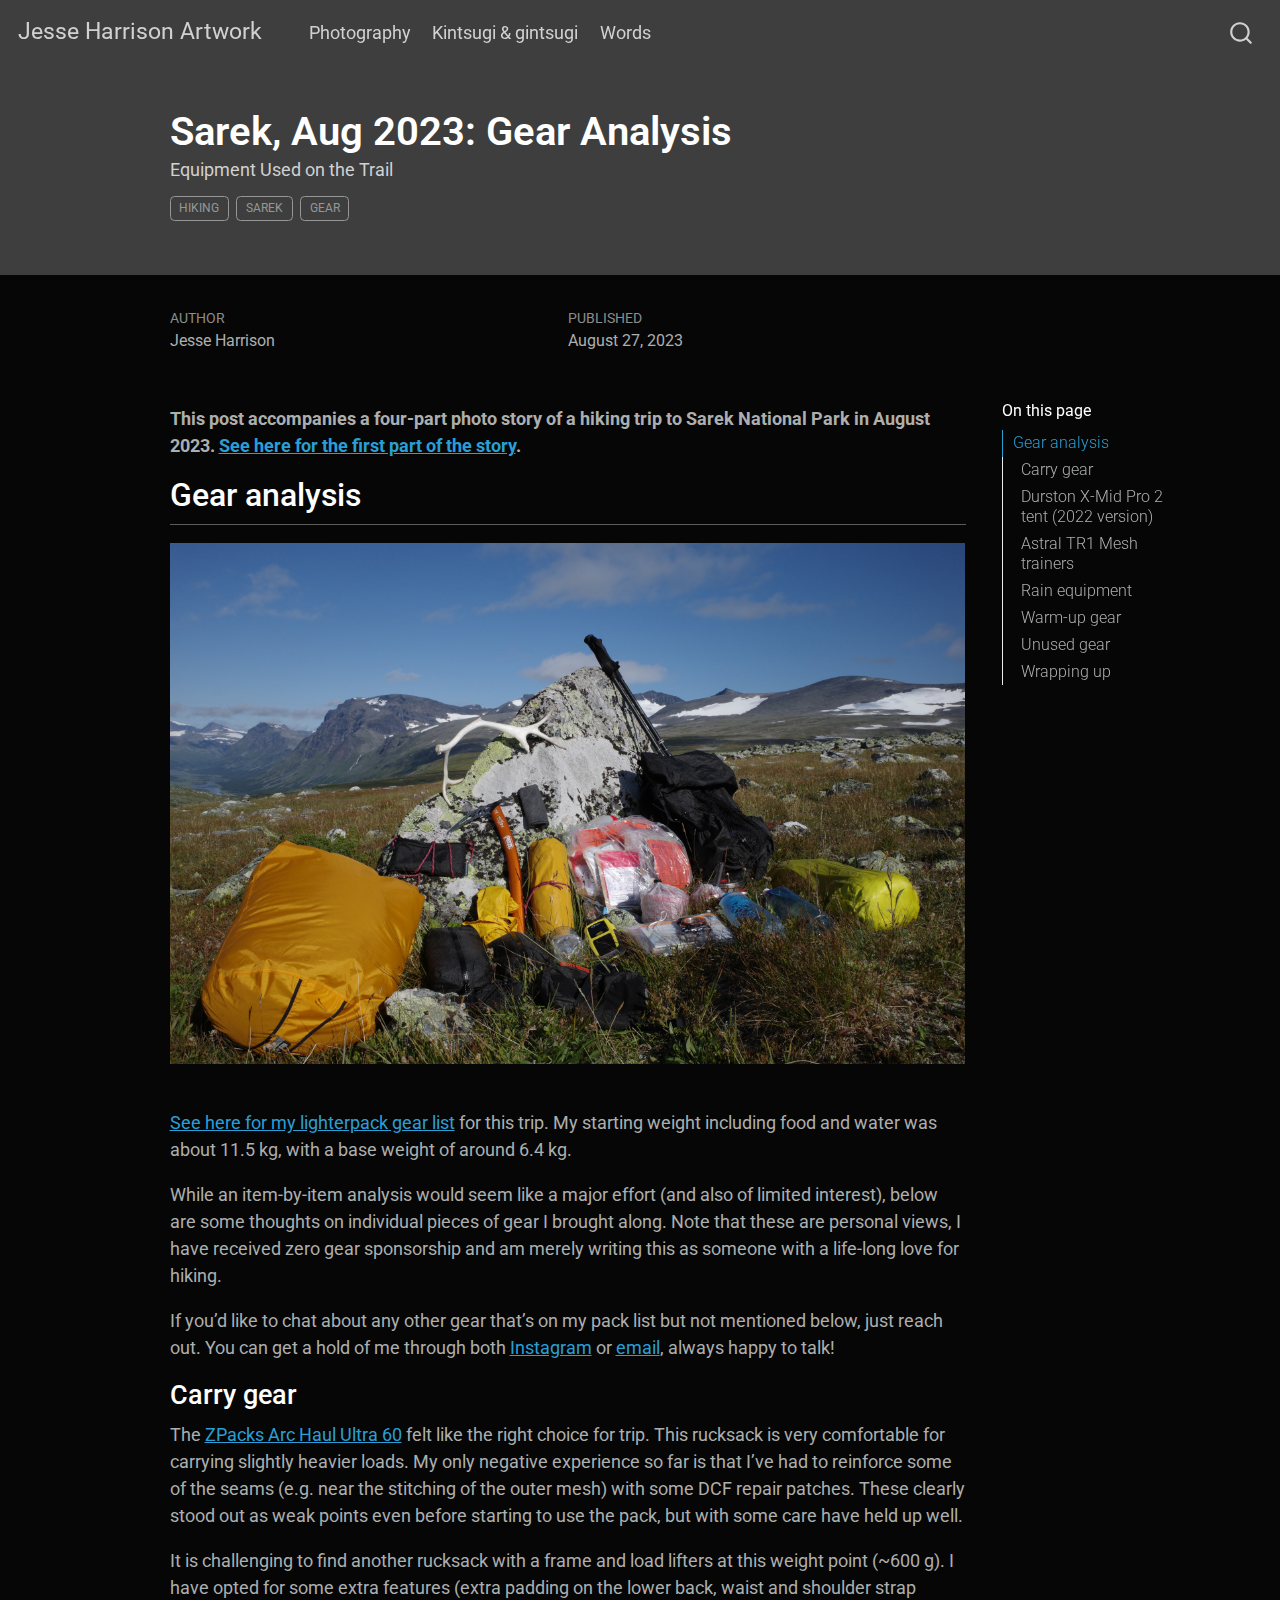
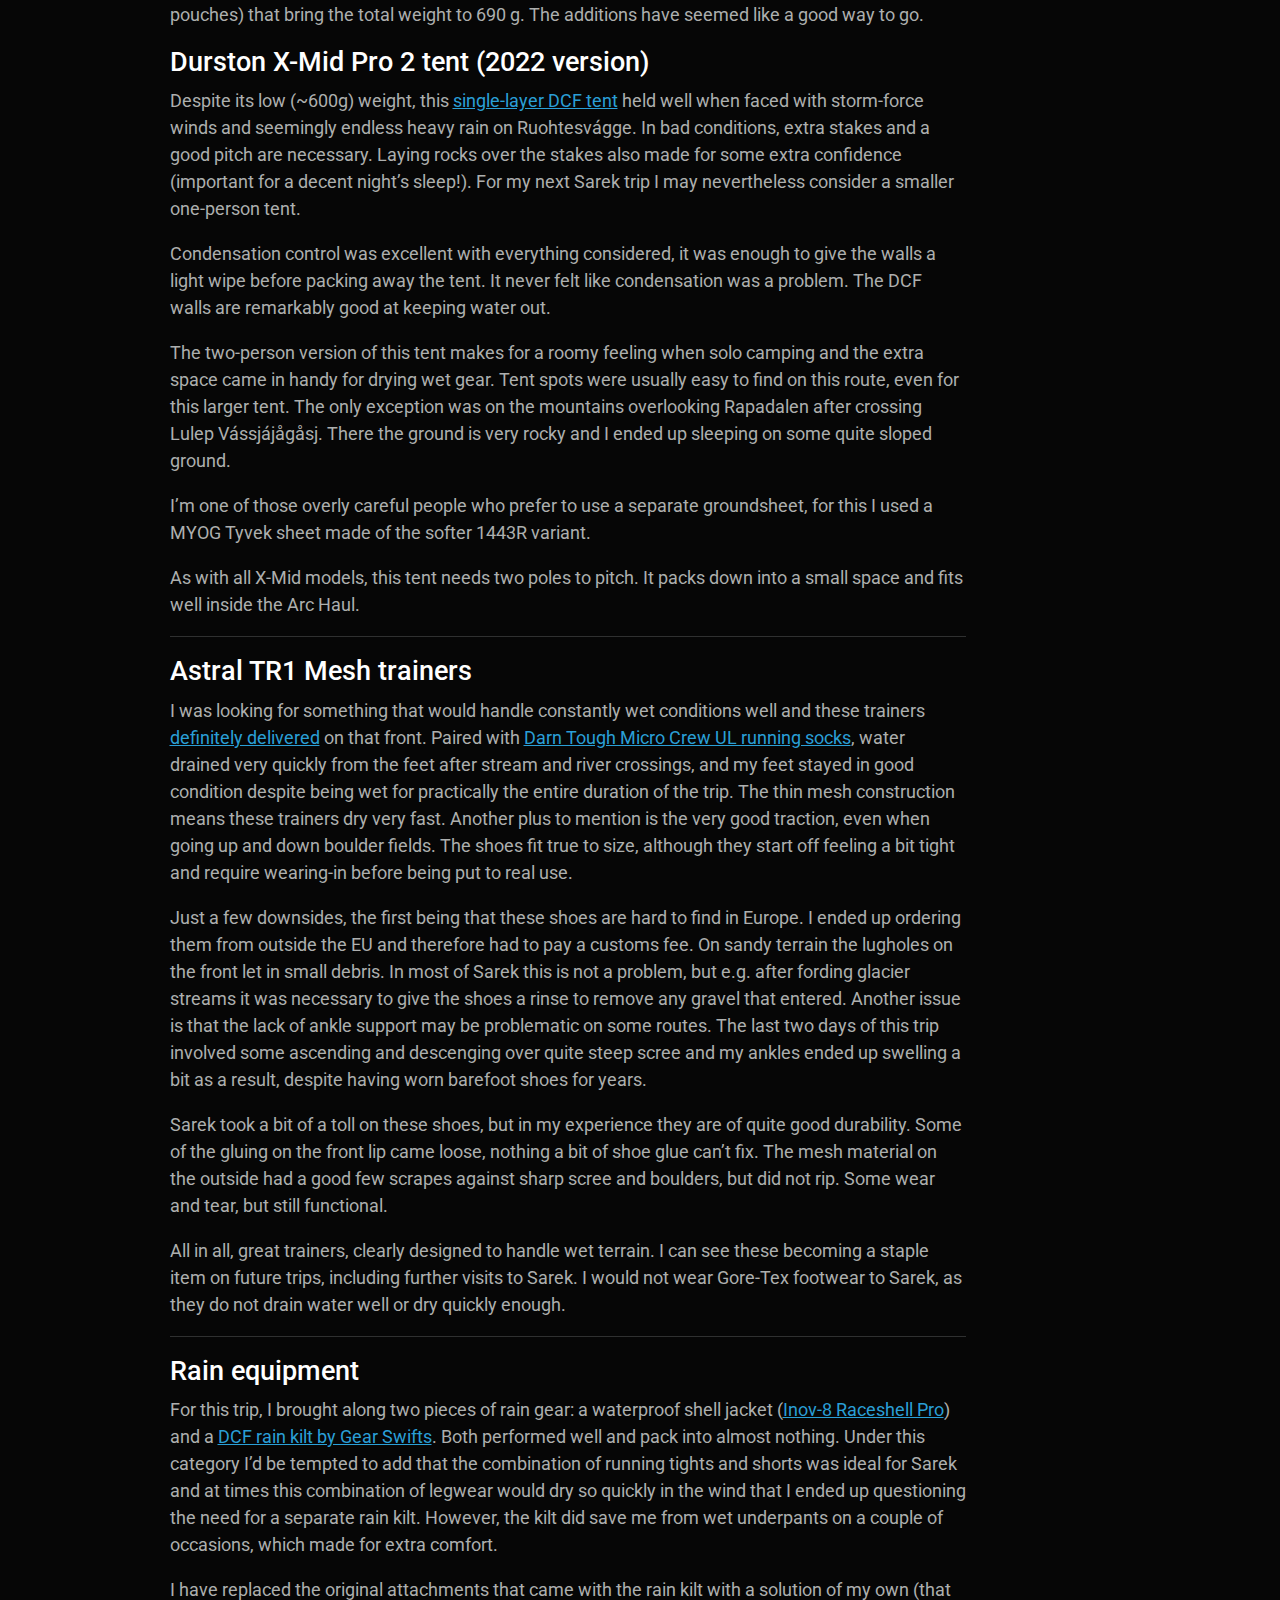
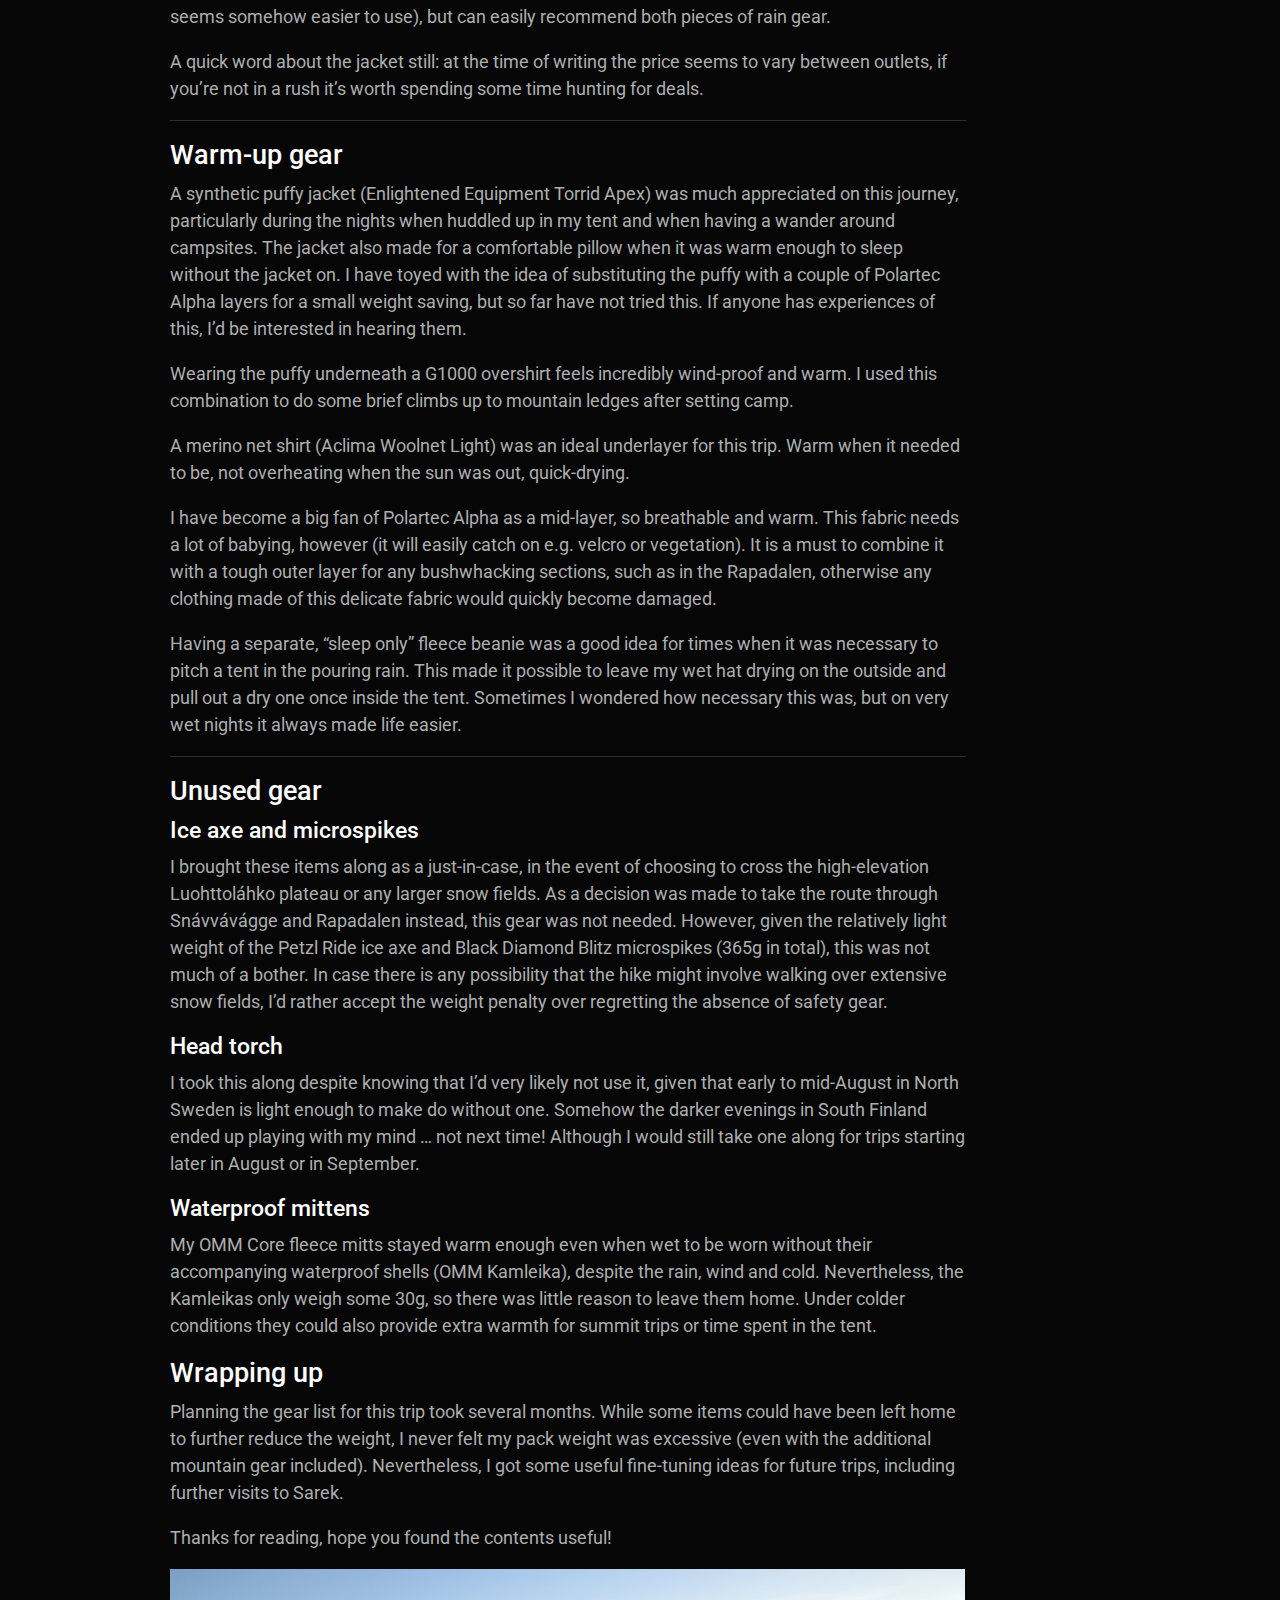
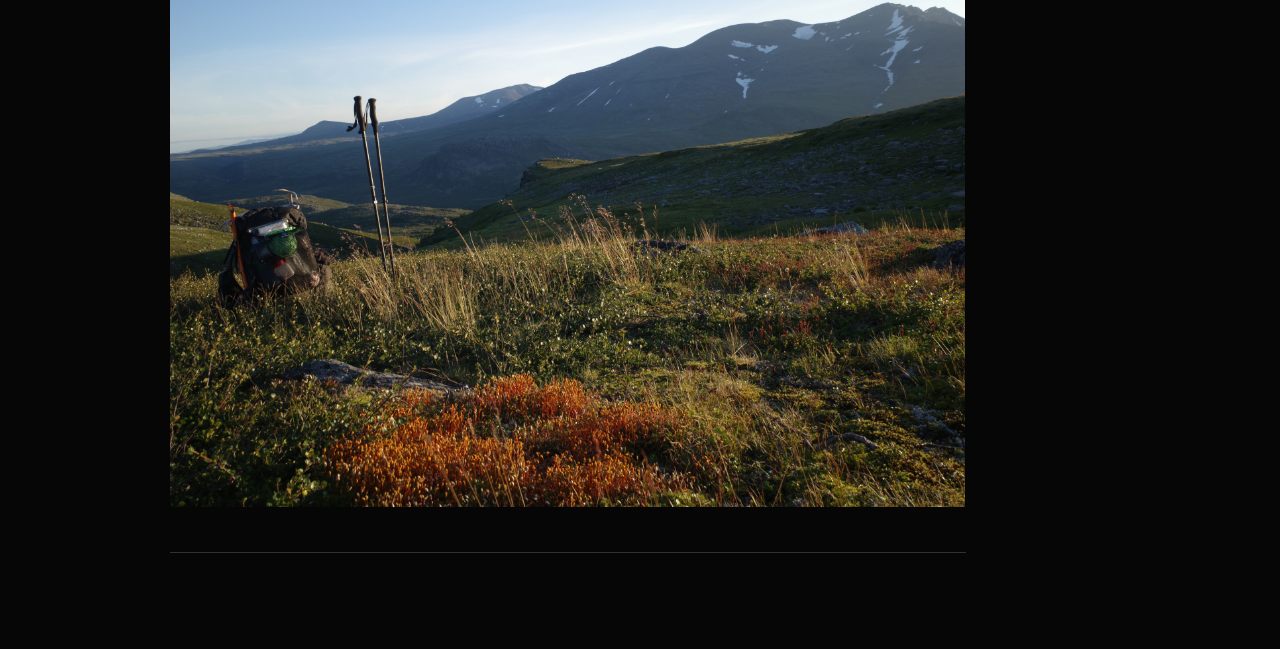
<file: docs/posts/sarek-23-pt5/index.html>
<!DOCTYPE html>
<html xmlns="http://www.w3.org/1999/xhtml" lang="en" xml:lang="en"><head>

<meta charset="utf-8">
<meta name="generator" content="quarto-1.2.335">

<meta name="viewport" content="width=device-width, initial-scale=1.0, user-scalable=yes">

<meta name="author" content="Jesse Harrison">
<meta name="dcterms.date" content="2023-08-27">
<meta name="description" content="Equipment Used on the Trail">

<title>Jesse Harrison Artwork - Sarek, Aug 2023: Gear Analysis</title>
<style>
code{white-space: pre-wrap;}
span.smallcaps{font-variant: small-caps;}
div.columns{display: flex; gap: min(4vw, 1.5em);}
div.column{flex: auto; overflow-x: auto;}
div.hanging-indent{margin-left: 1.5em; text-indent: -1.5em;}
ul.task-list{list-style: none;}
ul.task-list li input[type="checkbox"] {
  width: 0.8em;
  margin: 0 0.8em 0.2em -1.6em;
  vertical-align: middle;
}
</style>


<script src="../../site_libs/quarto-nav/quarto-nav.js"></script>
<script src="../../site_libs/quarto-nav/headroom.min.js"></script>
<script src="../../site_libs/clipboard/clipboard.min.js"></script>
<script src="../../site_libs/quarto-search/autocomplete.umd.js"></script>
<script src="../../site_libs/quarto-search/fuse.min.js"></script>
<script src="../../site_libs/quarto-search/quarto-search.js"></script>
<meta name="quarto:offset" content="../../">
<script src="../../site_libs/quarto-html/quarto.js"></script>
<script src="../../site_libs/quarto-html/popper.min.js"></script>
<script src="../../site_libs/quarto-html/tippy.umd.min.js"></script>
<script src="../../site_libs/quarto-html/anchor.min.js"></script>
<link href="../../site_libs/quarto-html/tippy.css" rel="stylesheet">
<link href="../../site_libs/quarto-html/quarto-syntax-highlighting-dark.css" rel="stylesheet" id="quarto-text-highlighting-styles">
<script src="../../site_libs/bootstrap/bootstrap.min.js"></script>
<link href="../../site_libs/bootstrap/bootstrap-icons.css" rel="stylesheet">
<link href="../../site_libs/bootstrap/bootstrap.min.css" rel="stylesheet" id="quarto-bootstrap" data-mode="dark">
<script src="../../site_libs/quarto-contrib/glightbox/glightbox.min.js"></script>
<link href="../../site_libs/quarto-contrib/glightbox/glightbox.min.css" rel="stylesheet">
<link href="../../site_libs/quarto-contrib/glightbox/lightbox.css" rel="stylesheet">
<script id="quarto-search-options" type="application/json">{
  "location": "navbar",
  "copy-button": false,
  "collapse-after": 3,
  "panel-placement": "end",
  "type": "overlay",
  "limit": 20,
  "language": {
    "search-no-results-text": "No results",
    "search-matching-documents-text": "matching documents",
    "search-copy-link-title": "Copy link to search",
    "search-hide-matches-text": "Hide additional matches",
    "search-more-match-text": "more match in this document",
    "search-more-matches-text": "more matches in this document",
    "search-clear-button-title": "Clear",
    "search-detached-cancel-button-title": "Cancel",
    "search-submit-button-title": "Submit"
  }
}</script>


<link rel="stylesheet" href="../../styles.css">
</head>

<body class="nav-fixed">

<div id="quarto-search-results"></div>
  <header id="quarto-header" class="headroom fixed-top">
    <nav class="navbar navbar-expand-lg navbar-dark ">
      <div class="navbar-container container-fluid">
      <div class="navbar-brand-container">
    <a class="navbar-brand" href="../../index.html">
    <span class="navbar-title">Jesse Harrison Artwork</span>
    </a>
  </div>
          <button class="navbar-toggler" type="button" data-bs-toggle="collapse" data-bs-target="#navbarCollapse" aria-controls="navbarCollapse" aria-expanded="false" aria-label="Toggle navigation" onclick="if (window.quartoToggleHeadroom) { window.quartoToggleHeadroom(); }">
  <span class="navbar-toggler-icon"></span>
</button>
          <div class="collapse navbar-collapse" id="navbarCollapse">
            <ul class="navbar-nav navbar-nav-scroll me-auto">
  <li class="nav-item">
    <a class="nav-link" href="../../photography.html">
 <span class="menu-text">Photography</span></a>
  </li>  
  <li class="nav-item">
    <a class="nav-link" href="../../kintsugi.html">
 <span class="menu-text">Kintsugi &amp; gintsugi</span></a>
  </li>  
  <li class="nav-item">
    <a class="nav-link" href="../../words.html">
 <span class="menu-text">Words</span></a>
  </li>  
</ul>
              <div id="quarto-search" class="" title="Search"></div>
          </div> <!-- /navcollapse -->
      </div> <!-- /container-fluid -->
    </nav>
</header>
<!-- content -->
<header id="title-block-header" class="quarto-title-block default page-columns page-full">
  <div class="quarto-title-banner page-columns page-full">
    <div class="quarto-title column-body">
      <h1 class="title">Sarek, Aug 2023: Gear Analysis</h1>
                  <div>
        <div class="description">
          Equipment Used on the Trail
        </div>
      </div>
                          <div class="quarto-categories">
                <div class="quarto-category">Hiking</div>
                <div class="quarto-category">Sarek</div>
                <div class="quarto-category">Gear</div>
              </div>
                  </div>
  </div>
    
  
  <div class="quarto-title-meta">

      <div>
      <div class="quarto-title-meta-heading">Author</div>
      <div class="quarto-title-meta-contents">
               <p>Jesse Harrison </p>
            </div>
    </div>
      
      <div>
      <div class="quarto-title-meta-heading">Published</div>
      <div class="quarto-title-meta-contents">
        <p class="date">August 27, 2023</p>
      </div>
    </div>
    
      
    </div>
    
  
  </header><div id="quarto-content" class="quarto-container page-columns page-rows-contents page-layout-article page-navbar">
<!-- sidebar -->
<!-- margin-sidebar -->
    <div id="quarto-margin-sidebar" class="sidebar margin-sidebar">
        <nav id="TOC" role="doc-toc" class="toc-active">
    <h2 id="toc-title">On this page</h2>
   
  <ul>
  <li><a href="#gear-analysis" id="toc-gear-analysis" class="nav-link active" data-scroll-target="#gear-analysis">Gear analysis</a>
  <ul class="collapse">
  <li><a href="#carry-gear" id="toc-carry-gear" class="nav-link" data-scroll-target="#carry-gear">Carry gear</a></li>
  <li><a href="#durston-x-mid-pro-2-tent-2022-version" id="toc-durston-x-mid-pro-2-tent-2022-version" class="nav-link" data-scroll-target="#durston-x-mid-pro-2-tent-2022-version">Durston X-Mid Pro 2 tent (2022 version)</a></li>
  <li><a href="#astral-tr1-mesh-trainers" id="toc-astral-tr1-mesh-trainers" class="nav-link" data-scroll-target="#astral-tr1-mesh-trainers">Astral TR1 Mesh trainers</a></li>
  <li><a href="#rain-equipment" id="toc-rain-equipment" class="nav-link" data-scroll-target="#rain-equipment">Rain equipment</a></li>
  <li><a href="#warm-up-gear" id="toc-warm-up-gear" class="nav-link" data-scroll-target="#warm-up-gear">Warm-up gear</a></li>
  <li><a href="#unused-gear" id="toc-unused-gear" class="nav-link" data-scroll-target="#unused-gear">Unused gear</a></li>
  <li><a href="#wrapping-up" id="toc-wrapping-up" class="nav-link" data-scroll-target="#wrapping-up">Wrapping up</a></li>
  </ul></li>
  </ul>
</nav>
    </div>
<!-- main -->
<main class="content quarto-banner-title-block" id="quarto-document-content">




<p><strong>This post accompanies a four-part photo story of a hiking trip to Sarek National Park in August 2023. <a href="https://www.jesse-harrison.com/posts/sarek-23-pt1/">See here for the first part of the story</a>.</strong></p>
<section id="gear-analysis" class="level2">
<h2 class="anchored" data-anchor-id="gear-analysis">Gear analysis</h2>
<div class="quarto-layout-panel">
<div class="quarto-layout-row quarto-layout-valign-top">
<div class="quarto-figure quarto-figure-center" style="flex-basis: 100.0%;justify-content: center;">
<figure class="figure">
<p><a href="gear1.JPG" class="lightbox" data-gallery="elsewhere"><img src="gear1.JPG" class="img-fluid figure-img"></a></p>
</figure>
</div>
</div>
</div>
<p><a href="https://lighterpack.com/r/8qngid">See here for my lighterpack gear list</a> for this trip. My starting weight including food and water was about 11.5 kg, with a base weight of around 6.4 kg.</p>
<p>While an item-by-item analysis would seem like a major effort (and also of limited interest), below are some thoughts on individual pieces of gear I brought along. Note that these are personal views, I have received zero gear sponsorship and am merely writing this as someone with a life-long love for hiking.</p>
<p>If you’d like to chat about any other gear that’s on my pack list but not mentioned below, just reach out. You can get a hold of me through both <a href="https://www.instagram.com/jesseharrisonart/">Instagram</a> or <a href="mailto:info@jesse-harrison.com">email</a>, always happy to talk!</p>
<section id="carry-gear" class="level3">
<h3 class="anchored" data-anchor-id="carry-gear">Carry gear</h3>
<p>The <a href="https://sectionhiker.com/zpacks-arc-haul-ultra-60l-backpack-review/">ZPacks Arc Haul Ultra 60</a> felt like the right choice for trip. This rucksack is very comfortable for carrying slightly heavier loads. My only negative experience so far is that I’ve had to reinforce some of the seams (e.g.&nbsp;near the stitching of the outer mesh) with some DCF repair patches. These clearly stood out as weak points even before starting to use the pack, but with some care have held up well.</p>
<p>It is challenging to find another rucksack with a frame and load lifters at this weight point (~600 g). I have opted for some extra features (extra padding on the lower back, waist and shoulder strap pouches) that bring the total weight to 690 g. The additions have seemed like a good way to go.</p>
</section>
<section id="durston-x-mid-pro-2-tent-2022-version" class="level3">
<h3 class="anchored" data-anchor-id="durston-x-mid-pro-2-tent-2022-version">Durston X-Mid Pro 2 tent (2022 version)</h3>
<p>Despite its low (~600g) weight, this <a href="https://backpackinglight.com/durston-x-mid-pro-2-review/">single-layer DCF tent</a> held well when faced with storm-force winds and seemingly endless heavy rain on Ruohtesvágge. In bad conditions, extra stakes and a good pitch are necessary. Laying rocks over the stakes also made for some extra confidence (important for a decent night’s sleep!). For my next Sarek trip I may nevertheless consider a smaller one-person tent.</p>
<p>Condensation control was excellent with everything considered, it was enough to give the walls a light wipe before packing away the tent. It never felt like condensation was a problem. The DCF walls are remarkably good at keeping water out.</p>
<p>The two-person version of this tent makes for a roomy feeling when solo camping and the extra space came in handy for drying wet gear. Tent spots were usually easy to find on this route, even for this larger tent. The only exception was on the mountains overlooking Rapadalen after crossing Lulep Vássjájågåsj. There the ground is very rocky and I ended up sleeping on some quite sloped ground.</p>
<p>I’m one of those overly careful people who prefer to use a separate groundsheet, for this I used a MYOG Tyvek sheet made of the softer 1443R variant.</p>
<p>As with all X-Mid models, this tent needs two poles to pitch. It packs down into a small space and fits well inside the Arc Haul.</p>
<hr>
</section>
<section id="astral-tr1-mesh-trainers" class="level3">
<h3 class="anchored" data-anchor-id="astral-tr1-mesh-trainers">Astral TR1 Mesh trainers</h3>
<p>I was looking for something that would handle constantly wet conditions well and these trainers <a href="https://www.youtube.com/watch?v=gLGsKnuXA4k">definitely delivered</a> on that front. Paired with <a href="https://darntough.com/products/mens-merino-wool-run-micro-crew-ultra-lightweight-running-socks">Darn Tough Micro Crew UL running socks</a>, water drained very quickly from the feet after stream and river crossings, and my feet stayed in good condition despite being wet for practically the entire duration of the trip. The thin mesh construction means these trainers dry very fast. Another plus to mention is the very good traction, even when going up and down boulder fields. The shoes fit true to size, although they start off feeling a bit tight and require wearing-in before being put to real use.</p>
<p>Just a few downsides, the first being that these shoes are hard to find in Europe. I ended up ordering them from outside the EU and therefore had to pay a customs fee. On sandy terrain the lugholes on the front let in small debris. In most of Sarek this is not a problem, but e.g.&nbsp;after fording glacier streams it was necessary to give the shoes a rinse to remove any gravel that entered. Another issue is that the lack of ankle support may be problematic on some routes. The last two days of this trip involved some ascending and descenging over quite steep scree and my ankles ended up swelling a bit as a result, despite having worn barefoot shoes for years.</p>
<p>Sarek took a bit of a toll on these shoes, but in my experience they are of quite good durability. Some of the gluing on the front lip came loose, nothing a bit of shoe glue can’t fix. The mesh material on the outside had a good few scrapes against sharp scree and boulders, but did not rip. Some wear and tear, but still functional.</p>
<p>All in all, great trainers, clearly designed to handle wet terrain. I can see these becoming a staple item on future trips, including further visits to Sarek. I would not wear Gore-Tex footwear to Sarek, as they do not drain water well or dry quickly enough.</p>
<hr>
</section>
<section id="rain-equipment" class="level3">
<h3 class="anchored" data-anchor-id="rain-equipment">Rain equipment</h3>
<p>For this trip, I brought along two pieces of rain gear: a waterproof shell jacket (<a href="https://www.inov-8.com/eu/raceshell-pro-full-zip-ultralight-mens-waterproof-running-jacket">Inov-8 Raceshell Pro</a>) and a <a href="https://gearswifts.com/shop/clothing/rain-kilt/">DCF rain kilt by Gear Swifts</a>. Both performed well and pack into almost nothing. Under this category I’d be tempted to add that the combination of running tights and shorts was ideal for Sarek and at times this combination of legwear would dry so quickly in the wind that I ended up questioning the need for a separate rain kilt. However, the kilt did save me from wet underpants on a couple of occasions, which made for extra comfort.</p>
<p>I have replaced the original attachments that came with the rain kilt with a solution of my own (that seems somehow easier to use), but can easily recommend both pieces of rain gear.</p>
<p>A quick word about the jacket still: at the time of writing the price seems to vary between outlets, if you’re not in a rush it’s worth spending some time hunting for deals.</p>
<hr>
</section>
<section id="warm-up-gear" class="level3">
<h3 class="anchored" data-anchor-id="warm-up-gear">Warm-up gear</h3>
<p>A synthetic puffy jacket (Enlightened Equipment Torrid Apex) was much appreciated on this journey, particularly during the nights when huddled up in my tent and when having a wander around campsites. The jacket also made for a comfortable pillow when it was warm enough to sleep without the jacket on. I have toyed with the idea of substituting the puffy with a couple of Polartec Alpha layers for a small weight saving, but so far have not tried this. If anyone has experiences of this, I’d be interested in hearing them.</p>
<p>Wearing the puffy underneath a G1000 overshirt feels incredibly wind-proof and warm. I used this combination to do some brief climbs up to mountain ledges after setting camp.</p>
<p>A merino net shirt (Aclima Woolnet Light) was an ideal underlayer for this trip. Warm when it needed to be, not overheating when the sun was out, quick-drying.</p>
<p>I have become a big fan of Polartec Alpha as a mid-layer, so breathable and warm. This fabric needs a lot of babying, however (it will easily catch on e.g.&nbsp;velcro or vegetation). It is a must to combine it with a tough outer layer for any bushwhacking sections, such as in the Rapadalen, otherwise any clothing made of this delicate fabric would quickly become damaged.</p>
<p>Having a separate, “sleep only” fleece beanie was a good idea for times when it was necessary to pitch a tent in the pouring rain. This made it possible to leave my wet hat drying on the outside and pull out a dry one once inside the tent. Sometimes I wondered how necessary this was, but on very wet nights it always made life easier.</p>
<hr>
</section>
<section id="unused-gear" class="level3">
<h3 class="anchored" data-anchor-id="unused-gear">Unused gear</h3>
<section id="ice-axe-and-microspikes" class="level4">
<h4 class="anchored" data-anchor-id="ice-axe-and-microspikes">Ice axe and microspikes</h4>
<p>I brought these items along as a just-in-case, in the event of choosing to cross the high-elevation Luohttoláhko plateau or any larger snow fields. As a decision was made to take the route through Snávvávágge and Rapadalen instead, this gear was not needed. However, given the relatively light weight of the Petzl Ride ice axe and Black Diamond Blitz microspikes (365g in total), this was not much of a bother. In case there is any possibility that the hike might involve walking over extensive snow fields, I’d rather accept the weight penalty over regretting the absence of safety gear.</p>
</section>
<section id="head-torch" class="level4">
<h4 class="anchored" data-anchor-id="head-torch">Head torch</h4>
<p>I took this along despite knowing that I’d very likely not use it, given that early to mid-August in North Sweden is light enough to make do without one. Somehow the darker evenings in South Finland ended up playing with my mind … not next time! Although I would still take one along for trips starting later in August or in September.</p>
</section>
<section id="waterproof-mittens" class="level4">
<h4 class="anchored" data-anchor-id="waterproof-mittens">Waterproof mittens</h4>
<p>My OMM Core fleece mitts stayed warm enough even when wet to be worn without their accompanying waterproof shells (OMM Kamleika), despite the rain, wind and cold. Nevertheless, the Kamleikas only weigh some 30g, so there was little reason to leave them home. Under colder conditions they could also provide extra warmth for summit trips or time spent in the tent.</p>
</section>
</section>
<section id="wrapping-up" class="level3">
<h3 class="anchored" data-anchor-id="wrapping-up">Wrapping up</h3>
<p>Planning the gear list for this trip took several months. While some items could have been left home to further reduce the weight, I never felt my pack weight was excessive (even with the additional mountain gear included). Nevertheless, I got some useful fine-tuning ideas for future trips, including further visits to Sarek.</p>
<p>Thanks for reading, hope you found the contents useful!</p>
<div class="quarto-layout-panel">
<div class="quarto-layout-row quarto-layout-valign-top">
<div class="quarto-figure quarto-figure-center" style="flex-basis: 100.0%;justify-content: center;">
<figure class="figure">
<p><a href="gear2.JPG" class="lightbox" data-gallery="elsewhere"><img src="gear2.JPG" class="img-fluid figure-img"></a></p>
</figure>
</div>
</div>
</div>
<hr>


</section>
</section>

</main> <!-- /main -->
<script id="quarto-html-after-body" type="application/javascript">
window.document.addEventListener("DOMContentLoaded", function (event) {
  const toggleBodyColorMode = (bsSheetEl) => {
    const mode = bsSheetEl.getAttribute("data-mode");
    const bodyEl = window.document.querySelector("body");
    if (mode === "dark") {
      bodyEl.classList.add("quarto-dark");
      bodyEl.classList.remove("quarto-light");
    } else {
      bodyEl.classList.add("quarto-light");
      bodyEl.classList.remove("quarto-dark");
    }
  }
  const toggleBodyColorPrimary = () => {
    const bsSheetEl = window.document.querySelector("link#quarto-bootstrap");
    if (bsSheetEl) {
      toggleBodyColorMode(bsSheetEl);
    }
  }
  toggleBodyColorPrimary();  
  const icon = "";
  const anchorJS = new window.AnchorJS();
  anchorJS.options = {
    placement: 'right',
    icon: icon
  };
  anchorJS.add('.anchored');
  const clipboard = new window.ClipboardJS('.code-copy-button', {
    target: function(trigger) {
      return trigger.previousElementSibling;
    }
  });
  clipboard.on('success', function(e) {
    // button target
    const button = e.trigger;
    // don't keep focus
    button.blur();
    // flash "checked"
    button.classList.add('code-copy-button-checked');
    var currentTitle = button.getAttribute("title");
    button.setAttribute("title", "Copied!");
    let tooltip;
    if (window.bootstrap) {
      button.setAttribute("data-bs-toggle", "tooltip");
      button.setAttribute("data-bs-placement", "left");
      button.setAttribute("data-bs-title", "Copied!");
      tooltip = new bootstrap.Tooltip(button, 
        { trigger: "manual", 
          customClass: "code-copy-button-tooltip",
          offset: [0, -8]});
      tooltip.show();    
    }
    setTimeout(function() {
      if (tooltip) {
        tooltip.hide();
        button.removeAttribute("data-bs-title");
        button.removeAttribute("data-bs-toggle");
        button.removeAttribute("data-bs-placement");
      }
      button.setAttribute("title", currentTitle);
      button.classList.remove('code-copy-button-checked');
    }, 1000);
    // clear code selection
    e.clearSelection();
  });
  function tippyHover(el, contentFn) {
    const config = {
      allowHTML: true,
      content: contentFn,
      maxWidth: 500,
      delay: 100,
      arrow: false,
      appendTo: function(el) {
          return el.parentElement;
      },
      interactive: true,
      interactiveBorder: 10,
      theme: 'quarto',
      placement: 'bottom-start'
    };
    window.tippy(el, config); 
  }
  const noterefs = window.document.querySelectorAll('a[role="doc-noteref"]');
  for (var i=0; i<noterefs.length; i++) {
    const ref = noterefs[i];
    tippyHover(ref, function() {
      // use id or data attribute instead here
      let href = ref.getAttribute('data-footnote-href') || ref.getAttribute('href');
      try { href = new URL(href).hash; } catch {}
      const id = href.replace(/^#\/?/, "");
      const note = window.document.getElementById(id);
      return note.innerHTML;
    });
  }
  const findCites = (el) => {
    const parentEl = el.parentElement;
    if (parentEl) {
      const cites = parentEl.dataset.cites;
      if (cites) {
        return {
          el,
          cites: cites.split(' ')
        };
      } else {
        return findCites(el.parentElement)
      }
    } else {
      return undefined;
    }
  };
  var bibliorefs = window.document.querySelectorAll('a[role="doc-biblioref"]');
  for (var i=0; i<bibliorefs.length; i++) {
    const ref = bibliorefs[i];
    const citeInfo = findCites(ref);
    if (citeInfo) {
      tippyHover(citeInfo.el, function() {
        var popup = window.document.createElement('div');
        citeInfo.cites.forEach(function(cite) {
          var citeDiv = window.document.createElement('div');
          citeDiv.classList.add('hanging-indent');
          citeDiv.classList.add('csl-entry');
          var biblioDiv = window.document.getElementById('ref-' + cite);
          if (biblioDiv) {
            citeDiv.innerHTML = biblioDiv.innerHTML;
          }
          popup.appendChild(citeDiv);
        });
        return popup.innerHTML;
      });
    }
  }
});
</script>
</div> <!-- /content -->
<script>var lightboxQuarto = GLightbox({"loop":true,"openEffect":"zoom","selector":".lightbox","closeEffect":"zoom","descPosition":"bottom"});</script>



</body></html>
</file>
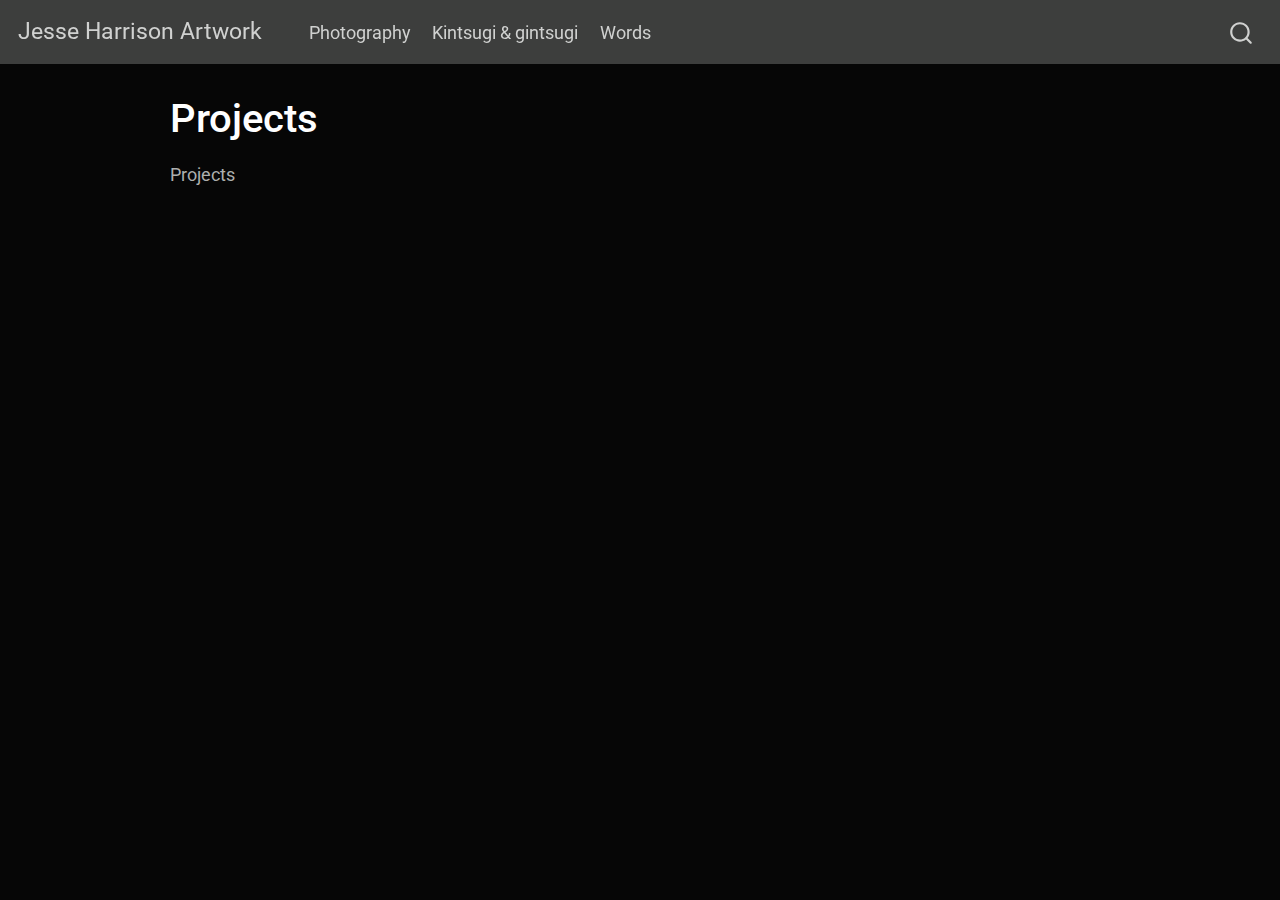
<file: docs/about.html>
<!DOCTYPE html>
<html xmlns="http://www.w3.org/1999/xhtml" lang="en" xml:lang="en"><head>

<meta charset="utf-8">
<meta name="generator" content="quarto-1.2.335">

<meta name="viewport" content="width=device-width, initial-scale=1.0, user-scalable=yes">


<title>Jesse Harrison Artwork - Projects</title>
<style>
code{white-space: pre-wrap;}
span.smallcaps{font-variant: small-caps;}
div.columns{display: flex; gap: min(4vw, 1.5em);}
div.column{flex: auto; overflow-x: auto;}
div.hanging-indent{margin-left: 1.5em; text-indent: -1.5em;}
ul.task-list{list-style: none;}
ul.task-list li input[type="checkbox"] {
  width: 0.8em;
  margin: 0 0.8em 0.2em -1.6em;
  vertical-align: middle;
}
</style>


<script src="site_libs/quarto-nav/quarto-nav.js"></script>
<script src="site_libs/quarto-nav/headroom.min.js"></script>
<script src="site_libs/clipboard/clipboard.min.js"></script>
<script src="site_libs/quarto-search/autocomplete.umd.js"></script>
<script src="site_libs/quarto-search/fuse.min.js"></script>
<script src="site_libs/quarto-search/quarto-search.js"></script>
<meta name="quarto:offset" content="./">
<script src="site_libs/quarto-html/quarto.js"></script>
<script src="site_libs/quarto-html/popper.min.js"></script>
<script src="site_libs/quarto-html/tippy.umd.min.js"></script>
<script src="site_libs/quarto-html/anchor.min.js"></script>
<link href="site_libs/quarto-html/tippy.css" rel="stylesheet">
<link href="site_libs/quarto-html/quarto-syntax-highlighting-dark.css" rel="stylesheet" id="quarto-text-highlighting-styles">
<script src="site_libs/bootstrap/bootstrap.min.js"></script>
<link href="site_libs/bootstrap/bootstrap-icons.css" rel="stylesheet">
<link href="site_libs/bootstrap/bootstrap.min.css" rel="stylesheet" id="quarto-bootstrap" data-mode="dark">
<script id="quarto-search-options" type="application/json">{
  "location": "navbar",
  "copy-button": false,
  "collapse-after": 3,
  "panel-placement": "end",
  "type": "overlay",
  "limit": 20,
  "language": {
    "search-no-results-text": "No results",
    "search-matching-documents-text": "matching documents",
    "search-copy-link-title": "Copy link to search",
    "search-hide-matches-text": "Hide additional matches",
    "search-more-match-text": "more match in this document",
    "search-more-matches-text": "more matches in this document",
    "search-clear-button-title": "Clear",
    "search-detached-cancel-button-title": "Cancel",
    "search-submit-button-title": "Submit"
  }
}</script>


<link rel="stylesheet" href="styles.css">
</head>

<body class="nav-fixed">

<div id="quarto-search-results"></div>
  <header id="quarto-header" class="headroom fixed-top">
    <nav class="navbar navbar-expand-lg navbar-dark ">
      <div class="navbar-container container-fluid">
      <div class="navbar-brand-container">
    <a class="navbar-brand" href="./index.html">
    <span class="navbar-title">Jesse Harrison Artwork</span>
    </a>
  </div>
          <button class="navbar-toggler" type="button" data-bs-toggle="collapse" data-bs-target="#navbarCollapse" aria-controls="navbarCollapse" aria-expanded="false" aria-label="Toggle navigation" onclick="if (window.quartoToggleHeadroom) { window.quartoToggleHeadroom(); }">
  <span class="navbar-toggler-icon"></span>
</button>
          <div class="collapse navbar-collapse" id="navbarCollapse">
            <ul class="navbar-nav navbar-nav-scroll me-auto">
  <li class="nav-item">
    <a class="nav-link" href="./photography.html">
 <span class="menu-text">Photography</span></a>
  </li>  
  <li class="nav-item">
    <a class="nav-link" href="./kintsugi.html">
 <span class="menu-text">Kintsugi &amp; gintsugi</span></a>
  </li>  
  <li class="nav-item">
    <a class="nav-link" href="./words.html">
 <span class="menu-text">Words</span></a>
  </li>  
</ul>
              <div id="quarto-search" class="" title="Search"></div>
          </div> <!-- /navcollapse -->
      </div> <!-- /container-fluid -->
    </nav>
</header>
<!-- content -->
<div id="quarto-content" class="quarto-container page-columns page-rows-contents page-layout-article page-navbar">
<!-- sidebar -->
<!-- margin-sidebar -->
    <div id="quarto-margin-sidebar" class="sidebar margin-sidebar">
        
    </div>
<!-- main -->
<main class="content" id="quarto-document-content">

<header id="title-block-header" class="quarto-title-block default">
<div class="quarto-title">
<h1 class="title">Projects</h1>
</div>



<div class="quarto-title-meta">

    
  
    
  </div>
  

</header>

<p>Projects</p>



</main> <!-- /main -->
<script id="quarto-html-after-body" type="application/javascript">
window.document.addEventListener("DOMContentLoaded", function (event) {
  const toggleBodyColorMode = (bsSheetEl) => {
    const mode = bsSheetEl.getAttribute("data-mode");
    const bodyEl = window.document.querySelector("body");
    if (mode === "dark") {
      bodyEl.classList.add("quarto-dark");
      bodyEl.classList.remove("quarto-light");
    } else {
      bodyEl.classList.add("quarto-light");
      bodyEl.classList.remove("quarto-dark");
    }
  }
  const toggleBodyColorPrimary = () => {
    const bsSheetEl = window.document.querySelector("link#quarto-bootstrap");
    if (bsSheetEl) {
      toggleBodyColorMode(bsSheetEl);
    }
  }
  toggleBodyColorPrimary();  
  const icon = "";
  const anchorJS = new window.AnchorJS();
  anchorJS.options = {
    placement: 'right',
    icon: icon
  };
  anchorJS.add('.anchored');
  const clipboard = new window.ClipboardJS('.code-copy-button', {
    target: function(trigger) {
      return trigger.previousElementSibling;
    }
  });
  clipboard.on('success', function(e) {
    // button target
    const button = e.trigger;
    // don't keep focus
    button.blur();
    // flash "checked"
    button.classList.add('code-copy-button-checked');
    var currentTitle = button.getAttribute("title");
    button.setAttribute("title", "Copied!");
    let tooltip;
    if (window.bootstrap) {
      button.setAttribute("data-bs-toggle", "tooltip");
      button.setAttribute("data-bs-placement", "left");
      button.setAttribute("data-bs-title", "Copied!");
      tooltip = new bootstrap.Tooltip(button, 
        { trigger: "manual", 
          customClass: "code-copy-button-tooltip",
          offset: [0, -8]});
      tooltip.show();    
    }
    setTimeout(function() {
      if (tooltip) {
        tooltip.hide();
        button.removeAttribute("data-bs-title");
        button.removeAttribute("data-bs-toggle");
        button.removeAttribute("data-bs-placement");
      }
      button.setAttribute("title", currentTitle);
      button.classList.remove('code-copy-button-checked');
    }, 1000);
    // clear code selection
    e.clearSelection();
  });
  function tippyHover(el, contentFn) {
    const config = {
      allowHTML: true,
      content: contentFn,
      maxWidth: 500,
      delay: 100,
      arrow: false,
      appendTo: function(el) {
          return el.parentElement;
      },
      interactive: true,
      interactiveBorder: 10,
      theme: 'quarto',
      placement: 'bottom-start'
    };
    window.tippy(el, config); 
  }
  const noterefs = window.document.querySelectorAll('a[role="doc-noteref"]');
  for (var i=0; i<noterefs.length; i++) {
    const ref = noterefs[i];
    tippyHover(ref, function() {
      // use id or data attribute instead here
      let href = ref.getAttribute('data-footnote-href') || ref.getAttribute('href');
      try { href = new URL(href).hash; } catch {}
      const id = href.replace(/^#\/?/, "");
      const note = window.document.getElementById(id);
      return note.innerHTML;
    });
  }
  const findCites = (el) => {
    const parentEl = el.parentElement;
    if (parentEl) {
      const cites = parentEl.dataset.cites;
      if (cites) {
        return {
          el,
          cites: cites.split(' ')
        };
      } else {
        return findCites(el.parentElement)
      }
    } else {
      return undefined;
    }
  };
  var bibliorefs = window.document.querySelectorAll('a[role="doc-biblioref"]');
  for (var i=0; i<bibliorefs.length; i++) {
    const ref = bibliorefs[i];
    const citeInfo = findCites(ref);
    if (citeInfo) {
      tippyHover(citeInfo.el, function() {
        var popup = window.document.createElement('div');
        citeInfo.cites.forEach(function(cite) {
          var citeDiv = window.document.createElement('div');
          citeDiv.classList.add('hanging-indent');
          citeDiv.classList.add('csl-entry');
          var biblioDiv = window.document.getElementById('ref-' + cite);
          if (biblioDiv) {
            citeDiv.innerHTML = biblioDiv.innerHTML;
          }
          popup.appendChild(citeDiv);
        });
        return popup.innerHTML;
      });
    }
  }
});
</script>
</div> <!-- /content -->



</body></html>
</file>
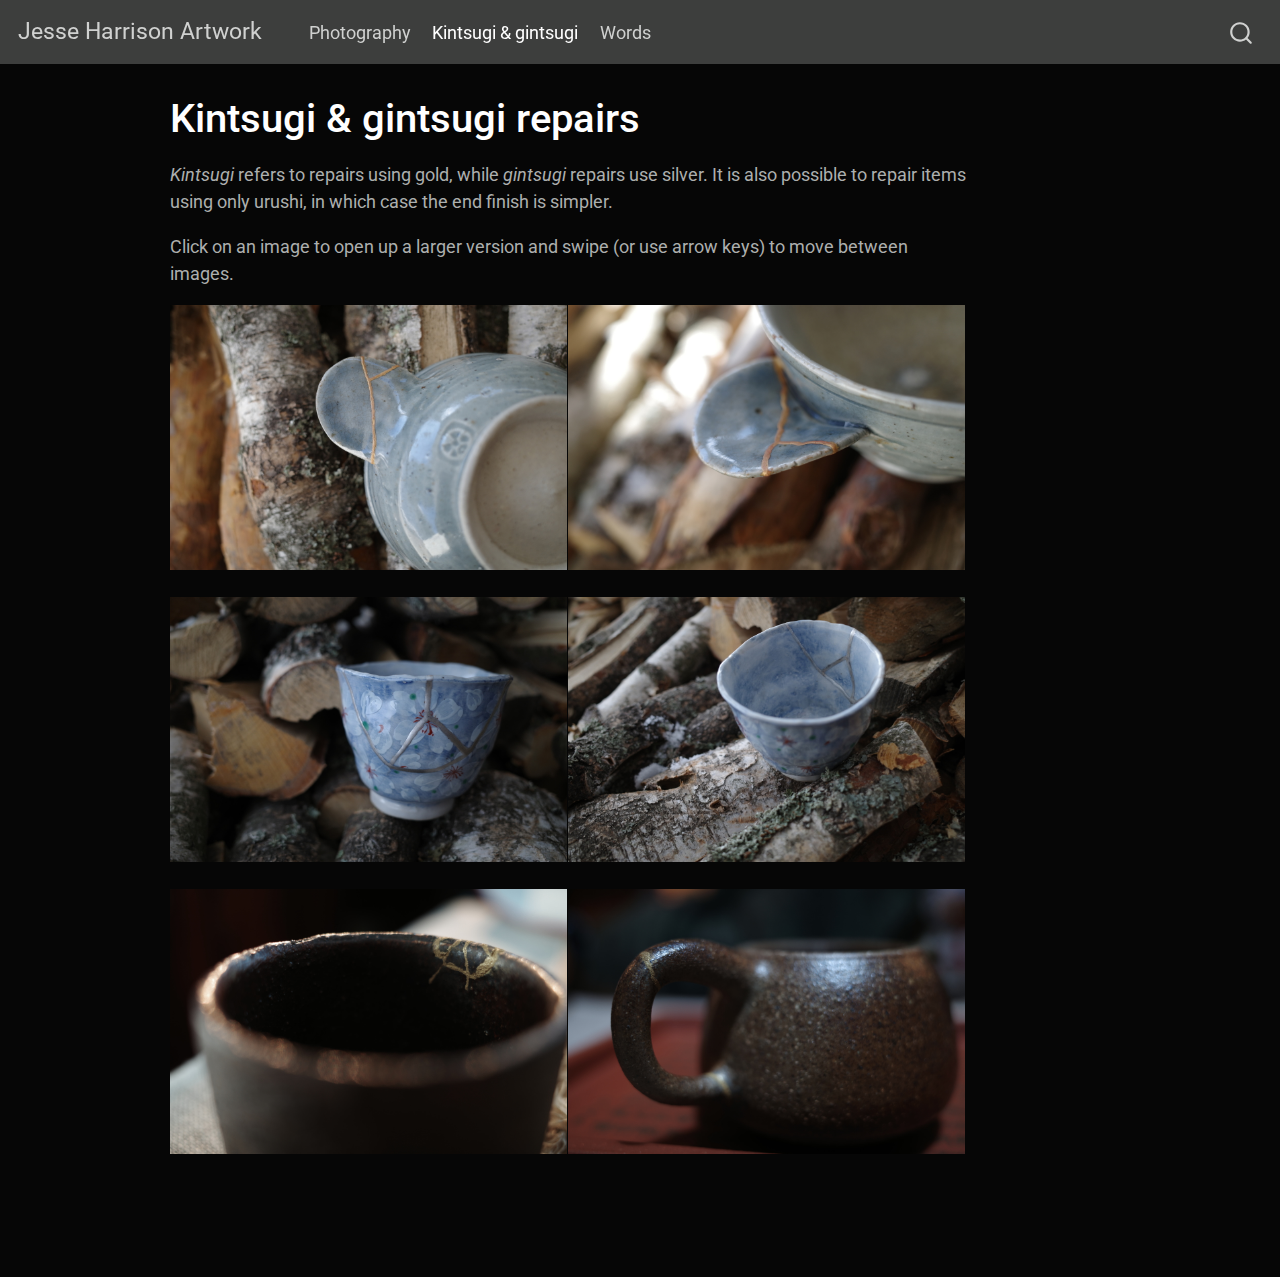
<file: docs/kintsugi.html>
<!DOCTYPE html>
<html xmlns="http://www.w3.org/1999/xhtml" lang="en" xml:lang="en"><head>

<meta charset="utf-8">
<meta name="generator" content="quarto-1.2.335">

<meta name="viewport" content="width=device-width, initial-scale=1.0, user-scalable=yes">


<title>Jesse Harrison Artwork - Kintsugi &amp; gintsugi repairs</title>
<style>
code{white-space: pre-wrap;}
span.smallcaps{font-variant: small-caps;}
div.columns{display: flex; gap: min(4vw, 1.5em);}
div.column{flex: auto; overflow-x: auto;}
div.hanging-indent{margin-left: 1.5em; text-indent: -1.5em;}
ul.task-list{list-style: none;}
ul.task-list li input[type="checkbox"] {
  width: 0.8em;
  margin: 0 0.8em 0.2em -1.6em;
  vertical-align: middle;
}
</style>


<script src="site_libs/quarto-nav/quarto-nav.js"></script>
<script src="site_libs/quarto-nav/headroom.min.js"></script>
<script src="site_libs/clipboard/clipboard.min.js"></script>
<script src="site_libs/quarto-search/autocomplete.umd.js"></script>
<script src="site_libs/quarto-search/fuse.min.js"></script>
<script src="site_libs/quarto-search/quarto-search.js"></script>
<meta name="quarto:offset" content="./">
<script src="site_libs/quarto-html/quarto.js"></script>
<script src="site_libs/quarto-html/popper.min.js"></script>
<script src="site_libs/quarto-html/tippy.umd.min.js"></script>
<script src="site_libs/quarto-html/anchor.min.js"></script>
<link href="site_libs/quarto-html/tippy.css" rel="stylesheet">
<link href="site_libs/quarto-html/quarto-syntax-highlighting-dark.css" rel="stylesheet" id="quarto-text-highlighting-styles">
<script src="site_libs/bootstrap/bootstrap.min.js"></script>
<link href="site_libs/bootstrap/bootstrap-icons.css" rel="stylesheet">
<link href="site_libs/bootstrap/bootstrap.min.css" rel="stylesheet" id="quarto-bootstrap" data-mode="dark">
<script src="site_libs/quarto-contrib/glightbox/glightbox.min.js"></script>
<link href="site_libs/quarto-contrib/glightbox/glightbox.min.css" rel="stylesheet">
<link href="site_libs/quarto-contrib/glightbox/lightbox.css" rel="stylesheet">
<script id="quarto-search-options" type="application/json">{
  "location": "navbar",
  "copy-button": false,
  "collapse-after": 3,
  "panel-placement": "end",
  "type": "overlay",
  "limit": 20,
  "language": {
    "search-no-results-text": "No results",
    "search-matching-documents-text": "matching documents",
    "search-copy-link-title": "Copy link to search",
    "search-hide-matches-text": "Hide additional matches",
    "search-more-match-text": "more match in this document",
    "search-more-matches-text": "more matches in this document",
    "search-clear-button-title": "Clear",
    "search-detached-cancel-button-title": "Cancel",
    "search-submit-button-title": "Submit"
  }
}</script>


<link rel="stylesheet" href="styles.css">
</head>

<body class="nav-fixed">

<div id="quarto-search-results"></div>
  <header id="quarto-header" class="headroom fixed-top">
    <nav class="navbar navbar-expand-lg navbar-dark ">
      <div class="navbar-container container-fluid">
      <div class="navbar-brand-container">
    <a class="navbar-brand" href="./index.html">
    <span class="navbar-title">Jesse Harrison Artwork</span>
    </a>
  </div>
          <button class="navbar-toggler" type="button" data-bs-toggle="collapse" data-bs-target="#navbarCollapse" aria-controls="navbarCollapse" aria-expanded="false" aria-label="Toggle navigation" onclick="if (window.quartoToggleHeadroom) { window.quartoToggleHeadroom(); }">
  <span class="navbar-toggler-icon"></span>
</button>
          <div class="collapse navbar-collapse" id="navbarCollapse">
            <ul class="navbar-nav navbar-nav-scroll me-auto">
  <li class="nav-item">
    <a class="nav-link" href="./photography.html">
 <span class="menu-text">Photography</span></a>
  </li>  
  <li class="nav-item">
    <a class="nav-link active" href="./kintsugi.html" aria-current="page">
 <span class="menu-text">Kintsugi &amp; gintsugi</span></a>
  </li>  
  <li class="nav-item">
    <a class="nav-link" href="./words.html">
 <span class="menu-text">Words</span></a>
  </li>  
</ul>
              <div id="quarto-search" class="" title="Search"></div>
          </div> <!-- /navcollapse -->
      </div> <!-- /container-fluid -->
    </nav>
</header>
<!-- content -->
<div id="quarto-content" class="quarto-container page-columns page-rows-contents page-layout-article page-navbar">
<!-- sidebar -->
<!-- margin-sidebar -->
    <div id="quarto-margin-sidebar" class="sidebar margin-sidebar">
        
    </div>
<!-- main -->
<main class="content" id="quarto-document-content">

<header id="title-block-header" class="quarto-title-block default">
<div class="quarto-title">
<h1 class="title">Kintsugi &amp; gintsugi repairs</h1>
</div>



<div class="quarto-title-meta">

    
  
    
  </div>
  

</header>

<p><em>Kintsugi</em> refers to repairs using gold, while <em>gintsugi</em> repairs use silver. It is also possible to repair items using only urushi, in which case the end finish is simpler.</p>
<p>Click on an image to open up a larger version and swipe (or use arrow keys) to move between images.</p>
<div class="quarto-layout-panel">
<div class="quarto-layout-row quarto-layout-valign-top">
<div class="quarto-figure quarto-figure-center" style="flex-basis: 50.0%;justify-content: center;">
<figure class="figure">
<p><a href="static/kintsugi/0005.jpg" class="lightbox" data-gallery="elsewhere"><img src="static/kintsugi/0005.jpg" class="img-fluid figure-img"></a></p>
</figure>
</div>
<div class="quarto-figure quarto-figure-center" style="flex-basis: 50.0%;justify-content: center;">
<figure class="figure">
<p><a href="static/kintsugi/0006.jpg" class="lightbox" data-gallery="elsewhere"><img src="static/kintsugi/0006.jpg" class="img-fluid figure-img"></a></p>
</figure>
</div>
</div>
<div class="quarto-layout-row quarto-layout-valign-top">
<div class="quarto-figure quarto-figure-center" style="flex-basis: 50.0%;justify-content: center;">
<figure class="figure">
<p><a href="static/kintsugi/0003.jpg" class="lightbox" data-gallery="elsewhere"><img src="static/kintsugi/0003.jpg" class="img-fluid figure-img"></a></p>
</figure>
</div>
<div class="quarto-figure quarto-figure-center" style="flex-basis: 50.0%;justify-content: center;">
<figure class="figure">
<p><a href="static/kintsugi/0004.jpg" class="lightbox" data-gallery="elsewhere"><img src="static/kintsugi/0004.jpg" class="img-fluid figure-img"></a></p>
</figure>
</div>
</div>
<div class="quarto-layout-row quarto-layout-valign-top">
<div class="quarto-figure quarto-figure-center" style="flex-basis: 50.0%;justify-content: center;">
<figure class="figure">
<p><a href="static/kintsugi/0001.jpg" class="lightbox" data-gallery="elsewhere"><img src="static/kintsugi/0001.jpg" class="img-fluid figure-img"></a></p>
</figure>
</div>
<div class="quarto-figure quarto-figure-center" style="flex-basis: 50.0%;justify-content: center;">
<figure class="figure">
<p><a href="static/kintsugi/0002.jpg" class="lightbox" data-gallery="elsewhere"><img src="static/kintsugi/0002.jpg" class="img-fluid figure-img"></a></p>
</figure>
</div>
</div>
</div>



</main> <!-- /main -->
<script id="quarto-html-after-body" type="application/javascript">
window.document.addEventListener("DOMContentLoaded", function (event) {
  const toggleBodyColorMode = (bsSheetEl) => {
    const mode = bsSheetEl.getAttribute("data-mode");
    const bodyEl = window.document.querySelector("body");
    if (mode === "dark") {
      bodyEl.classList.add("quarto-dark");
      bodyEl.classList.remove("quarto-light");
    } else {
      bodyEl.classList.add("quarto-light");
      bodyEl.classList.remove("quarto-dark");
    }
  }
  const toggleBodyColorPrimary = () => {
    const bsSheetEl = window.document.querySelector("link#quarto-bootstrap");
    if (bsSheetEl) {
      toggleBodyColorMode(bsSheetEl);
    }
  }
  toggleBodyColorPrimary();  
  const icon = "";
  const anchorJS = new window.AnchorJS();
  anchorJS.options = {
    placement: 'right',
    icon: icon
  };
  anchorJS.add('.anchored');
  const clipboard = new window.ClipboardJS('.code-copy-button', {
    target: function(trigger) {
      return trigger.previousElementSibling;
    }
  });
  clipboard.on('success', function(e) {
    // button target
    const button = e.trigger;
    // don't keep focus
    button.blur();
    // flash "checked"
    button.classList.add('code-copy-button-checked');
    var currentTitle = button.getAttribute("title");
    button.setAttribute("title", "Copied!");
    let tooltip;
    if (window.bootstrap) {
      button.setAttribute("data-bs-toggle", "tooltip");
      button.setAttribute("data-bs-placement", "left");
      button.setAttribute("data-bs-title", "Copied!");
      tooltip = new bootstrap.Tooltip(button, 
        { trigger: "manual", 
          customClass: "code-copy-button-tooltip",
          offset: [0, -8]});
      tooltip.show();    
    }
    setTimeout(function() {
      if (tooltip) {
        tooltip.hide();
        button.removeAttribute("data-bs-title");
        button.removeAttribute("data-bs-toggle");
        button.removeAttribute("data-bs-placement");
      }
      button.setAttribute("title", currentTitle);
      button.classList.remove('code-copy-button-checked');
    }, 1000);
    // clear code selection
    e.clearSelection();
  });
  function tippyHover(el, contentFn) {
    const config = {
      allowHTML: true,
      content: contentFn,
      maxWidth: 500,
      delay: 100,
      arrow: false,
      appendTo: function(el) {
          return el.parentElement;
      },
      interactive: true,
      interactiveBorder: 10,
      theme: 'quarto',
      placement: 'bottom-start'
    };
    window.tippy(el, config); 
  }
  const noterefs = window.document.querySelectorAll('a[role="doc-noteref"]');
  for (var i=0; i<noterefs.length; i++) {
    const ref = noterefs[i];
    tippyHover(ref, function() {
      // use id or data attribute instead here
      let href = ref.getAttribute('data-footnote-href') || ref.getAttribute('href');
      try { href = new URL(href).hash; } catch {}
      const id = href.replace(/^#\/?/, "");
      const note = window.document.getElementById(id);
      return note.innerHTML;
    });
  }
  const findCites = (el) => {
    const parentEl = el.parentElement;
    if (parentEl) {
      const cites = parentEl.dataset.cites;
      if (cites) {
        return {
          el,
          cites: cites.split(' ')
        };
      } else {
        return findCites(el.parentElement)
      }
    } else {
      return undefined;
    }
  };
  var bibliorefs = window.document.querySelectorAll('a[role="doc-biblioref"]');
  for (var i=0; i<bibliorefs.length; i++) {
    const ref = bibliorefs[i];
    const citeInfo = findCites(ref);
    if (citeInfo) {
      tippyHover(citeInfo.el, function() {
        var popup = window.document.createElement('div');
        citeInfo.cites.forEach(function(cite) {
          var citeDiv = window.document.createElement('div');
          citeDiv.classList.add('hanging-indent');
          citeDiv.classList.add('csl-entry');
          var biblioDiv = window.document.getElementById('ref-' + cite);
          if (biblioDiv) {
            citeDiv.innerHTML = biblioDiv.innerHTML;
          }
          popup.appendChild(citeDiv);
        });
        return popup.innerHTML;
      });
    }
  }
});
</script>
</div> <!-- /content -->
<script>var lightboxQuarto = GLightbox({"loop":true,"descPosition":"bottom","closeEffect":"zoom","selector":".lightbox","openEffect":"zoom"});</script>



</body></html>
</file>
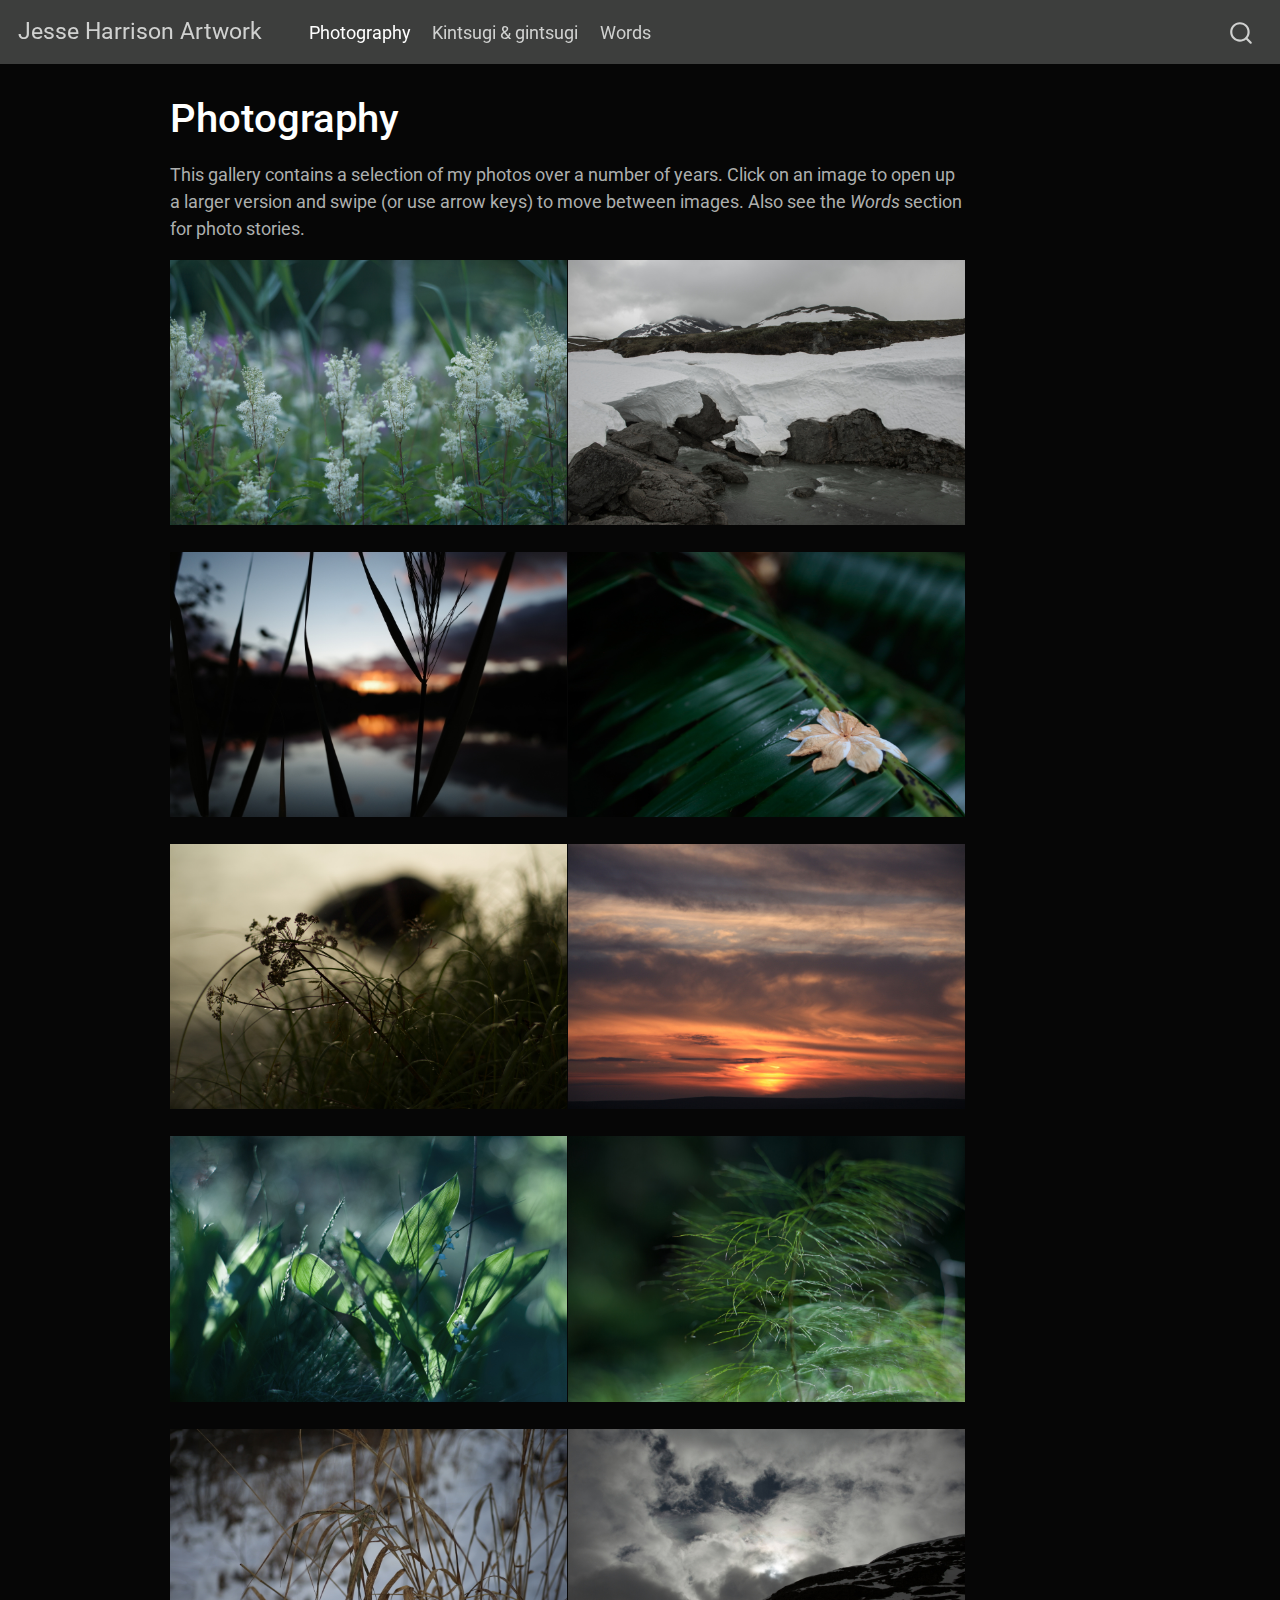
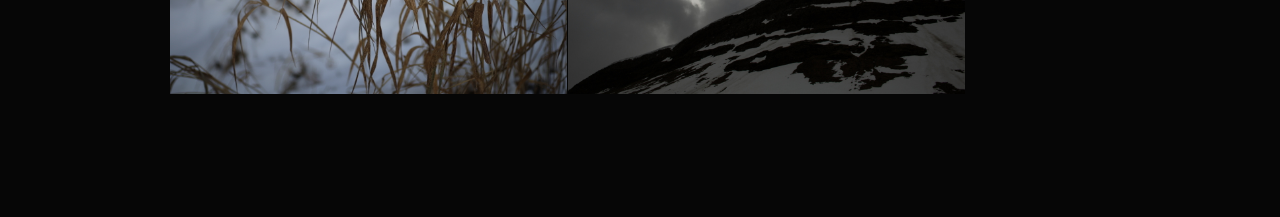
<file: docs/photography.html>
<!DOCTYPE html>
<html xmlns="http://www.w3.org/1999/xhtml" lang="en" xml:lang="en"><head>

<meta charset="utf-8">
<meta name="generator" content="quarto-1.2.335">

<meta name="viewport" content="width=device-width, initial-scale=1.0, user-scalable=yes">


<title>Jesse Harrison Artwork - Photography</title>
<style>
code{white-space: pre-wrap;}
span.smallcaps{font-variant: small-caps;}
div.columns{display: flex; gap: min(4vw, 1.5em);}
div.column{flex: auto; overflow-x: auto;}
div.hanging-indent{margin-left: 1.5em; text-indent: -1.5em;}
ul.task-list{list-style: none;}
ul.task-list li input[type="checkbox"] {
  width: 0.8em;
  margin: 0 0.8em 0.2em -1.6em;
  vertical-align: middle;
}
</style>


<script src="site_libs/quarto-nav/quarto-nav.js"></script>
<script src="site_libs/quarto-nav/headroom.min.js"></script>
<script src="site_libs/clipboard/clipboard.min.js"></script>
<script src="site_libs/quarto-search/autocomplete.umd.js"></script>
<script src="site_libs/quarto-search/fuse.min.js"></script>
<script src="site_libs/quarto-search/quarto-search.js"></script>
<meta name="quarto:offset" content="./">
<script src="site_libs/quarto-html/quarto.js"></script>
<script src="site_libs/quarto-html/popper.min.js"></script>
<script src="site_libs/quarto-html/tippy.umd.min.js"></script>
<script src="site_libs/quarto-html/anchor.min.js"></script>
<link href="site_libs/quarto-html/tippy.css" rel="stylesheet">
<link href="site_libs/quarto-html/quarto-syntax-highlighting-dark.css" rel="stylesheet" id="quarto-text-highlighting-styles">
<script src="site_libs/bootstrap/bootstrap.min.js"></script>
<link href="site_libs/bootstrap/bootstrap-icons.css" rel="stylesheet">
<link href="site_libs/bootstrap/bootstrap.min.css" rel="stylesheet" id="quarto-bootstrap" data-mode="dark">
<script src="site_libs/quarto-contrib/glightbox/glightbox.min.js"></script>
<link href="site_libs/quarto-contrib/glightbox/glightbox.min.css" rel="stylesheet">
<link href="site_libs/quarto-contrib/glightbox/lightbox.css" rel="stylesheet">
<script id="quarto-search-options" type="application/json">{
  "location": "navbar",
  "copy-button": false,
  "collapse-after": 3,
  "panel-placement": "end",
  "type": "overlay",
  "limit": 20,
  "language": {
    "search-no-results-text": "No results",
    "search-matching-documents-text": "matching documents",
    "search-copy-link-title": "Copy link to search",
    "search-hide-matches-text": "Hide additional matches",
    "search-more-match-text": "more match in this document",
    "search-more-matches-text": "more matches in this document",
    "search-clear-button-title": "Clear",
    "search-detached-cancel-button-title": "Cancel",
    "search-submit-button-title": "Submit"
  }
}</script>


<link rel="stylesheet" href="styles.css">
</head>

<body class="nav-fixed">

<div id="quarto-search-results"></div>
  <header id="quarto-header" class="headroom fixed-top">
    <nav class="navbar navbar-expand-lg navbar-dark ">
      <div class="navbar-container container-fluid">
      <div class="navbar-brand-container">
    <a class="navbar-brand" href="./index.html">
    <span class="navbar-title">Jesse Harrison Artwork</span>
    </a>
  </div>
          <button class="navbar-toggler" type="button" data-bs-toggle="collapse" data-bs-target="#navbarCollapse" aria-controls="navbarCollapse" aria-expanded="false" aria-label="Toggle navigation" onclick="if (window.quartoToggleHeadroom) { window.quartoToggleHeadroom(); }">
  <span class="navbar-toggler-icon"></span>
</button>
          <div class="collapse navbar-collapse" id="navbarCollapse">
            <ul class="navbar-nav navbar-nav-scroll me-auto">
  <li class="nav-item">
    <a class="nav-link active" href="./photography.html" aria-current="page">
 <span class="menu-text">Photography</span></a>
  </li>  
  <li class="nav-item">
    <a class="nav-link" href="./kintsugi.html">
 <span class="menu-text">Kintsugi &amp; gintsugi</span></a>
  </li>  
  <li class="nav-item">
    <a class="nav-link" href="./words.html">
 <span class="menu-text">Words</span></a>
  </li>  
</ul>
              <div id="quarto-search" class="" title="Search"></div>
          </div> <!-- /navcollapse -->
      </div> <!-- /container-fluid -->
    </nav>
</header>
<!-- content -->
<div id="quarto-content" class="quarto-container page-columns page-rows-contents page-layout-article page-navbar">
<!-- sidebar -->
<!-- margin-sidebar -->
    <div id="quarto-margin-sidebar" class="sidebar margin-sidebar">
        
    </div>
<!-- main -->
<main class="content" id="quarto-document-content">

<header id="title-block-header" class="quarto-title-block default">
<div class="quarto-title">
<h1 class="title">Photography</h1>
</div>



<div class="quarto-title-meta">

    
  
    
  </div>
  

</header>

<p>This gallery contains a selection of my photos over a number of years. Click on an image to open up a larger version and swipe (or use arrow keys) to move between images. Also see the <em>Words</em> section for photo stories.</p>
<div class="quarto-layout-panel">
<div class="quarto-layout-row quarto-layout-valign-top">
<div class="quarto-figure quarto-figure-center" style="flex-basis: 50.0%;justify-content: center;">
<figure class="figure">
<p><a href="static/photography/0010.jpg" class="lightbox" data-gallery="elsewhere"><img src="static/photography/0010.jpg" class="img-fluid figure-img"></a></p>
</figure>
</div>
<div class="quarto-figure quarto-figure-center" style="flex-basis: 50.0%;justify-content: center;">
<figure class="figure">
<p><a href="static/photography/0013.jpg" class="lightbox" data-gallery="elsewhere"><img src="static/photography/0013.jpg" class="img-fluid figure-img"></a></p>
</figure>
</div>
</div>
<div class="quarto-layout-row quarto-layout-valign-top">
<div class="quarto-figure quarto-figure-center" style="flex-basis: 50.0%;justify-content: center;">
<figure class="figure">
<p><a href="static/photography/0003.jpg" class="lightbox" data-gallery="elsewhere"><img src="static/photography/0003.jpg" class="img-fluid figure-img"></a></p>
</figure>
</div>
<div class="quarto-figure quarto-figure-center" style="flex-basis: 50.0%;justify-content: center;">
<figure class="figure">
<p><a href="static/photography/0033.jpg" class="lightbox" data-gallery="elsewhere"><img src="static/photography/0033.jpg" class="img-fluid figure-img"></a></p>
</figure>
</div>
</div>
<div class="quarto-layout-row quarto-layout-valign-top">
<div class="quarto-figure quarto-figure-center" style="flex-basis: 50.0%;justify-content: center;">
<figure class="figure">
<p><a href="static/photography/0028.jpg" class="lightbox" data-gallery="elsewhere"><img src="static/photography/0028.jpg" class="img-fluid figure-img"></a></p>
</figure>
</div>
<div class="quarto-figure quarto-figure-center" style="flex-basis: 50.0%;justify-content: center;">
<figure class="figure">
<p><a href="static/photography/0031.jpg" class="lightbox" data-gallery="elsewhere"><img src="static/photography/0031.jpg" class="img-fluid figure-img"></a></p>
</figure>
</div>
</div>
<div class="quarto-layout-row quarto-layout-valign-top">
<div class="quarto-figure quarto-figure-center" style="flex-basis: 50.0%;justify-content: center;">
<figure class="figure">
<p><a href="static/photography/0007.jpg" class="lightbox" data-gallery="elsewhere"><img src="static/photography/0007.jpg" class="img-fluid figure-img"></a></p>
</figure>
</div>
<div class="quarto-figure quarto-figure-center" style="flex-basis: 50.0%;justify-content: center;">
<figure class="figure">
<p><a href="static/photography/0029.jpg" class="lightbox" data-gallery="elsewhere"><img src="static/photography/0029.jpg" class="img-fluid figure-img"></a></p>
</figure>
</div>
</div>
<div class="quarto-layout-row quarto-layout-valign-top">
<div class="quarto-figure quarto-figure-center" style="flex-basis: 50.0%;justify-content: center;">
<figure class="figure">
<p><a href="static/photography/0002.jpg" class="lightbox" data-gallery="elsewhere"><img src="static/photography/0002.jpg" class="img-fluid figure-img"></a></p>
</figure>
</div>
<div class="quarto-figure quarto-figure-center" style="flex-basis: 50.0%;justify-content: center;">
<figure class="figure">
<p><a href="static/photography/0018.jpg" class="lightbox" data-gallery="elsewhere"><img src="static/photography/0018.jpg" class="img-fluid figure-img"></a></p>
</figure>
</div>
</div>
</div>



</main> <!-- /main -->
<script id="quarto-html-after-body" type="application/javascript">
window.document.addEventListener("DOMContentLoaded", function (event) {
  const toggleBodyColorMode = (bsSheetEl) => {
    const mode = bsSheetEl.getAttribute("data-mode");
    const bodyEl = window.document.querySelector("body");
    if (mode === "dark") {
      bodyEl.classList.add("quarto-dark");
      bodyEl.classList.remove("quarto-light");
    } else {
      bodyEl.classList.add("quarto-light");
      bodyEl.classList.remove("quarto-dark");
    }
  }
  const toggleBodyColorPrimary = () => {
    const bsSheetEl = window.document.querySelector("link#quarto-bootstrap");
    if (bsSheetEl) {
      toggleBodyColorMode(bsSheetEl);
    }
  }
  toggleBodyColorPrimary();  
  const icon = "";
  const anchorJS = new window.AnchorJS();
  anchorJS.options = {
    placement: 'right',
    icon: icon
  };
  anchorJS.add('.anchored');
  const clipboard = new window.ClipboardJS('.code-copy-button', {
    target: function(trigger) {
      return trigger.previousElementSibling;
    }
  });
  clipboard.on('success', function(e) {
    // button target
    const button = e.trigger;
    // don't keep focus
    button.blur();
    // flash "checked"
    button.classList.add('code-copy-button-checked');
    var currentTitle = button.getAttribute("title");
    button.setAttribute("title", "Copied!");
    let tooltip;
    if (window.bootstrap) {
      button.setAttribute("data-bs-toggle", "tooltip");
      button.setAttribute("data-bs-placement", "left");
      button.setAttribute("data-bs-title", "Copied!");
      tooltip = new bootstrap.Tooltip(button, 
        { trigger: "manual", 
          customClass: "code-copy-button-tooltip",
          offset: [0, -8]});
      tooltip.show();    
    }
    setTimeout(function() {
      if (tooltip) {
        tooltip.hide();
        button.removeAttribute("data-bs-title");
        button.removeAttribute("data-bs-toggle");
        button.removeAttribute("data-bs-placement");
      }
      button.setAttribute("title", currentTitle);
      button.classList.remove('code-copy-button-checked');
    }, 1000);
    // clear code selection
    e.clearSelection();
  });
  function tippyHover(el, contentFn) {
    const config = {
      allowHTML: true,
      content: contentFn,
      maxWidth: 500,
      delay: 100,
      arrow: false,
      appendTo: function(el) {
          return el.parentElement;
      },
      interactive: true,
      interactiveBorder: 10,
      theme: 'quarto',
      placement: 'bottom-start'
    };
    window.tippy(el, config); 
  }
  const noterefs = window.document.querySelectorAll('a[role="doc-noteref"]');
  for (var i=0; i<noterefs.length; i++) {
    const ref = noterefs[i];
    tippyHover(ref, function() {
      // use id or data attribute instead here
      let href = ref.getAttribute('data-footnote-href') || ref.getAttribute('href');
      try { href = new URL(href).hash; } catch {}
      const id = href.replace(/^#\/?/, "");
      const note = window.document.getElementById(id);
      return note.innerHTML;
    });
  }
  const findCites = (el) => {
    const parentEl = el.parentElement;
    if (parentEl) {
      const cites = parentEl.dataset.cites;
      if (cites) {
        return {
          el,
          cites: cites.split(' ')
        };
      } else {
        return findCites(el.parentElement)
      }
    } else {
      return undefined;
    }
  };
  var bibliorefs = window.document.querySelectorAll('a[role="doc-biblioref"]');
  for (var i=0; i<bibliorefs.length; i++) {
    const ref = bibliorefs[i];
    const citeInfo = findCites(ref);
    if (citeInfo) {
      tippyHover(citeInfo.el, function() {
        var popup = window.document.createElement('div');
        citeInfo.cites.forEach(function(cite) {
          var citeDiv = window.document.createElement('div');
          citeDiv.classList.add('hanging-indent');
          citeDiv.classList.add('csl-entry');
          var biblioDiv = window.document.getElementById('ref-' + cite);
          if (biblioDiv) {
            citeDiv.innerHTML = biblioDiv.innerHTML;
          }
          popup.appendChild(citeDiv);
        });
        return popup.innerHTML;
      });
    }
  }
});
</script>
</div> <!-- /content -->
<script>var lightboxQuarto = GLightbox({"closeEffect":"zoom","loop":true,"descPosition":"bottom","openEffect":"zoom","selector":".lightbox"});</script>



</body></html>
</file>
<file: docs/site_libs/quarto-html/tippy.css>
.tippy-box[data-animation=fade][data-state=hidden]{opacity:0}[data-tippy-root]{max-width:calc(100vw - 10px)}.tippy-box{position:relative;background-color:#333;color:#fff;border-radius:4px;font-size:14px;line-height:1.4;white-space:normal;outline:0;transition-property:transform,visibility,opacity}.tippy-box[data-placement^=top]>.tippy-arrow{bottom:0}.tippy-box[data-placement^=top]>.tippy-arrow:before{bottom:-7px;left:0;border-width:8px 8px 0;border-top-color:initial;transform-origin:center top}.tippy-box[data-placement^=bottom]>.tippy-arrow{top:0}.tippy-box[data-placement^=bottom]>.tippy-arrow:before{top:-7px;left:0;border-width:0 8px 8px;border-bottom-color:initial;transform-origin:center bottom}.tippy-box[data-placement^=left]>.tippy-arrow{right:0}.tippy-box[data-placement^=left]>.tippy-arrow:before{border-width:8px 0 8px 8px;border-left-color:initial;right:-7px;transform-origin:center left}.tippy-box[data-placement^=right]>.tippy-arrow{left:0}.tippy-box[data-placement^=right]>.tippy-arrow:before{left:-7px;border-width:8px 8px 8px 0;border-right-color:initial;transform-origin:center right}.tippy-box[data-inertia][data-state=visible]{transition-timing-function:cubic-bezier(.54,1.5,.38,1.11)}.tippy-arrow{width:16px;height:16px;color:#333}.tippy-arrow:before{content:"";position:absolute;border-color:transparent;border-style:solid}.tippy-content{position:relative;padding:5px 9px;z-index:1}
</file>
<file: docs/site_libs/quarto-html/quarto-syntax-highlighting-dark.css>
/* quarto syntax highlight colors */
:root {
  --quarto-hl-al-color: #f07178;
  --quarto-hl-an-color: #d4d0ab;
  --quarto-hl-at-color: #00e0e0;
  --quarto-hl-bn-color: #d4d0ab;
  --quarto-hl-bu-color: #abe338;
  --quarto-hl-ch-color: #abe338;
  --quarto-hl-co-color: #f8f8f2;
  --quarto-hl-cv-color: #ffd700;
  --quarto-hl-cn-color: #ffd700;
  --quarto-hl-cf-color: #ffa07a;
  --quarto-hl-dt-color: #ffa07a;
  --quarto-hl-dv-color: #d4d0ab;
  --quarto-hl-do-color: #f8f8f2;
  --quarto-hl-er-color: #f07178;
  --quarto-hl-ex-color: #00e0e0;
  --quarto-hl-fl-color: #d4d0ab;
  --quarto-hl-fu-color: #ffa07a;
  --quarto-hl-im-color: #abe338;
  --quarto-hl-in-color: #d4d0ab;
  --quarto-hl-kw-color: #ffa07a;
  --quarto-hl-op-color: #ffa07a;
  --quarto-hl-ot-color: #00e0e0;
  --quarto-hl-pp-color: #dcc6e0;
  --quarto-hl-re-color: #00e0e0;
  --quarto-hl-sc-color: #abe338;
  --quarto-hl-ss-color: #abe338;
  --quarto-hl-st-color: #abe338;
  --quarto-hl-va-color: #00e0e0;
  --quarto-hl-vs-color: #abe338;
  --quarto-hl-wa-color: #dcc6e0;
}

/* other quarto variables */
:root {
  --quarto-font-monospace: SFMono-Regular, Menlo, Monaco, Consolas, "Liberation Mono", "Courier New", monospace;
}

code span.al {
  font-weight: bold;
  color: #f07178;
}

code span.an {
  color: #d4d0ab;
}

code span.at {
  color: #00e0e0;
}

code span.bn {
  color: #d4d0ab;
}

code span.bu {
  color: #abe338;
}

code span.ch {
  color: #abe338;
}

code span.co {
  font-style: italic;
  color: #f8f8f2;
}

code span.cv {
  color: #ffd700;
}

code span.cn {
  color: #ffd700;
}

code span.cf {
  font-weight: bold;
  color: #ffa07a;
}

code span.dt {
  color: #ffa07a;
}

code span.dv {
  color: #d4d0ab;
}

code span.do {
  color: #f8f8f2;
}

code span.er {
  color: #f07178;
  text-decoration: underline;
}

code span.ex {
  font-weight: bold;
  color: #00e0e0;
}

code span.fl {
  color: #d4d0ab;
}

code span.fu {
  color: #ffa07a;
}

code span.im {
  color: #abe338;
}

code span.in {
  color: #d4d0ab;
}

code span.kw {
  font-weight: bold;
  color: #ffa07a;
}

pre > code.sourceCode > span {
  color: #f8f8f2;
}

code span {
  color: #f8f8f2;
}

code.sourceCode > span {
  color: #f8f8f2;
}

div.sourceCode,
div.sourceCode pre.sourceCode {
  color: #f8f8f2;
}

code span.op {
  color: #ffa07a;
}

code span.ot {
  color: #00e0e0;
}

code span.pp {
  color: #dcc6e0;
}

code span.re {
  color: #00e0e0;
}

code span.sc {
  color: #abe338;
}

code span.ss {
  color: #abe338;
}

code span.st {
  color: #abe338;
}

code span.va {
  color: #00e0e0;
}

code span.vs {
  color: #abe338;
}

code span.wa {
  color: #dcc6e0;
}

.prevent-inlining {
  content: "</";
}

/*# sourceMappingURL=935a306eefa94366c21e1a970dddb765.css.map */
</file>
<file: docs/styles.css>
/* css styles */
</file>
